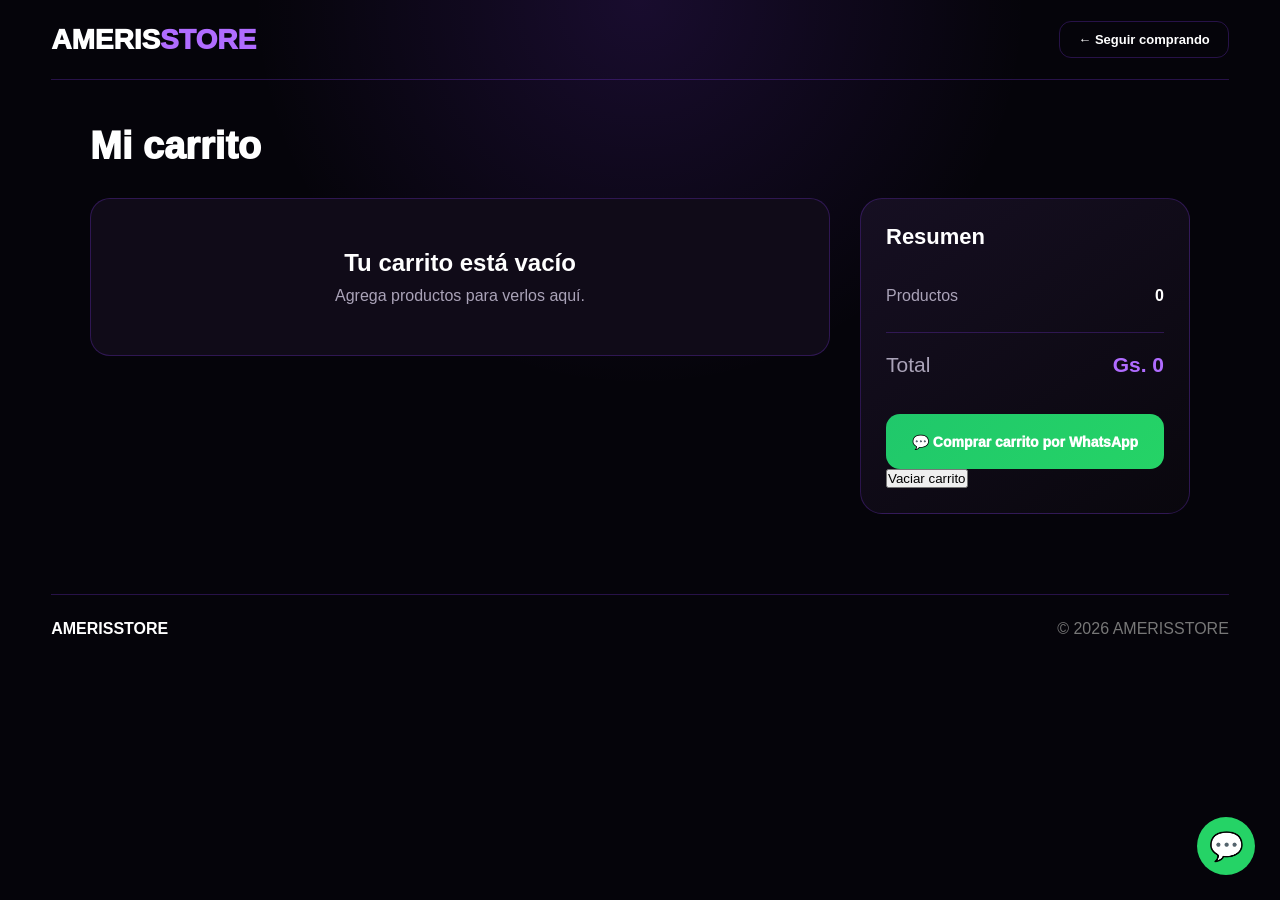
<file: carrito.html>
<!DOCTYPE html>

<html lang="es">


<head>

<meta charset="UTF-8">

<meta name="viewport" content="width=device-width, initial-scale=1.0">


<title>
AMERISSTORE | Carrito
</title>


<link rel="stylesheet" href="carrito.css">
<link rel="stylesheet" href="animaciones.css">


</head>



<body>





<!-- =========================
HEADER
========================= -->


<header class="cart-header">


<a href="index.html" class="cart-logo">

AMERIS<span>STORE</span>

</a>




<a href="index.html" class="back-button">

← Seguir comprando

</a>



</header>









<!-- =========================
CARRITO
========================= -->


<main class="cart-container">



<h1>

Mi carrito

</h1>







<section class="cart-content">





<!-- LISTA PRODUCTOS -->


<div

id="cartItems"

class="cart-items">


</div>









<!-- RESUMEN -->


<aside class="cart-summary">



<h2>

Resumen

</h2>





<div class="summary-line">


<span>

Productos

</span>


<strong id="cartCount">

0

</strong>


</div>







<div class="summary-line total">


<span>

Total

</span>


<strong id="cartTotal">

Gs. 0

</strong>


</div>







<button

id="checkoutWhatsapp"

class="checkout-button">


💬 Comprar carrito por WhatsApp


</button>







<button

id="clearCart"

class="clear-button">


Vaciar carrito


</button>





</aside>







</section>







</main>









<!-- WHATSAPP FLOTANTE -->


<a

href="https://wa.me/595981841136"

target="_blank"

class="floating-whatsapp">


💬


</a>









<!-- FOOTER -->


<footer class="cart-footer">


<strong>

AMERISSTORE

</strong>



<span>

© 2026 AMERISSTORE

</span>



</footer>








<script src="carrito.js"></script>


</body>


</html>
</file>
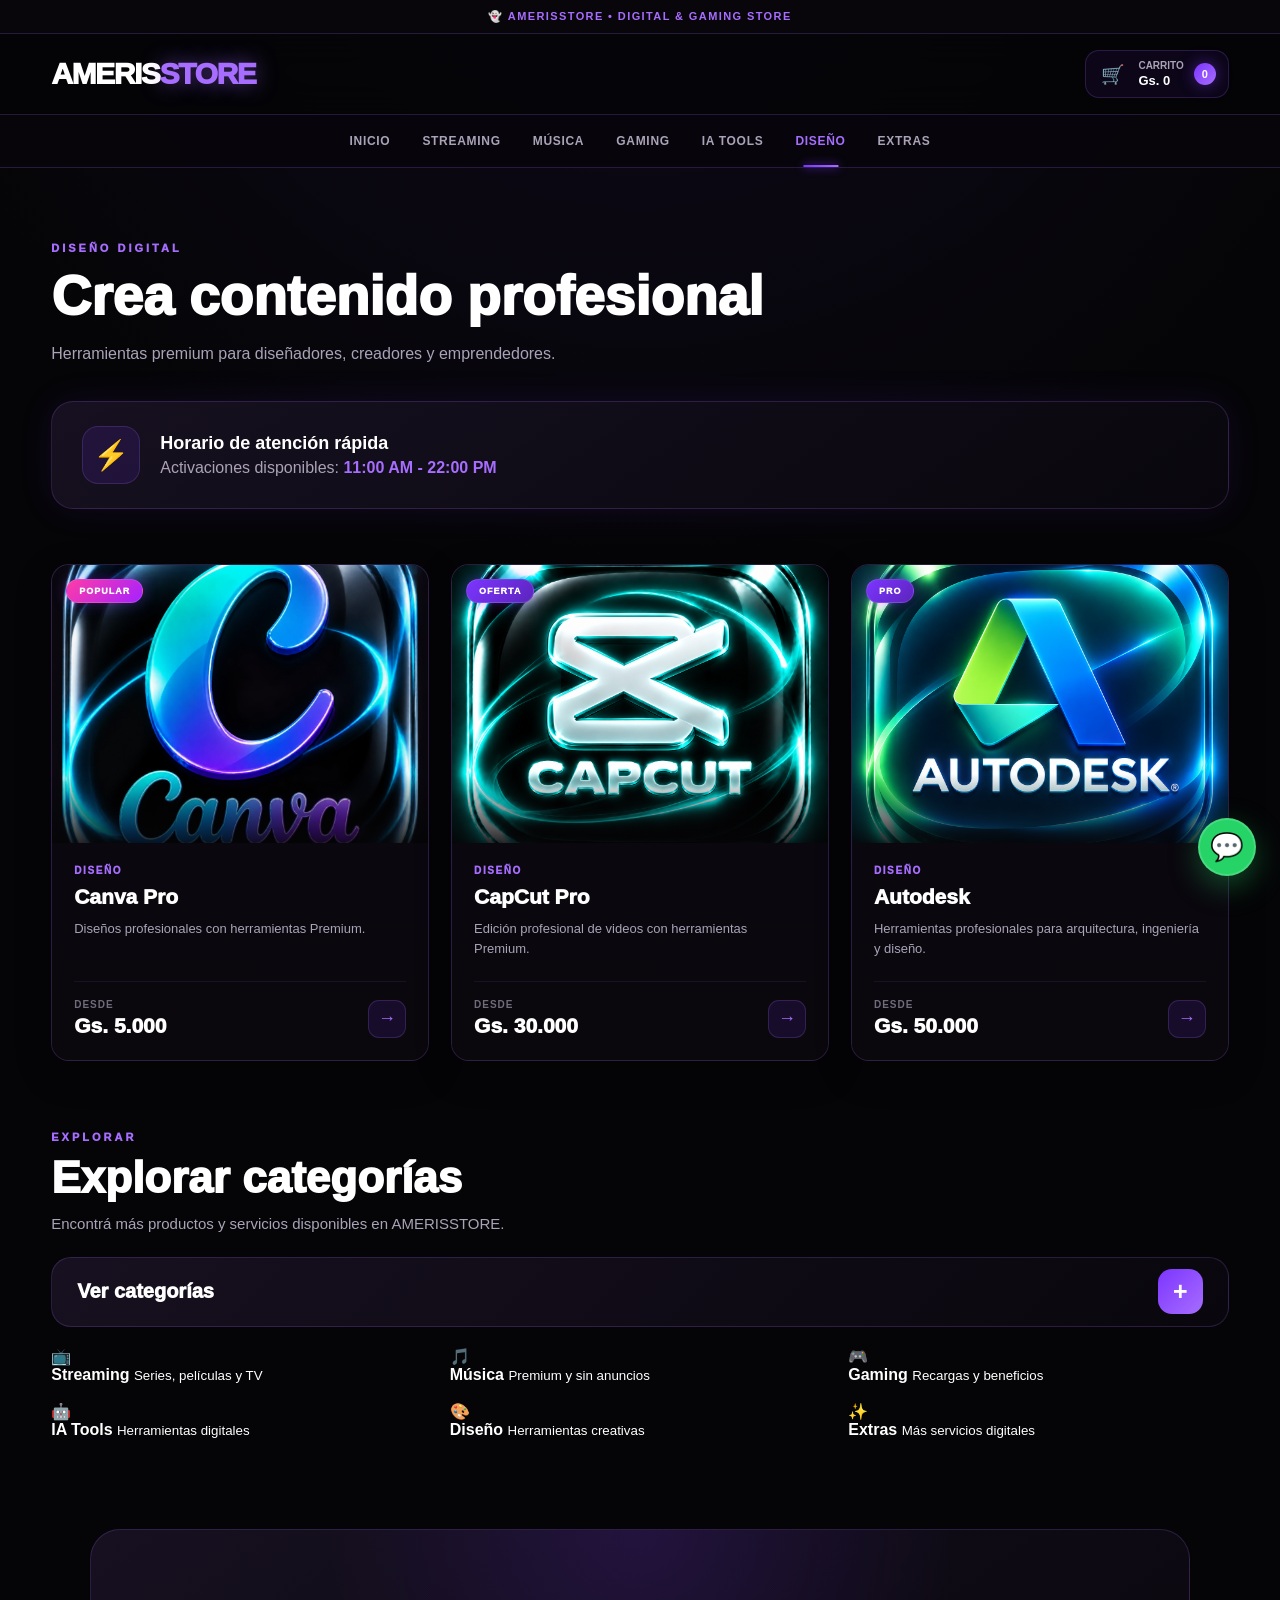
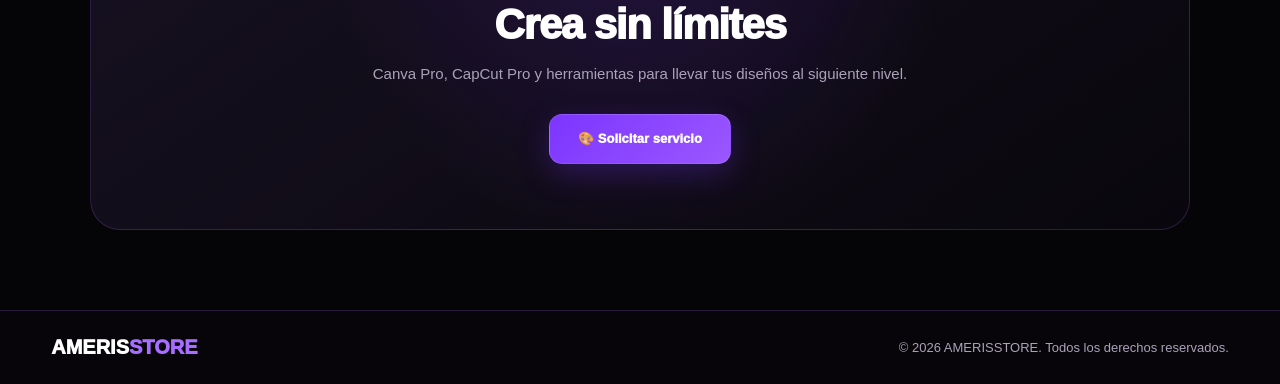
<file: diseno.html>
<!DOCTYPE html>

<html lang="es">


<head>

<meta charset="UTF-8">

<meta
name="viewport"
content="width=device-width, initial-scale=1.0"
>

<meta
name="description"
content="AMERISSTORE Diseño - Canva Pro, CapCut Pro, Autodesk y herramientas premium para creadores."
>

<title>
AMERISSTORE | Diseño
</title>


<link rel="stylesheet" href="style.css">

<link rel="stylesheet" href="animaciones.css">

<link rel="stylesheet" href="diseno.css">


</head>


<body>



<!-- =====================================================
TOP BAR
===================================================== -->


<div class="top-bar">

<span>

👻 AMERISSTORE • DIGITAL & GAMING STORE

</span>

</div>





<!-- =====================================================
HEADER
===================================================== -->


<header class="header">


<div class="header-container">



<!-- LOGO -->


<a
href="index.html"
class="logo"
>

AMERIS<span>STORE</span>

</a>





<!-- CARRITO -->


<a
href="carrito.html"
class="cart-button"
id="cart-button"
aria-label="Ver carrito"
>


<span class="cart-icon">

🛒

</span>



<div class="cart-info">


<span>

Carrito

</span>


<strong id="cart-total">

Gs. 0

</strong>


</div>



<span
class="cart-count"
id="cart-count"
>

0

</span>


</a>





<!-- MENU MOVIL -->


<button
class="menu-toggle"
id="menu-toggle"
type="button"
aria-label="Abrir menú"
aria-controls="main-menu"
aria-expanded="false"
>

☰

</button>


</div>


</header>





<!-- =====================================================
MENU PRINCIPAL
===================================================== -->


<nav
class="menu"
id="main-menu"
>


<a href="index.html">

INICIO

</a>


<a href="streaming.html">

STREAMING

</a>


<a href="musica.html">

MÚSICA

</a>


<a href="gaming.html">

GAMING

</a>


<a href="ia.html">

IA TOOLS

</a>


<a
href="diseno.html"
class="active"
>

DISEÑO

</a>


<a href="extras.html">

EXTRAS

</a>


</nav>





<!-- =====================================================
CONTENIDO
===================================================== -->


<main>



<!-- =====================================================
TITULO DISEÑO
===================================================== -->


<section class="category-header">


<span>

DISEÑO DIGITAL

</span>


<h1>

Crea contenido profesional

</h1>


<p>

Herramientas premium para diseñadores, creadores y emprendedores.

</p>


</section>





<!-- =====================================================
HORARIO
===================================================== -->


<div class="attention-card">


<div class="attention-icon">

⚡

</div>



<div>


<h3>

Horario de atención rápida

</h3>


<p>

Activaciones disponibles:

<strong>

11:00 AM - 22:00 PM

</strong>

</p>


</div>


</div>





<!-- =====================================================
PRODUCTOS
===================================================== -->


<section class="products-section">


<div class="products-grid">


<!-- =====================================================
CANVA PRO
===================================================== -->


<a

href="producto.html?id=canva"

class="product-card fade-up hover-lift"

>


<div class="product-image image-zoom">


<img

src="assets/productos/canva.png"

alt="Canva Pro"

loading="lazy"

>


<span class="product-badge popular">

POPULAR

</span>


</div>





<div class="product-info">


<span class="product-category">

DISEÑO

</span>




<h2>

Canva Pro

</h2>




<p>

Diseños profesionales con herramientas Premium.

</p>





<div class="product-bottom">


<div class="price">


<small>

Desde

</small>


<strong>

Gs. 5.000

</strong>


</div>




<span class="product-arrow">

→

</span>



</div>



</div>



</a>









<!-- =====================================================
CAPCUT PRO
===================================================== -->


<a

href="producto.html?id=capcut"

class="product-card fade-up hover-lift"

>


<div class="product-image image-zoom">


<img

src="assets/productos/capcut.png"

alt="CapCut Pro"

loading="lazy"

>


<span class="product-badge">

OFERTA

</span>


</div>





<div class="product-info">


<span class="product-category">

DISEÑO

</span>




<h2>

CapCut Pro

</h2>




<p>

Edición profesional de videos con herramientas Premium.

</p>





<div class="product-bottom">


<div class="price">


<small>

Desde

</small>


<strong>

Gs. 30.000

</strong>


</div>




<span class="product-arrow">

→

</span>



</div>



</div>



</a>









<!-- =====================================================
AUTODESK
===================================================== -->


<a

href="producto.html?id=autodesk"

class="product-card fade-up hover-lift"

>


<div class="product-image image-zoom">


<img

src="assets/productos/autodesk.png"

alt="Autodesk"

loading="lazy"

>


<span class="product-badge">

PRO

</span>


</div>





<div class="product-info">


<span class="product-category">

DISEÑO

</span>




<h2>

Autodesk

</h2>




<p>

Herramientas profesionales para arquitectura, ingeniería y diseño.

</p>





<div class="product-bottom">


<div class="price">


<small>

Desde

</small>


<strong>

Gs. 50.000

</strong>


</div>




<span class="product-arrow">

→

</span>



</div>



</div>



</a>


</div>

</section>









<!-- =====================================================
EXPLORAR CATEGORÍAS
===================================================== -->


<section class="mobile-more-products fade-up">


<div class="more-products-head">


<span class="more-eyebrow">

EXPLORAR

</span>




<h2>

Explorar categorías

</h2>




<p>

Encontrá más productos y servicios disponibles en AMERISSTORE.

</p>




</div>







<button

class="more-products-toggle"

id="moreProductsToggle"

type="button"

aria-expanded="false"

aria-controls="moreProductsMenu"

>


<span>

Ver categorías

</span>




<strong id="moreProductsIcon">

+

</strong>



</button>









<div

class="more-products-menu"

id="moreProductsMenu"

>





<a href="streaming.html">


<span class="category-menu-icon">

📺

</span>



<div>

<strong>

Streaming

</strong>


<small>

Series, películas y TV

</small>


</div>



</a>







<a href="musica.html">


<span class="category-menu-icon">

🎵

</span>



<div>

<strong>

Música

</strong>


<small>

Premium y sin anuncios

</small>


</div>



</a>







<a href="gaming.html">


<span class="category-menu-icon">

🎮

</span>



<div>

<strong>

Gaming

</strong>


<small>

Recargas y beneficios

</small>


</div>



</a>







<a href="ia.html">


<span class="category-menu-icon">

🤖

</span>



<div>

<strong>

IA Tools

</strong>


<small>

Herramientas digitales

</small>


</div>



</a>







<a href="diseno.html">


<span class="category-menu-icon">

🎨

</span>



<div>

<strong>

Diseño

</strong>


<small>

Herramientas creativas

</small>


</div>



</a>







<a href="extras.html">


<span class="category-menu-icon">

✨

</span>



<div>

<strong>

Extras

</strong>


<small>

Más servicios digitales

</small>


</div>



</a>





</div>


</section>









<!-- =====================================================
CTA FINAL
===================================================== -->


<section class="final-contact">


<h2>

Crea sin límites

</h2>




<p>

Canva Pro, CapCut Pro y herramientas para llevar tus diseños al siguiente nivel.

</p>





<a

href="https://wa.me/595981841136"

target="_blank"

rel="noopener noreferrer"

class="btn-primary"

>

🎨 Solicitar servicio

</a>




</section>









<!-- =====================================================
WHATSAPP
===================================================== -->


<a

href="https://wa.me/595981841136"

target="_blank"

rel="noopener noreferrer"

class="floating-whatsapp"

aria-label="WhatsApp"

>

💬

</a>









<!-- =====================================================
FOOTER
===================================================== -->


<footer class="footer">


<div class="footer-simple">


<strong>

AMERIS<span>STORE</span>

</strong>




<p>

© 2026 AMERISSTORE. Todos los derechos reservados.

</p>



</div>


</footer>








<script src="script.js"></script>



</body>

</html>
</file>
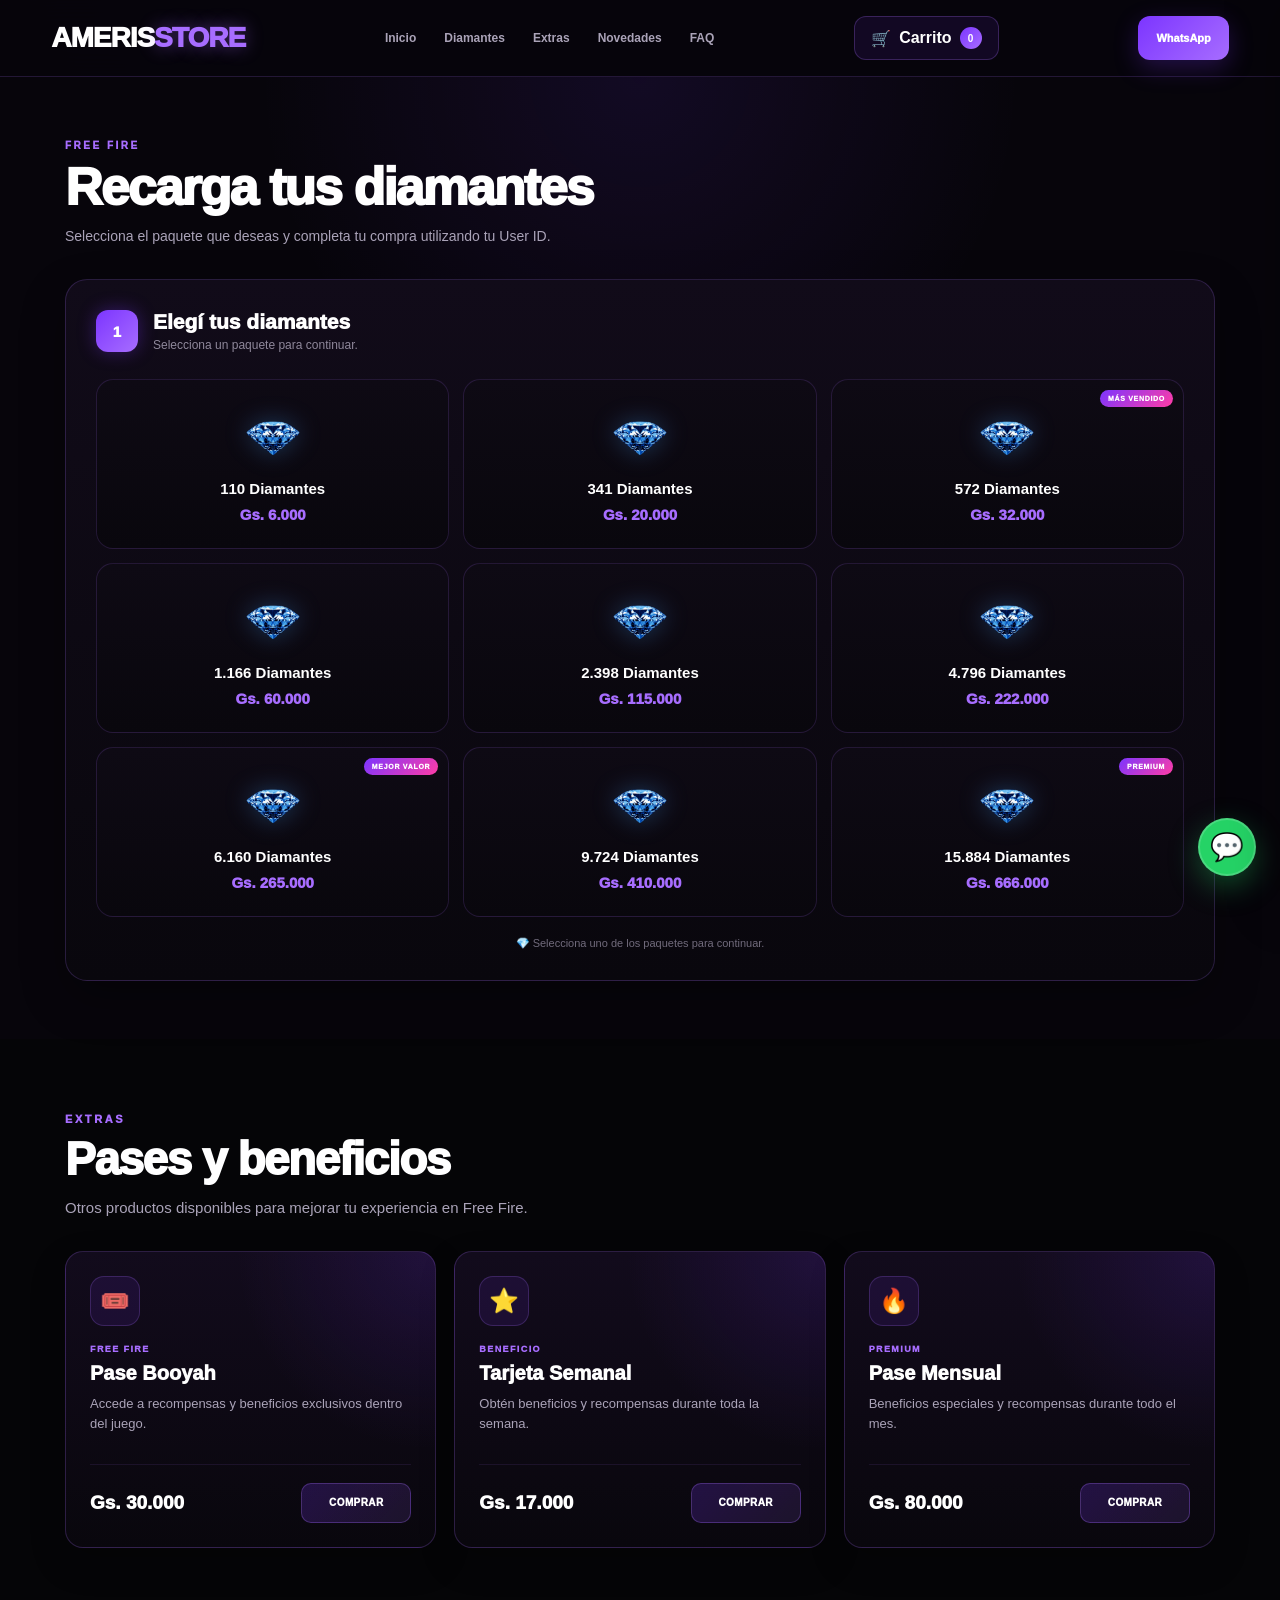
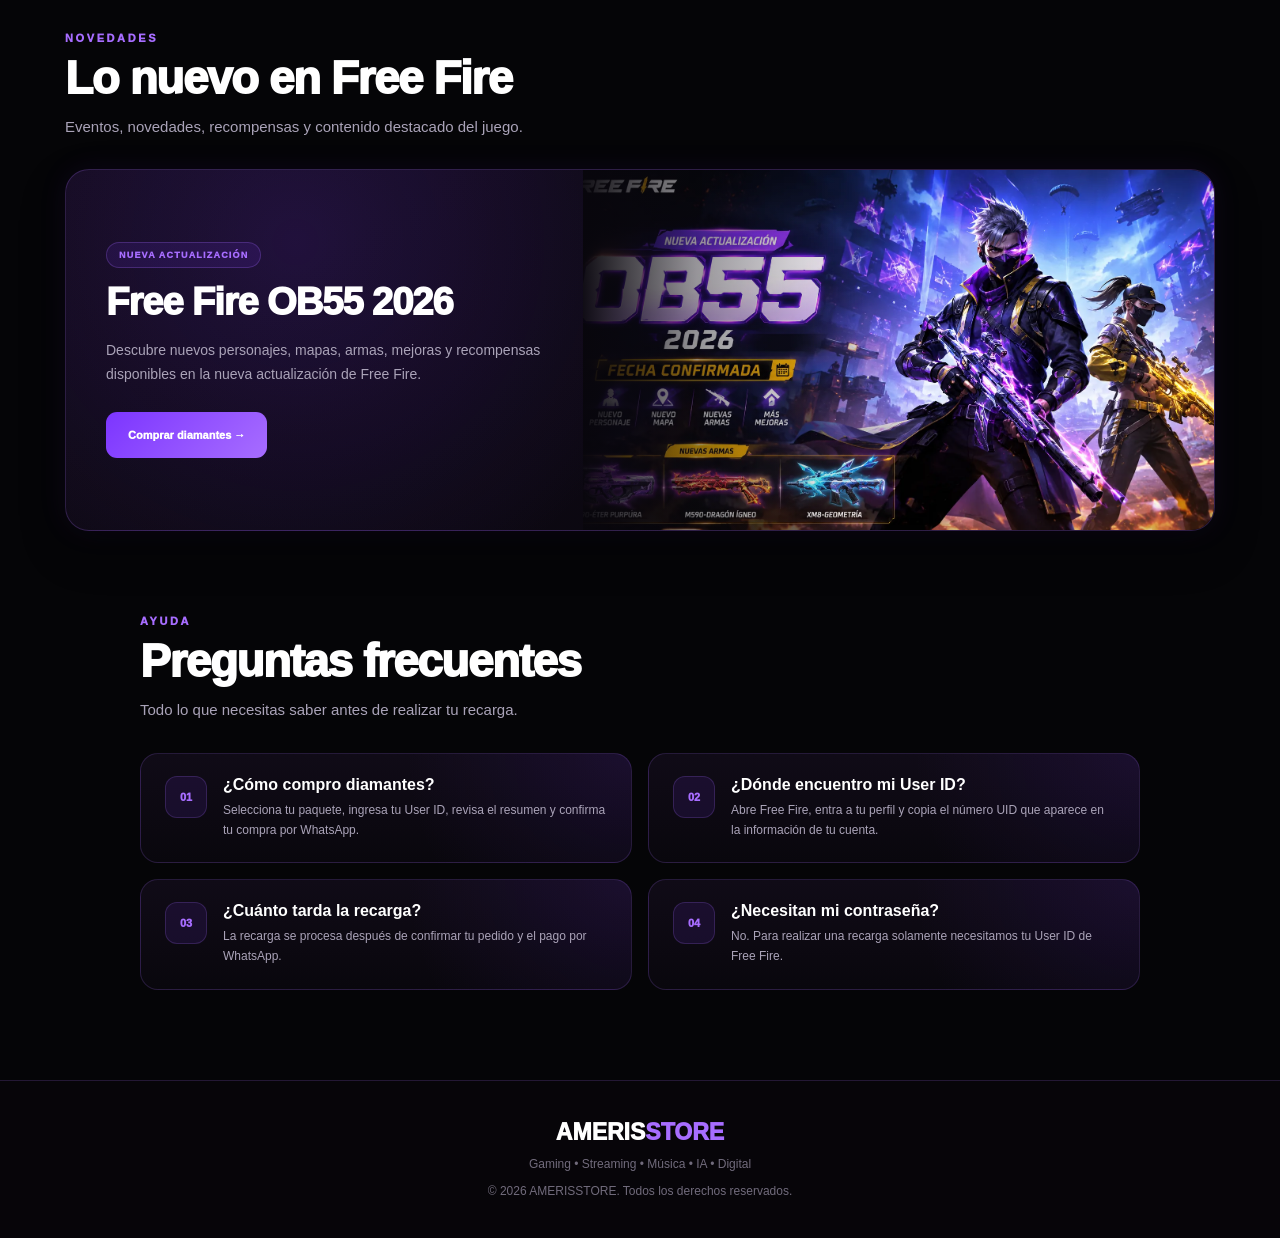
<file: freefire.html>
<!DOCTYPE html>
<html lang="es">

<head>
    <meta charset="UTF-8">
    <meta name="viewport" content="width=device-width, initial-scale=1.0">
    <meta
        name="description"
        content="Compra diamantes Free Fire por ID en AMERISSTORE."
    >

    <title>AMERISSTORE | Diamantes Free Fire</title>

    <link rel="stylesheet" href="style.css">
    <link rel="stylesheet" href="animaciones.css">
    <link rel="stylesheet" href="freefire.css">
    <script src="freefire.js"></script>
</head>

<body>

<!-- =========================================================
     HEADER
========================================================= -->

<header>

    <nav class="navbar">

        <a href="index.html" class="logo">
            AMERIS<span>STORE</span>
        </a>

        <ul>
            <li><a href="index.html">Inicio</a></li>
            <li><a href="#diamantes">Diamantes</a></li>
            <li><a href="#extras">Extras</a></li>
            <li><a href="#noticias">Novedades</a></li>
            <li><a href="#faq">FAQ</a></li>
        </ul>

        <a
            href="https://wa.me/595981841136?text=Hola%20AMERISSTORE,%20quiero%20consultar%20por%20diamantes%20de%20Free%20Fire."
            class="btn-whatsapp"
            target="_blank"
            rel="noopener noreferrer"
        >
            WhatsApp
        </a>

    </nav>

</header>


<main>

<!-- =========================================================
     DIAMANTES
========================================================= -->

<section class="ff-shop" id="diamantes">

    <div class="section-title">
        <span>FREE FIRE</span>

        <h1>Recarga tus diamantes</h1>

        <p>
            Selecciona el paquete que deseas y completa tu compra
            utilizando tu User ID.
        </p>
    </div>


    <!-- =====================================================
         PASO 1
    ====================================================== -->

    <div class="checkout-box" id="step1">

        <div class="checkout-header">

            <div class="step-number">1</div>

            <div>
                <h2>Elegí tus diamantes</h2>
                <p>Selecciona un paquete para continuar.</p>
            </div>

        </div>


        <div class="diamond-grid">

            <div
                class="diamond-card"
                data-producto="110 Diamantes 💎"
                data-precio="Gs. 6.000"
            >
                <img
                    src="assets/productos/diamond.png"
                    alt="110 Diamantes Free Fire"
                >
                <h3>110 Diamantes</h3>
                <strong>Gs. 6.000</strong>
            </div>


            <div
                class="diamond-card"
                data-producto="341 Diamantes 💎"
                data-precio="Gs. 20.000"
            >
                <img
                    src="assets/productos/diamond.png"
                    alt="341 Diamantes Free Fire"
                >
                <h3>341 Diamantes</h3>
                <strong>Gs. 20.000</strong>
            </div>


            <div
                class="diamond-card"
                data-producto="572 Diamantes 💎"
                data-precio="Gs. 32.000"
            >
                <span class="badge">MÁS VENDIDO</span>

                <img
                    src="assets/productos/diamond.png"
                    alt="572 Diamantes Free Fire"
                >

                <h3>572 Diamantes</h3>
                <strong>Gs. 32.000</strong>
            </div>


            <div
                class="diamond-card"
                data-producto="1.166 Diamantes 💎"
                data-precio="Gs. 60.000"
            >
                <img
                    src="assets/productos/diamond.png"
                    alt="1166 Diamantes Free Fire"
                >
                <h3>1.166 Diamantes</h3>
                <strong>Gs. 60.000</strong>
            </div>


            <div
                class="diamond-card"
                data-producto="2.398 Diamantes 💎"
                data-precio="Gs. 115.000"
            >
                <img
                    src="assets/productos/diamond.png"
                    alt="2398 Diamantes Free Fire"
                >
                <h3>2.398 Diamantes</h3>
                <strong>Gs. 115.000</strong>
            </div>


            <div
                class="diamond-card"
                data-producto="4.796 Diamantes 💎"
                data-precio="Gs. 222.000"
            >
                <img
                    src="assets/productos/diamond.png"
                    alt="4796 Diamantes Free Fire"
                >
                <h3>4.796 Diamantes</h3>
                <strong>Gs. 222.000</strong>
            </div>


            <div
                class="diamond-card"
                data-producto="6.160 Diamantes 💎"
                data-precio="Gs. 265.000"
            >
                <span class="badge">MEJOR VALOR</span>

                <img
                    src="assets/productos/diamond.png"
                    alt="6160 Diamantes Free Fire"
                >

                <h3>6.160 Diamantes</h3>
                <strong>Gs. 265.000</strong>
            </div>


            <div
                class="diamond-card"
                data-producto="9.724 Diamantes 💎"
                data-precio="Gs. 410.000"
            >
                <img
                    src="assets/productos/diamond.png"
                    alt="9724 Diamantes Free Fire"
                >
                <h3>9.724 Diamantes</h3>
                <strong>Gs. 410.000</strong>
            </div>


            <div
                class="diamond-card"
                data-producto="15.884 Diamantes 💎"
                data-precio="Gs. 666.000"
            >
                <span class="badge premium">PREMIUM</span>

                <img
                    src="assets/productos/diamond.png"
                    alt="15884 Diamantes Free Fire"
                >

                <h3>15.884 Diamantes</h3>
                <strong>Gs. 666.000</strong>
            </div>

        </div>


        <p class="selection-help">
            💎 Selecciona uno de los paquetes para continuar.
        </p>

    </div>


    <!-- =====================================================
         PASO 2
    ====================================================== -->

    <div class="checkout-box hidden" id="step2">

        <div class="checkout-header">

            <div class="step-number">2</div>

            <div>
                <h2>Ingresá tu User ID</h2>
                <p>
                    Necesitamos tu ID para enviar los diamantes a tu cuenta.
                </p>
            </div>

        </div>


        <div class="player-id-area">

            <label class="input-title" for="playerID">
                🎮 FREE FIRE USER ID
            </label>

            <input
                type="number"
                id="playerID"
                placeholder="Ejemplo: 123456789"
                inputmode="numeric"
                autocomplete="off"
            >

            <small>
                Ingresa únicamente números. Tu ID debe tener entre
                6 y 15 dígitos.
            </small>

        </div>


        <div class="id-guide">

            <button
                class="guide-button"
                id="openGuide"
                type="button"
            >
                <span>¿No sabés dónde encontrar tu User ID?</span>
                <span>⌄</span>
            </button>


            <div class="guide-content" id="guideContent">

                <div class="guide-image">
                    <img
                        src="assets/productos/freefire-id.png"
                        alt="Cómo encontrar el User ID de Free Fire"
                    >
                </div>


                <div class="guide-steps">

                    <div class="guide-step">
                        <div class="circle">1</div>
                        <p>Abrí Free Fire</p>
                    </div>

                    <div class="guide-step">
                        <div class="circle">2</div>
                        <p>Tocá tu avatar o perfil</p>
                    </div>

                    <div class="guide-step">
                        <div class="circle">3</div>
                        <p>Copiá el número UID</p>
                    </div>

                </div>

            </div>

        </div>


        <button
            class="continue-btn"
            id="continueStep2"
            type="button"
        >
            CONTINUAR →
        </button>

    </div>


    <!-- =====================================================
         PASO 3
    ====================================================== -->

    <div class="checkout-box hidden" id="step3">

        <div class="checkout-header">

            <div class="step-number">3</div>

            <div>
                <h2>Resumen de compra</h2>
                <p>Verifica los datos antes de enviar tu pedido.</p>
            </div>

        </div>


        <div class="summary">

            <div class="summary-row">
                <span>Paquete seleccionado</span>
                <strong id="summaryProduct">-</strong>
            </div>


            <div class="summary-row">
                <span>Precio por paquete</span>
                <strong id="summaryPrice">-</strong>
            </div>


            <div class="summary-row">
                <span>User ID</span>
                <strong id="summaryID">-</strong>
            </div>


            <div class="quantity-box">

                <span>Cantidad de paquetes</span>

                <div class="quantity-control">

                    <button
                        id="minus"
                        type="button"
                        aria-label="Reducir cantidad"
                    >
                        −
                    </button>

                    <input
                        id="quantity"
                        type="text"
                        value="1"
                        readonly
                        aria-label="Cantidad de paquetes"
                    >

                    <button
                        id="plus"
                        type="button"
                        aria-label="Aumentar cantidad"
                    >
                        +
                    </button>

                </div>

            </div>


            <div class="total-box">

                <div>
                    <p>TOTAL</p>
                    <small>Precio final del pedido</small>
                </div>

                <h2 id="totalPrice">-</h2>

            </div>


            <button
                class="buy-final"
                id="buyWhatsapp"
                type="button"
            >
                💬 COMPRAR POR WHATSAPP
            </button>


            <p class="whatsapp-note">
                Al continuar se abrirá WhatsApp con los datos
                de tu pedido preparados automáticamente.
            </p>

        </div>

    </div>

</section>


<!-- =========================================================
     EXTRAS
========================================================= -->

<section id="extras" class="ff-extra-section">

    <div class="section-title">
        <span>EXTRAS</span>
        <h2>Pases y beneficios</h2>
        <p>
            Otros productos disponibles para mejorar tu experiencia
            en Free Fire.
        </p>
    </div>


    <div class="ff-extra-grid">

        <article class="ff-extra-card">

            <div class="ff-extra-icon">🎟️</div>

            <span class="ff-extra-label">FREE FIRE</span>

            <h3>Pase Booyah</h3>

            <p>
                Accede a recompensas y beneficios exclusivos
                dentro del juego.
            </p>

            <div class="ff-extra-bottom">

                <strong>Gs. 30.000</strong>

                <button
                    class="buy-button"
                    data-producto="Pase Booyah 🎟️"
                    data-precio="Gs. 30.000"
                    type="button"
                >
                    COMPRAR
                </button>

            </div>

        </article>


        <article class="ff-extra-card">

            <div class="ff-extra-icon">⭐</div>

            <span class="ff-extra-label">BENEFICIO</span>

            <h3>Tarjeta Semanal</h3>

            <p>
                Obtén beneficios y recompensas durante toda la semana.
            </p>

            <div class="ff-extra-bottom">

                <strong>Gs. 17.000</strong>

                <button
                    class="buy-button"
                    data-producto="Tarjeta Semanal ⭐"
                    data-precio="Gs. 17.000"
                    type="button"
                >
                    COMPRAR
                </button>

            </div>

        </article>


        <article class="ff-extra-card">

            <div class="ff-extra-icon">🔥</div>

            <span class="ff-extra-label">PREMIUM</span>

            <h3>Pase Mensual</h3>

            <p>
                Beneficios especiales y recompensas durante todo el mes.
            </p>

            <div class="ff-extra-bottom">

                <strong>Gs. 80.000</strong>

                <button
                    class="buy-button"
                    data-producto="Pase Mensual 🔥"
                    data-precio="Gs. 80.000"
                    type="button"
                >
                    COMPRAR
                </button>

            </div>

        </article>

    </div>

</section>


<!-- =========================================================
     NOVEDADES
========================================================= -->

<section id="noticias" class="ff-news-section">

    <div class="section-title">
        <span>NOVEDADES</span>
        <h2>Lo nuevo en Free Fire</h2>
        <p>
            Eventos, novedades, recompensas y contenido destacado del juego.
        </p>
    </div>


    <article class="ff-news-card">

        <div class="ff-news-content">

            <span class="ff-news-tag">
                NUEVA ACTUALIZACIÓN
            </span>

            <h3>
                Free Fire OB55 2026
            </h3>

            <p>
                Descubre nuevos personajes, mapas, armas, mejoras
                y recompensas disponibles en la nueva actualización
                de Free Fire.
            </p>

            <a
                href="#diamantes"
                class="ff-news-button"
            >
                Comprar diamantes →
            </a>

        </div>


        <div class="ff-news-image">

            <img
                src="assets/productos/freefire-news.png"
                alt="Novedades Free Fire"
                loading="lazy"
            >

        </div>

    </article>

</section>


<!-- =========================================================
     FAQ
========================================================= -->

<section id="faq" class="ff-faq-section">

    <div class="section-title">
        <span>AYUDA</span>
        <h2>Preguntas frecuentes</h2>
        <p>
            Todo lo que necesitas saber antes de realizar tu recarga.
        </p>
    </div>


    <div class="ff-faq-grid">

        <article class="ff-faq-card">

            <div class="ff-faq-icon">01</div>

            <div>
                <h3>¿Cómo compro diamantes?</h3>
                <p>
                    Selecciona tu paquete, ingresa tu User ID,
                    revisa el resumen y confirma tu compra por WhatsApp.
                </p>
            </div>

        </article>


        <article class="ff-faq-card">

            <div class="ff-faq-icon">02</div>

            <div>
                <h3>¿Dónde encuentro mi User ID?</h3>
                <p>
                    Abre Free Fire, entra a tu perfil y copia el número UID
                    que aparece en la información de tu cuenta.
                </p>
            </div>

        </article>


        <article class="ff-faq-card">

            <div class="ff-faq-icon">03</div>

            <div>
                <h3>¿Cuánto tarda la recarga?</h3>
                <p>
                    La recarga se procesa después de confirmar tu pedido
                    y el pago por WhatsApp.
                </p>
            </div>

        </article>


        <article class="ff-faq-card">

            <div class="ff-faq-icon">04</div>

            <div>
                <h3>¿Necesitan mi contraseña?</h3>
                <p>
                    No. Para realizar una recarga solamente necesitamos
                    tu User ID de Free Fire.
                </p>
            </div>

        </article>

    </div>

</section>

</main>


<!-- =========================================================
     WHATSAPP FLOTANTE
========================================================= -->

<a
    href="https://wa.me/595981841136?text=Hola%20AMERISSTORE,%20quiero%20consultar%20por%20diamantes%20de%20Free%20Fire."
    target="_blank"
    rel="noopener noreferrer"
    class="floating-whatsapp"
    aria-label="Contactar con AMERISSTORE por WhatsApp"
>
    💬
</a>


<!-- =========================================================
     FOOTER
========================================================= -->

<footer>

    <h3>
        AMERIS<span>STORE</span>
    </h3>

    <p>
        Gaming • Streaming • Música • IA • Digital
    </p>

    <p>
        © 2026 AMERISSTORE. Todos los derechos reservados.
    </p>

</footer>


<script src="freefire.js"></script>

</body>
</html>
</file>
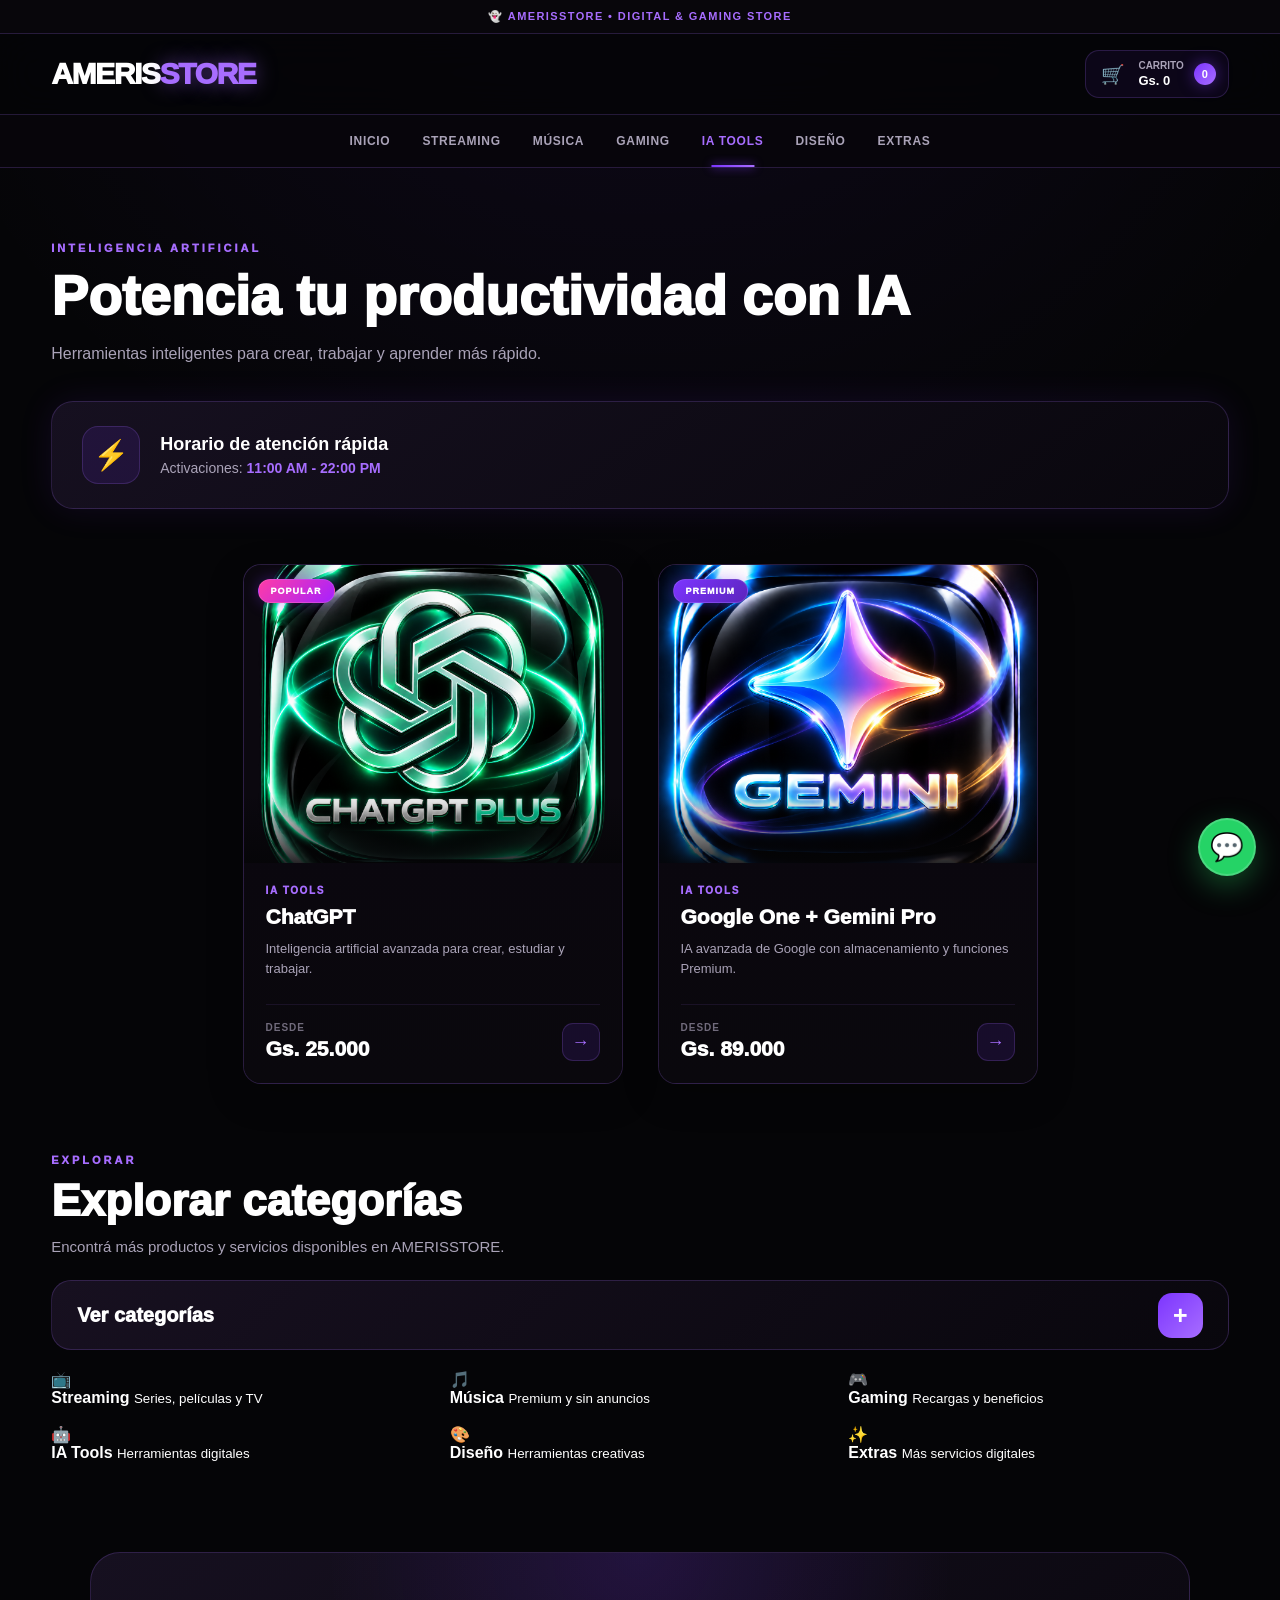
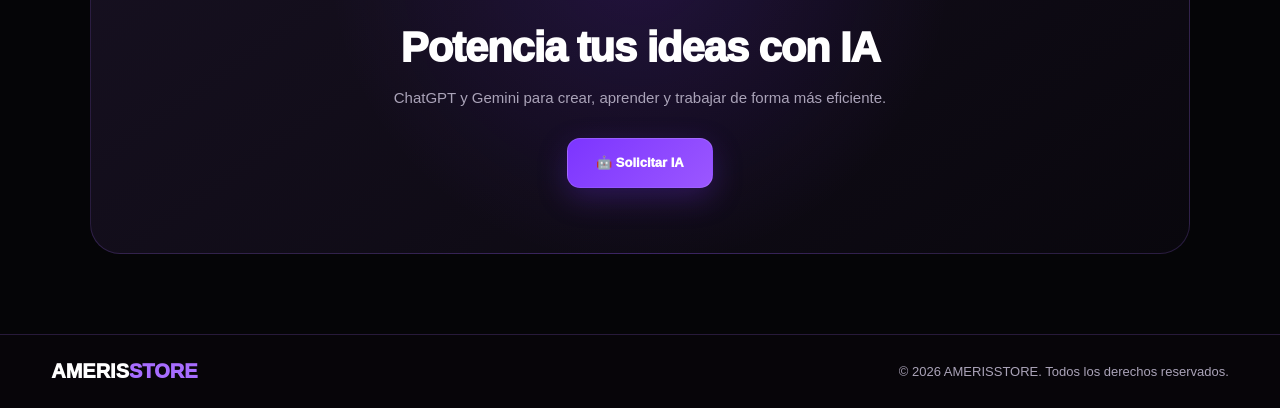
<file: ia.html>
<!DOCTYPE html>

<html lang="es">


<head>


<meta charset="UTF-8">


<meta
name="viewport"
content="width=device-width, initial-scale=1.0"
>


<meta
name="description"
content="AMERISSTORE IA Tools - ChatGPT, Gemini Pro y herramientas de inteligencia artificial."
>


<title>
AMERISSTORE | IA Tools
</title>



<link rel="stylesheet" href="style.css">

<link rel="stylesheet" href="animaciones.css">

<link rel="stylesheet" href="ia.css">


</head>



<body>





<!-- =====================================================
TOP BAR
===================================================== -->


<div class="top-bar">


<span>

👻 AMERISSTORE • DIGITAL & GAMING STORE

</span>


</div>









<!-- =====================================================
HEADER
===================================================== -->


<header class="header">


<div class="header-container">





<!-- LOGO -->


<a

href="index.html"

class="logo"

>

AMERIS<span>STORE</span>


</a>









<!-- CARRITO -->


<a

href="carrito.html"

class="cart-button"

id="cart-button"

aria-label="Ver carrito"

>


<span class="cart-icon">

🛒

</span>





<div class="cart-info">


<span>

Carrito

</span>



<strong id="cart-total">

Gs. 0

</strong>



</div>






<span

class="cart-count"

id="cart-count"

>

0

</span>




</a>









<!-- MENU MOVIL -->


<button

class="menu-toggle"

id="menu-toggle"

type="button"

aria-label="Abrir menú"

aria-controls="main-menu"

aria-expanded="false"

>

☰

</button>







</div>


</header>









<!-- =====================================================
MENU PRINCIPAL
===================================================== -->


<nav

class="menu"

id="main-menu"

>


<a href="index.html">

INICIO

</a>




<a href="streaming.html">

STREAMING

</a>




<a href="musica.html">

MÚSICA

</a>




<a href="gaming.html">

GAMING

</a>




<a href="ia.html" class="active">

IA TOOLS

</a>




<a href="diseno.html">

DISEÑO

</a>




<a href="extras.html">

EXTRAS

</a>



</nav>









<!-- =====================================================
CONTENIDO
===================================================== -->


<main>







<!-- =====================================================
TITULO IA
===================================================== -->


<section class="category-header">


<span>

INTELIGENCIA ARTIFICIAL

</span>






<h1>

Potencia tu productividad con IA

</h1>






<p>

Herramientas inteligentes para crear, trabajar y aprender más rápido.

</p>




</section>









<!-- =====================================================
HORARIO
===================================================== -->


<div class="attention-card">



<div class="attention-icon">

⚡

</div>






<div>


<h3>

Horario de atención rápida

</h3>




<p>

Activaciones:

<strong>

11:00 AM - 22:00 PM

</strong>


</p>




</div>




</div>









<!-- PRODUCTOS CONTINÚA -->


<section class="products-section">


<div class="products-grid">




<!-- =====================================================
CHATGPT
===================================================== -->


<a

href="producto.html?id=chatgpt"

class="product-card fade-up hover-lift"

>



<div class="product-image image-zoom">


<img

src="assets/productos/chatgpt.png"

alt="ChatGPT"

loading="lazy"

>




<span class="product-badge popular">

POPULAR

</span>



</div>







<div class="product-info">


<span class="product-category">

IA TOOLS

</span>







<h2>

ChatGPT

</h2>







<p>

Inteligencia artificial avanzada para crear, estudiar y trabajar.

</p>







<div class="product-bottom">



<div class="price">


<small>

Desde

</small>




<strong>

Gs. 25.000

</strong>



</div>





<span class="product-arrow">

→

</span>





</div>





</div>





</a>









<!-- =====================================================
GOOGLE ONE + GEMINI PRO
===================================================== -->


<a

href="producto.html?id=gemini"

class="product-card fade-up hover-lift"

>



<div class="product-image image-zoom">


<img

src="assets/productos/gemini.png"

alt="Google One + Gemini Pro"

loading="lazy"

>




<span class="product-badge">

PREMIUM

</span>



</div>







<div class="product-info">


<span class="product-category">

IA TOOLS

</span>







<h2>

Google One + Gemini Pro

</h2>







<p>

IA avanzada de Google con almacenamiento y funciones Premium.

</p>







<div class="product-bottom">



<div class="price">


<small>

Desde

</small>




<strong>

Gs. 89.000

</strong>



</div>





<span class="product-arrow">

→

</span>





</div>





</div>





</a>


</div>

</section>









<!-- =====================================================
EXPLORAR CATEGORÍAS
===================================================== -->


<section class="mobile-more-products fade-up">


<div class="more-products-head">


<span class="more-eyebrow">

EXPLORAR

</span>





<h2>

Explorar categorías

</h2>





<p>

Encontrá más productos y servicios disponibles en AMERISSTORE.

</p>




</div>









<button

class="more-products-toggle"

id="moreProductsToggle"

type="button"

aria-expanded="false"

aria-controls="moreProductsMenu"

>


<span>

Ver categorías

</span>





<strong id="moreProductsIcon">

+

</strong>




</button>









<div

class="more-products-menu"

id="moreProductsMenu"

>







<a href="streaming.html">


<span class="category-menu-icon">

📺

</span>




<div>


<strong>

Streaming

</strong>



<small>

Series, películas y TV

</small>


</div>



</a>









<a href="musica.html">


<span class="category-menu-icon">

🎵

</span>




<div>


<strong>

Música

</strong>



<small>

Premium y sin anuncios

</small>


</div>



</a>









<a href="gaming.html">


<span class="category-menu-icon">

🎮

</span>




<div>


<strong>

Gaming

</strong>



<small>

Recargas y beneficios

</small>


</div>



</a>









<a href="ia.html">


<span class="category-menu-icon">

🤖

</span>




<div>


<strong>

IA Tools

</strong>



<small>

Herramientas digitales

</small>


</div>



</a>









<a href="diseno.html">


<span class="category-menu-icon">

🎨

</span>




<div>


<strong>

Diseño

</strong>



<small>

Herramientas creativas

</small>


</div>



</a>









<a href="extras.html">


<span class="category-menu-icon">

✨

</span>




<div>


<strong>

Extras

</strong>



<small>

Más servicios digitales

</small>


</div>



</a>







</div>


</section>









<!-- =====================================================
CTA FINAL
===================================================== -->


<section class="final-contact">


<h2>

Potencia tus ideas con IA

</h2>




<p>

ChatGPT y Gemini para crear, aprender y trabajar de forma más eficiente.

</p>






<a

href="https://wa.me/595981841136"

target="_blank"

rel="noopener noreferrer"

class="btn-primary"

>

🤖 Solicitar IA

</a>



</section>









<!-- =====================================================
WHATSAPP
===================================================== -->


<a

href="https://wa.me/595981841136"

target="_blank"

rel="noopener noreferrer"

class="floating-whatsapp"

aria-label="WhatsApp"

>

💬

</a>









<!-- =====================================================
FOOTER
===================================================== -->


<footer class="footer">


<div class="footer-simple">


<strong>

AMERIS<span>STORE</span>

</strong>





<p>

© 2026 AMERISSTORE. Todos los derechos reservados.

</p>




</div>


</footer>








<script src="script.js"></script>


</body>


</html>
</file>
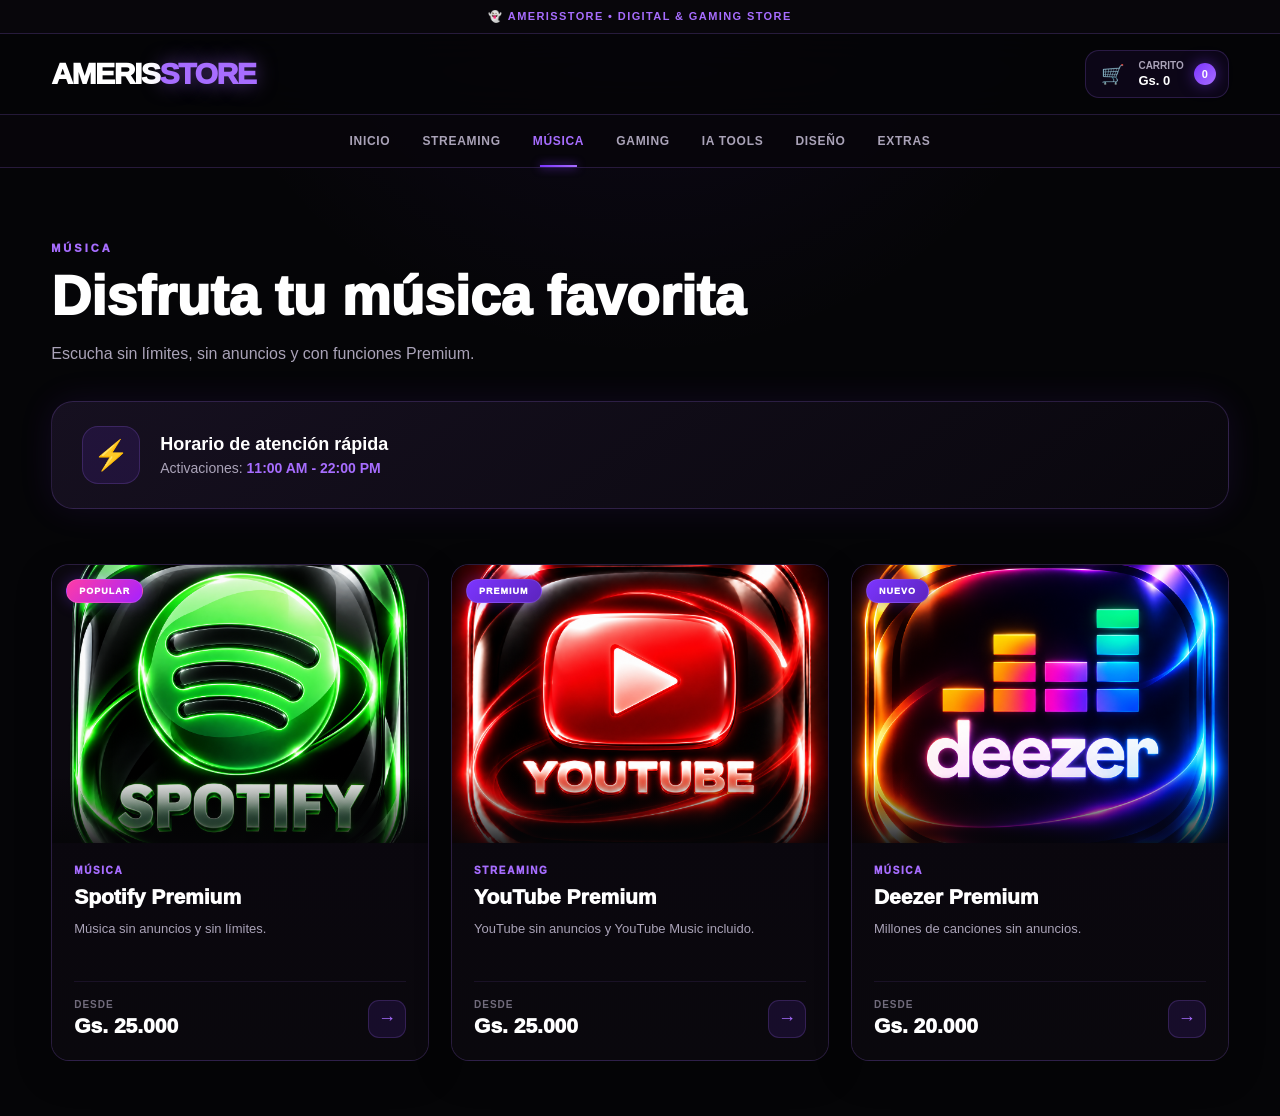
<file: musica.html>
<!DOCTYPE html>

<html lang="es">


<head>


<meta charset="UTF-8">


<meta
name="viewport"
content="width=device-width, initial-scale=1.0"
>


<meta
name="description"
content="AMERISSTORE Música - Spotify Premium, YouTube Premium y Deezer."
>


<title>
AMERISSTORE | Música
</title>



<link rel="stylesheet" href="style.css">

<link rel="stylesheet" href="animaciones.css">

<link rel="stylesheet" href="musica.css">


</head>



<body>



<!-- =====================================================
TOP BAR
===================================================== -->


<div class="top-bar">


<span>

👻 AMERISSTORE • DIGITAL & GAMING STORE

</span>


</div>









<!-- =====================================================
HEADER
===================================================== -->


<header class="header">


<div class="header-container">





<a
href="index.html"
class="logo"
>

AMERIS<span>STORE</span>


</a>









<!-- CARRITO -->


<a
href="carrito.html"
class="cart-button"
id="cart-button"
aria-label="Ver carrito"
>


<span class="cart-icon">

🛒

</span>




<div class="cart-info">


<span>

Carrito

</span>




<strong id="cart-total">

Gs. 0

</strong>



</div>






<span

class="cart-count"

id="cart-count"

>

0

</span>



</a>









<button

class="menu-toggle"

id="menu-toggle"

type="button"

aria-label="Abrir menú"

aria-controls="main-menu"

aria-expanded="false"

>


☰


</button>






</div>


</header>









<!-- =====================================================
MENU
===================================================== -->


<nav

class="menu"

id="main-menu"

>


<a href="index.html">

INICIO

</a>


<a href="streaming.html">

STREAMING

</a>



<a href="musica.html" class="active">

MÚSICA

</a>



<a href="gaming.html">

GAMING

</a>



<a href="ia.html">

IA TOOLS

</a>



<a href="diseno.html">

DISEÑO

</a>



<a href="extras.html">

EXTRAS

</a>


</nav>









<!-- =====================================================
CONTENIDO
===================================================== -->


<main>




<section class="category-header">


<span>

MÚSICA

</span>



<h1>

Disfruta tu música favorita

</h1>



<p>

Escucha sin límites, sin anuncios y con funciones Premium.

</p>



</section>









<!-- HORARIO -->


<div class="attention-card">


<div class="attention-icon">

⚡

</div>




<div>


<h3>

Horario de atención rápida

</h3>



<p>

Activaciones:

<strong>

11:00 AM - 22:00 PM

</strong>

</p>


</div>



</div>






<!-- PRODUCTOS -->


<section class="products-section">


<div class="products-grid">



<!-- =====================================================
SPOTIFY PREMIUM
===================================================== -->


<a
href="producto.html?id=spotify"
class="product-card fade-up hover-lift"
>


<div class="product-image image-zoom">


<img
src="assets/productos/spotify.png"
alt="Spotify Premium"
loading="lazy"
>


<span class="product-badge popular">

POPULAR

</span>


</div>




<div class="product-info">


<span class="product-category">

MÚSICA

</span>




<h2>

Spotify Premium

</h2>




<p>

Música sin anuncios y sin límites.

</p>




<div class="product-bottom">


<div class="price">


<small>

Desde

</small>


<strong>

Gs. 25.000

</strong>


</div>



<span class="product-arrow">

→

</span>



</div>



</div>



</a>









<!-- =====================================================
YOUTUBE PREMIUM
===================================================== -->


<a
href="producto.html?id=youtube"
class="product-card fade-up hover-lift"
>


<div class="product-image image-zoom">


<img
src="assets/productos/youtube.png"
alt="YouTube Premium"
loading="lazy"
>


<span class="product-badge">

PREMIUM

</span>


</div>




<div class="product-info">


<span class="product-category">

STREAMING

</span>




<h2>

YouTube Premium

</h2>




<p>

YouTube sin anuncios y YouTube Music incluido.

</p>




<div class="product-bottom">


<div class="price">


<small>

Desde

</small>


<strong>

Gs. 25.000

</strong>


</div>



<span class="product-arrow">

→

</span>



</div>



</div>



</a>









<!-- =====================================================
DEEZER
===================================================== -->


<a
href="producto.html?id=deezer"
class="product-card fade-up hover-lift"
>


<div class="product-image image-zoom">


<img
src="assets/productos/deezer.png"
alt="Deezer Premium"
loading="lazy"
>


<span class="product-badge">

NUEVO

</span>


</div>




<div class="product-info">


<span class="product-category">

MÚSICA

</span>




<h2>

Deezer Premium

</h2>




<p>

Millones de canciones sin anuncios.

</p>




<div class="product-bottom">


<div class="price">


<small>

Desde

</small>


<strong>

Gs. 20.000

</strong>


</div>



<span class="product-arrow">

→

</span>



</div>



</div>



</a>
</file>
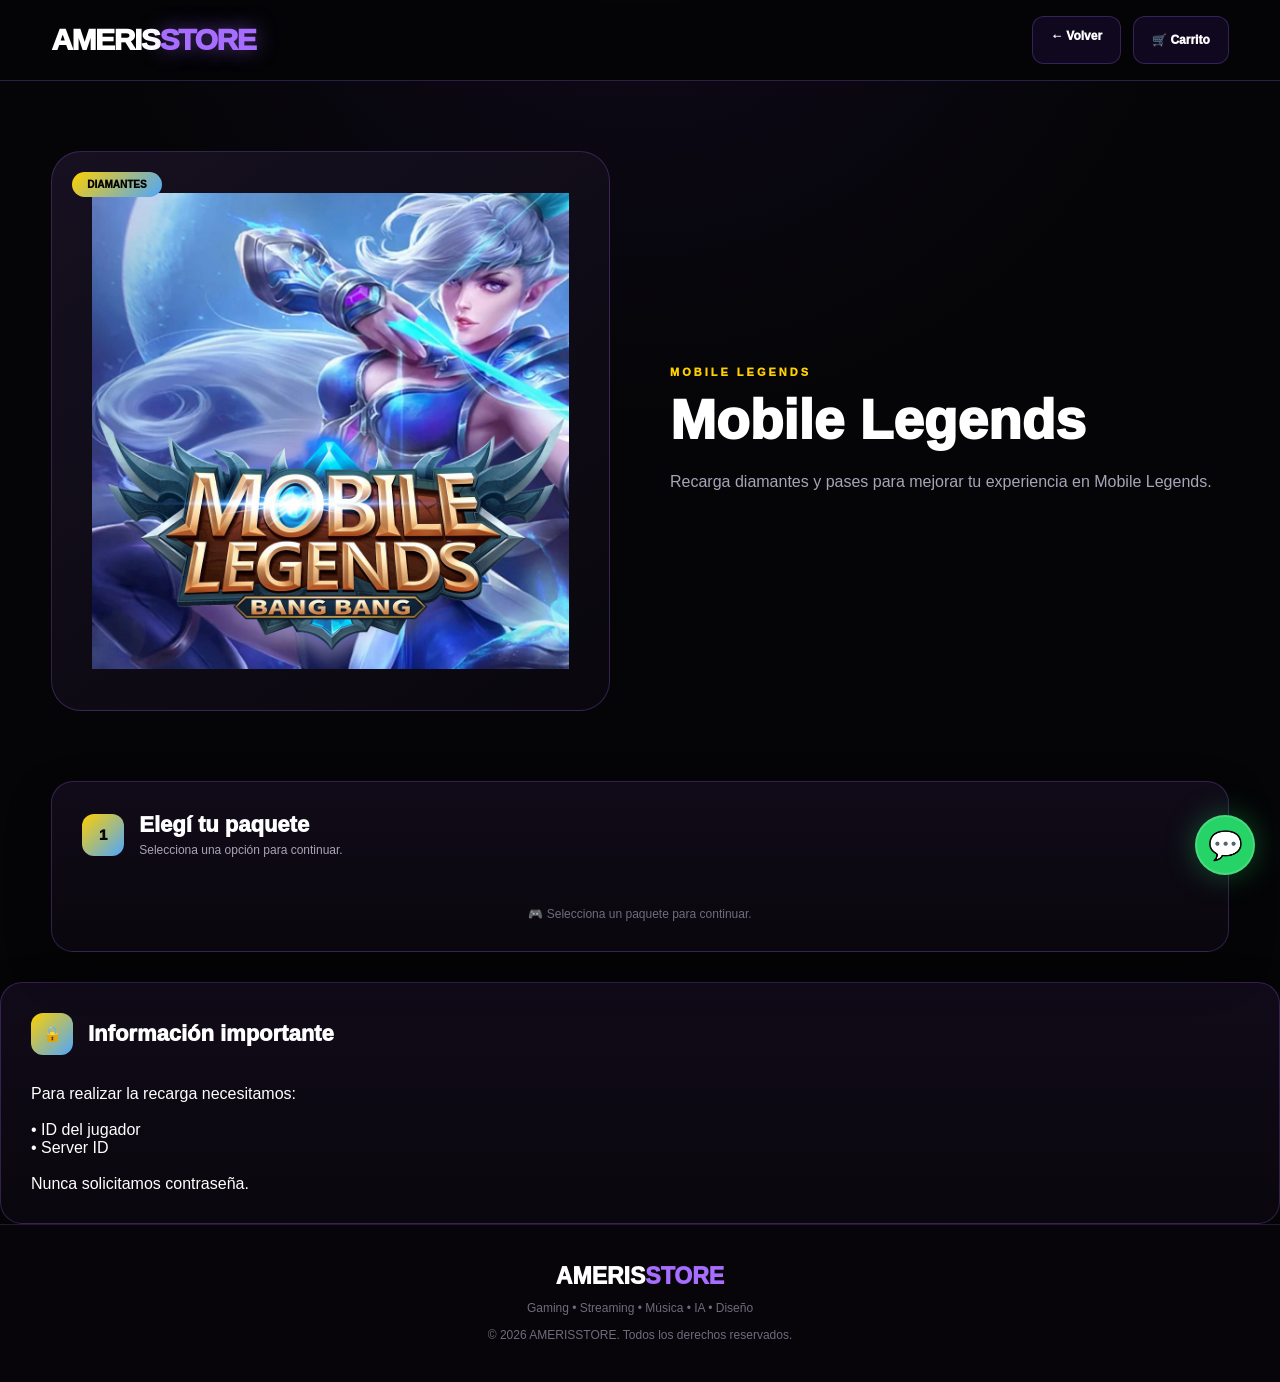
<file: producto-gaming.html>
<!DOCTYPE html>

<html lang="es">


<head>


<meta charset="UTF-8">


<meta name="viewport" content="width=device-width, initial-scale=1.0">



<meta
name="description"
content="Recargas gaming AMERISSTORE"
>



<title>

AMERISSTORE | Gaming

</title>




<link rel="stylesheet" href="style.css">

<link rel="stylesheet" href="animaciones.css">

<link rel="stylesheet" href="productogaming.css">



</head>





<body>







<!-- =========================
HEADER
========================= -->


<header class="gaming-header">



<div class="gaming-header-container">





<a

href="index.html"

class="logo">


AMERIS<span>STORE</span>


</a>







<div class="gaming-actions">


<a

href="gaming.html"

class="back-button">


← Volver


</a>




<a

href="carrito.html"

class="cart-button">


🛒 Carrito


</a>



</div>





</div>


</header>









<!-- =========================
PRODUCTO PRINCIPAL
========================= -->


<main>





<section class="gaming-product">





<!-- IMAGEN -->


<div class="gaming-image-box fade-up">



<span

class="gaming-badge"

id="gameBadge">


GAMING


</span>




<img

id="gameImage"

src="assets/productos/mobilelegends.png"

alt="Juego"

>





</div>









<!-- INFORMACIÓN -->


<div class="gaming-info fade-up">





<span

class="gaming-category"

id="gameCategory">


GAMING


</span>







<h1

id="gameTitle">


Juego


</h1>







<p

id="gameDescription">


Descripción del juego.


</p>






</div>







</section>
<!-- =========================
PASO 1
PAQUETES
========================= -->


<section class="gaming-checkout">



<div class="checkout-box fade-up">



<div class="checkout-header">


<div class="step-number">

1

</div>




<div>


<h2>

Elegí tu paquete

</h2>



<p>

Selecciona una opción para continuar.

</p>



</div>


</div>








<div

class="diamond-grid"

id="packagesContainer">


<!-- PRODUCTOS GENERADOS POR JS -->


</div>






<p class="selection-help">

🎮 Selecciona un paquete para continuar.

</p>





</div>





</section>









<!-- =========================
PASO 2
DATOS DEL JUGADOR
========================= -->


<section

class="gaming-checkout hidden"

id="step2">





<div class="checkout-box">



<div class="checkout-header">


<div class="step-number">

2

</div>




<div>


<h2>

Datos del jugador

</h2>




<p>

Necesitamos estos datos para realizar la recarga.

</p>



</div>



</div>









<div class="player-id-area">



<label

class="input-title"

id="playerLabel">


🎮 ID DEL JUGADOR


</label>





<input

type="text"

id="playerID"

placeholder="Ingresá tu ID"

autocomplete="off"

>



</div>









<!-- SERVER MOBILE LEGENDS -->


<div

class="player-id-area"

id="serverContainer"

style="display:none;">



<label

class="input-title">


🌐 SERVER ID


</label>





<input

type="text"

id="serverID"

placeholder="Ingresá tu servidor"

>


</div>









<button

class="continue-btn"

id="continueButton">


CONTINUAR →

</button>





</div>





</section>
<!-- =========================
PASO 3
RESUMEN
========================= -->


<section

class="gaming-checkout hidden"

id="step3">





<div class="checkout-box">



<div class="checkout-header">


<div class="step-number">

3

</div>




<div>


<h2>

Resumen de compra

</h2>



<p>

Verifica tus datos antes de enviar el pedido.

</p>



</div>



</div>









<div class="summary">






<div class="summary-row">


<span>

Producto

</span>



<strong

id="summaryProduct">

-

</strong>



</div>









<div class="summary-row">


<span>

ID Jugador

</span>



<strong

id="summaryID">

-

</strong>



</div>









<div

class="summary-row"

id="summaryServerRow"

style="display:none;">


<span>

Servidor

</span>



<strong

id="summaryServer">

-

</strong>



</div>









<div class="summary-row">


<span>

Precio

</span>



<strong

id="summaryPrice">

-

</strong>



</div>







</div>









<button

class="buy-final"

id="buyWhatsapp">


💬 COMPRAR POR WHATSAPP


</button>





<p class="whatsapp-note">


Al continuar se abrirá WhatsApp con los datos de tu pedido preparados automáticamente.


</p>







</div>





</section>









<!-- =========================
INFORMACIÓN IMPORTANTE
========================= -->


<section class="checkout-box info-game">





<div class="checkout-header">


<div class="step-number">

🔒

</div>




<div>


<h2>

Información importante

</h2>



</div>



</div>








<p id="gameInfo">


Para realizar la recarga solamente necesitamos tu ID de jugador.


<br><br>


Nunca solicitamos la contraseña de tu cuenta.


</p>






</section>









</main>









<!-- =========================
WHATSAPP FLOTANTE
========================= -->


<a

href="https://wa.me/595981841136"

target="_blank"

class="floating-whatsapp">


💬


</a>









<!-- =========================
FOOTER
========================= -->


<footer>


<h3>

AMERIS<span>STORE</span>


</h3>




<p>

Gaming • Streaming • Música • IA • Diseño

</p>




<p>

© 2026 AMERISSTORE. Todos los derechos reservados.

</p>



</footer>








<script src="productogaming.js"></script>



</body>


</html>
</file>
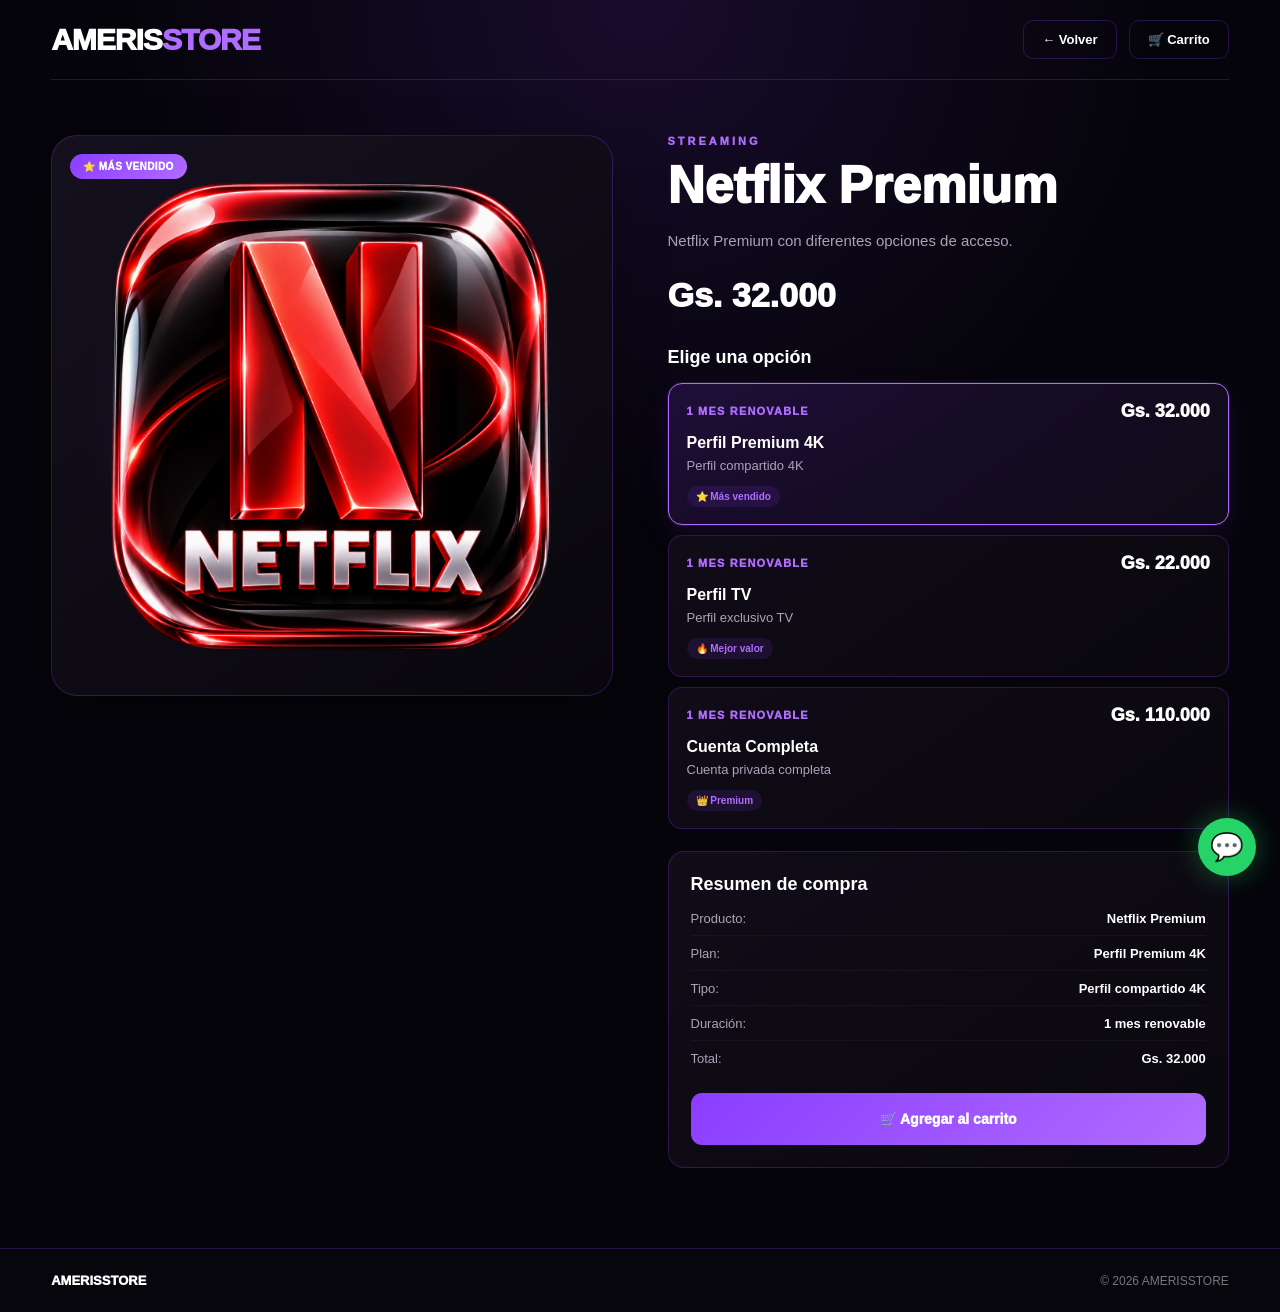
<file: producto.html>
<!DOCTYPE html>

<html lang="es">


<head>

<meta charset="UTF-8">

<meta name="viewport" content="width=device-width, initial-scale=1.0">


<title>
AMERISSTORE | Producto
</title>


<link rel="stylesheet" href="producto.css">
<link rel="stylesheet" href="animaciones.css">

</head>



<body>




<!-- =========================
HEADER
========================= -->


<header class="product-header">


<div class="product-logo">

AMERIS<span>STORE</span>

</div>



<div class="product-actions">


<a href="index.html">

← Volver

</a>



<a
href="index.html#cart-button">

🛒 Carrito

</a>



</div>


</header>









<!-- =========================
PRODUCTO
========================= -->


<section class="product-detail">





<!-- IMAGEN -->

<div class="product-gallery">


<div class="main-product-image">


<div
class="product-badge"
id="productBadge">

OFERTA

</div>



<img

id="productImage"

src="assets/productos/netflix.png"

alt="Producto"

>


</div>


</div>









<!-- INFORMACIÓN -->

<div class="product-information">



<span

id="productCategory"

class="product-category">

STREAMING

</span>







<h1 id="productName">

Producto

</h1>







<p id="productDescription">

Descripción del producto.

</p>









<!-- PRECIO -->

<div class="product-price-box">


<strong id="productPrice">

Gs.0

</strong>


</div>









<!-- PLANES -->

<div class="product-plans">


<h2>

Elige una opción

</h2>



<div

id="plansContainer"

class="plans-list">


</div>



</div>









<!-- RESUMEN -->

<div class="purchase-box">


<h3>

Resumen de compra

</h3>





<div class="purchase-summary">



<div>

Producto:

<strong id="summaryProduct">

-

</strong>

</div>





<div>

Plan:

<strong id="summaryPlan">

-

</strong>

</div>





<div>

Tipo:

<strong id="summaryType">

-

</strong>

</div>





<div>

Duración:

<strong id="summaryDuration">

-

</strong>

</div>





<div>

Total:

<strong id="summaryPrice">

-

</strong>

</div>



</div>








<button

id="buyWhatsapp"

class="buy-button">

🛒 Agregar al carrito

</button>







</div>





</div>



</section>









<!-- =========================
WHATSAPP
========================= -->


<a

href="https://wa.me/595981841136"

target="_blank"

class="floating-whatsapp">


💬


</a>









<!-- =========================
FOOTER
========================= -->


<footer class="product-footer">


<div class="footer-simple">


<strong>

AMERISSTORE

</strong>



<span>

© 2026 AMERISSTORE

</span>



</div>


</footer>









<script src="producto.js"></script>


</body>

</html>
</file>
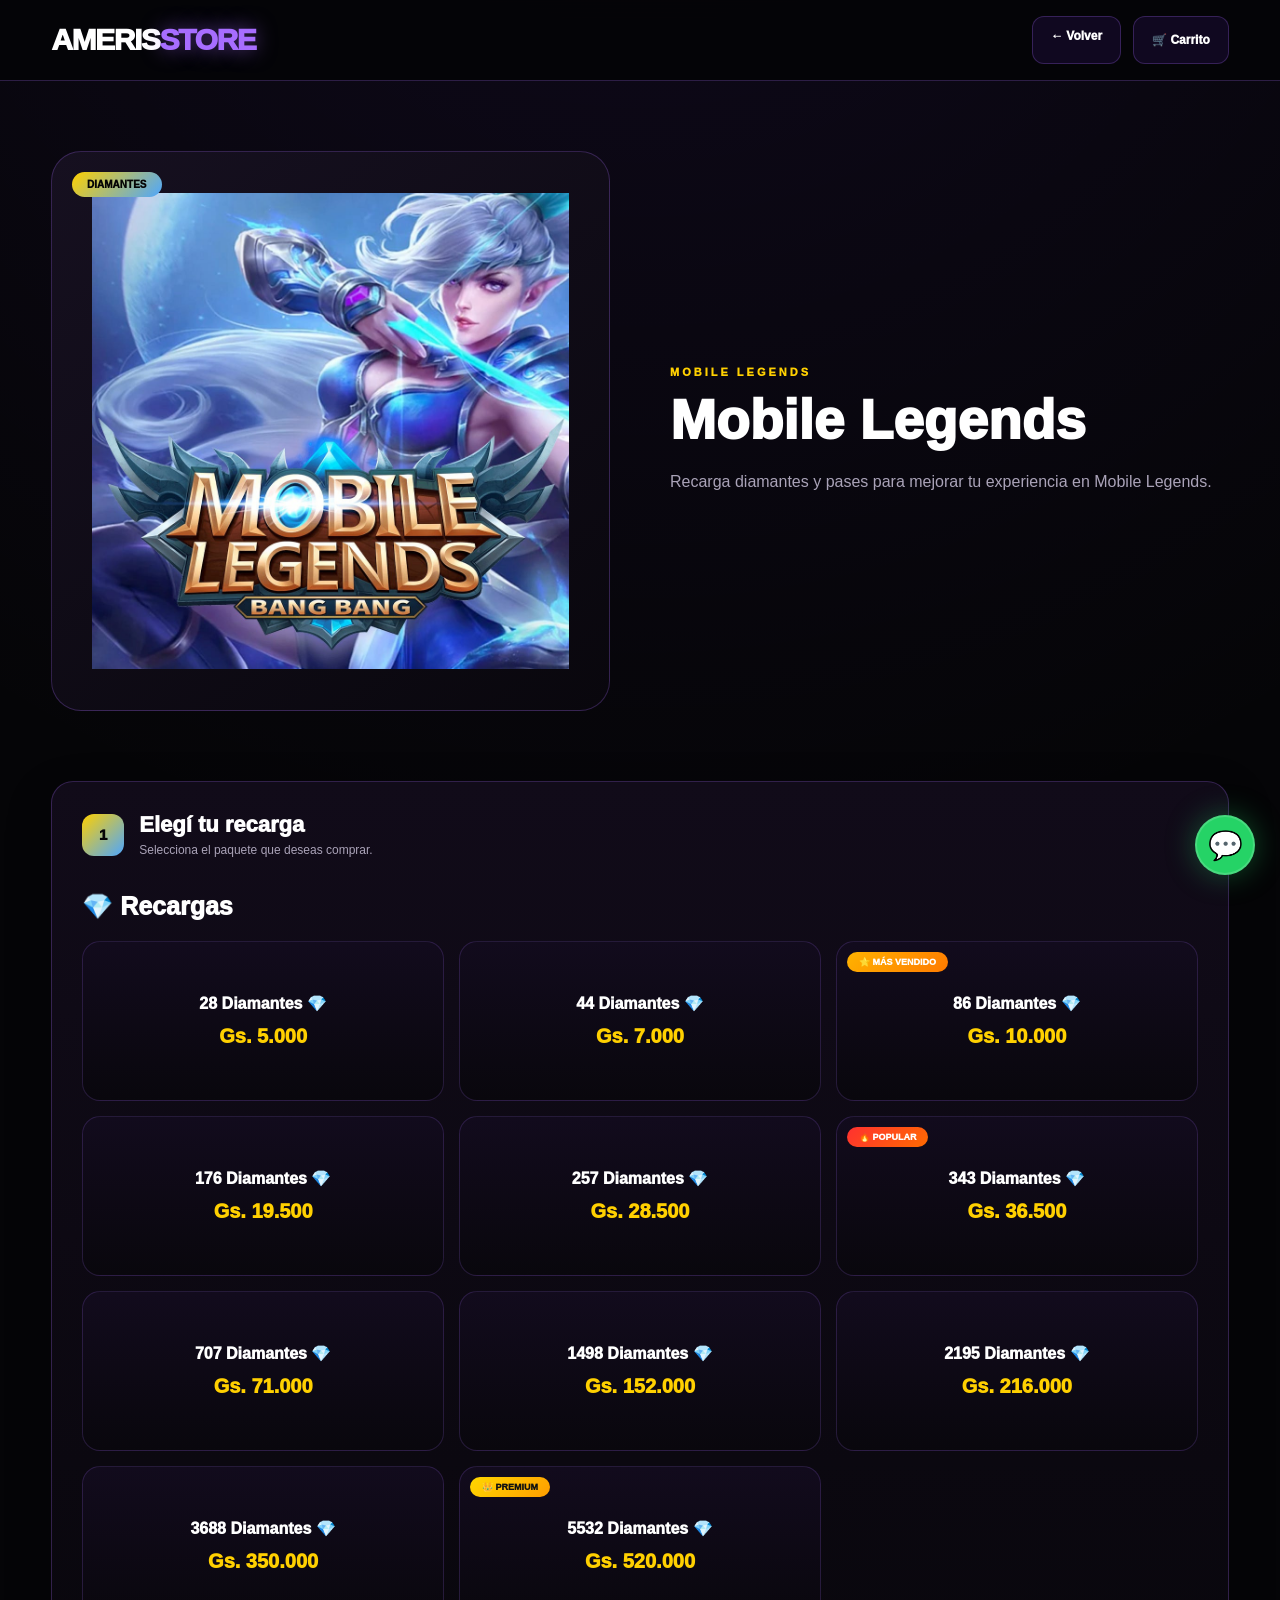
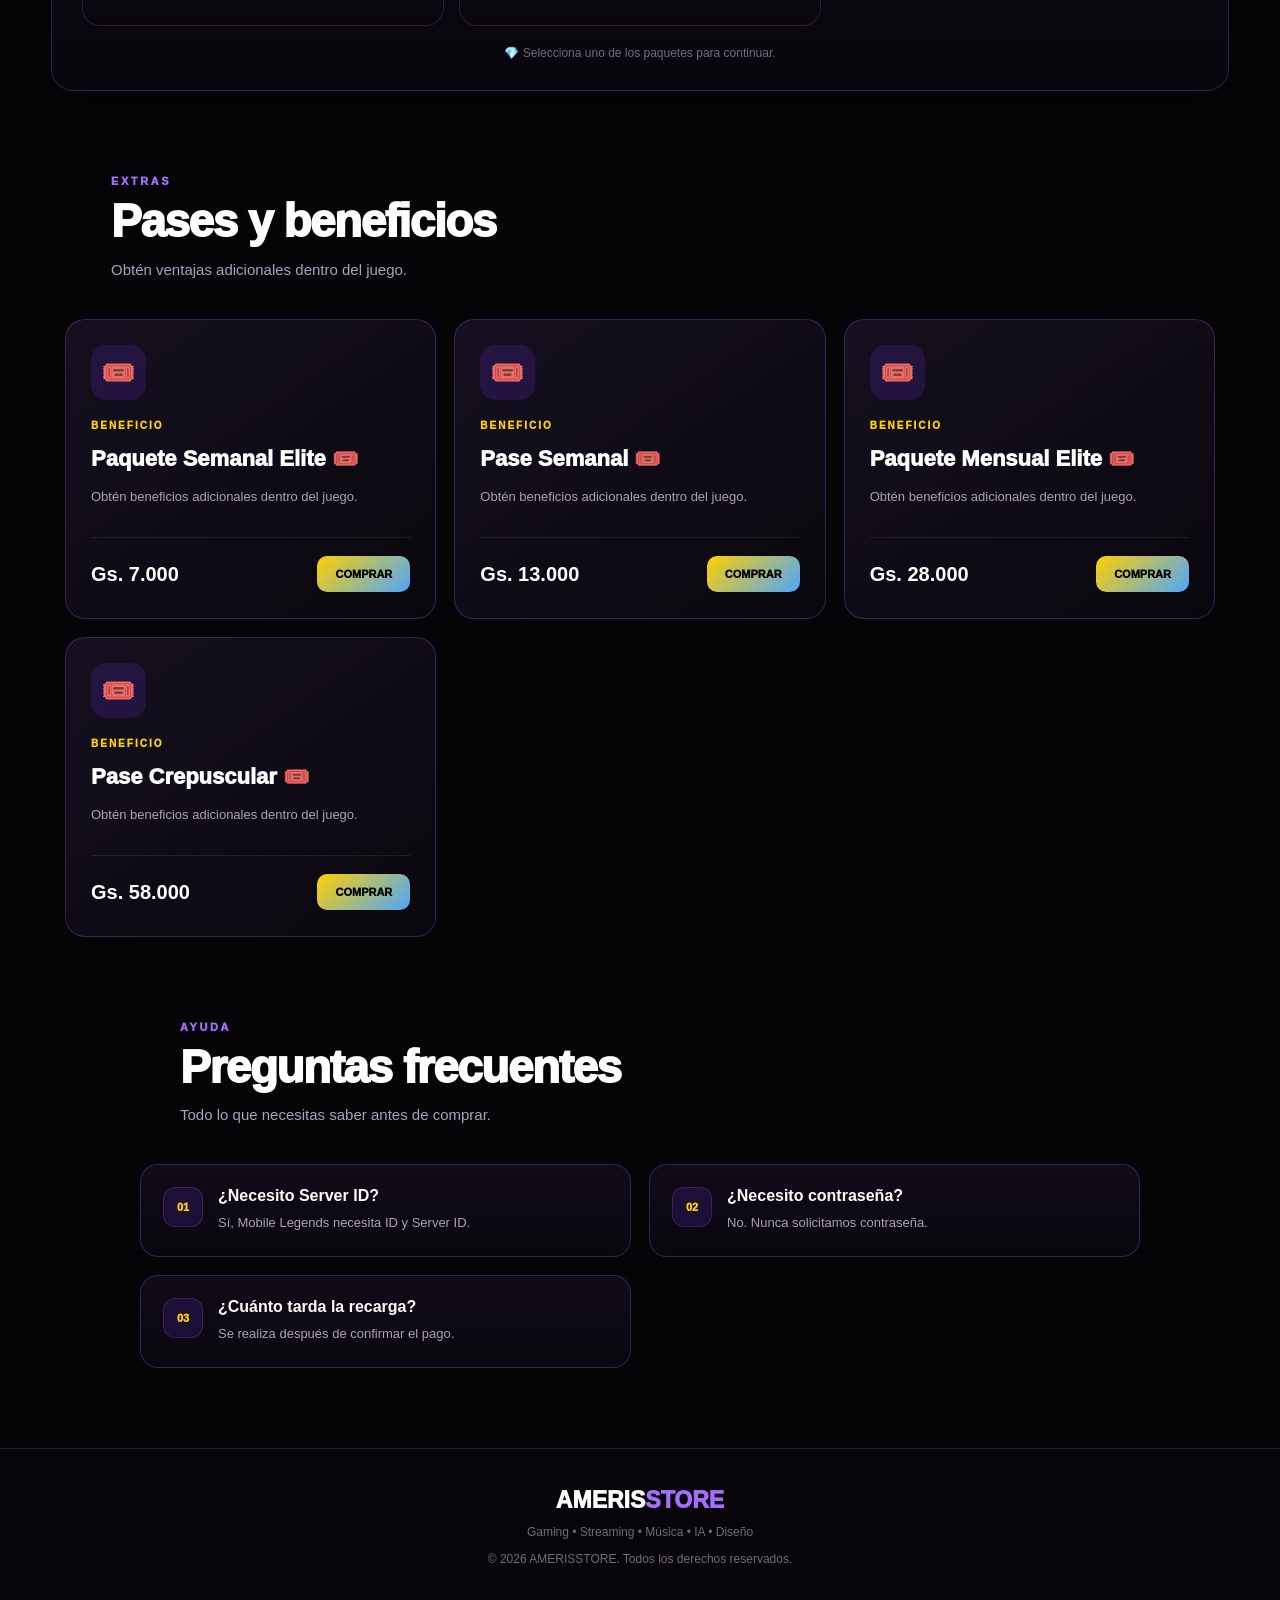
<file: productogaming.html>
<!DOCTYPE html>

<html lang="es">


<head>


<meta charset="UTF-8">


<meta name="viewport" content="width=device-width, initial-scale=1.0">



<meta
name="description"
content="Recargas gaming AMERISSTORE"
>



<title>

AMERISSTORE | Gaming

</title>




<link rel="stylesheet" href="style.css">

<link rel="stylesheet" href="animaciones.css">

<link rel="stylesheet" href="productogaming.css">



</head>





<body>







<!-- HEADER -->


<header class="gaming-header">


<div class="gaming-header-container">



<a

href="index.html"

class="logo">


AMERIS<span>STORE</span>


</a>







<div class="gaming-actions">



<a

href="gaming.html"

class="back-button">


← Volver


</a>





<a

href="carrito.html"

class="cart-button">


🛒 Carrito


</a>



</div>






</div>


</header>









<main>









<!-- PRODUCTO PRINCIPAL -->


<section class="gaming-product">





<div class="gaming-image-box fade-up">



<span

class="gaming-badge"

id="gameBadge">


GAMING


</span>






<img

id="gameImage"

src="assets/productos/mobilelegends.png"

alt="Juego"

>



</div>









<div class="gaming-info fade-up">



<span

class="gaming-category"

id="gameCategory">


GAMING


</span>






<h1

id="gameTitle">


Juego


</h1>






<p

id="gameDescription">


Descripción del juego.


</p>






</div>






</section>









<!-- =========================
PASO 1
RECARGAS
========================= -->


<section class="gaming-checkout">


<div class="checkout-box">



<div class="checkout-header">



<div class="step-number">

1

</div>





<div>


<h2>

Elegí tu recarga

</h2>



<p>

Selecciona el paquete que deseas comprar.

</p>



</div>



</div>








<h2 class="gaming-section-title">


💎 Recargas


</h2>







<div

class="diamond-grid"

id="mainContainer">


<!-- GENERADO POR JS -->


</div>







<p class="selection-help">


💎 Selecciona uno de los paquetes para continuar.


</p>







</div>


</section>
<!-- =========================
PASO 2
DATOS DEL JUGADOR
========================= -->


<section

class="gaming-checkout hidden"

id="step2">





<div class="checkout-box">





<div class="checkout-header">



<div class="step-number">

2

</div>






<div>


<h2>

Ingresá tus datos

</h2>




<p>

Necesitamos tu información para realizar la recarga.

</p>



</div>



</div>









<!-- ID JUGADOR -->


<div class="player-id-area">



<label

class="input-title"

id="playerLabel">


🎮 ID DEL JUGADOR


</label>





<input

type="text"

id="playerID"

placeholder="Ingresá tu ID"

autocomplete="off"

>





<small>

Ingresá únicamente números correspondientes a tu cuenta.

</small>



</div>









<!-- SERVER ID -->



<div

class="player-id-area"

id="serverContainer"

style="display:none;">





<label

class="input-title">


🌐 SERVER ID


</label>






<input

type="text"

id="serverID"

placeholder="Ingresá tu servidor"

>





</div>









<!-- GUIA ID -->


<div class="id-guide">





<button

class="guide-button"

id="guideButton">


<span>

❓ ¿No sabés dónde encontrar tu ID?

</span>



<span>

⌄

</span>



</button>








<div

class="guide-content"

id="guideContent">





<h3>

¿Cómo encontrar tu ID?

</h3>






<p id="guideText">


1. Abrí el juego.

<br><br>

2. Entrá a tu perfil de jugador.

<br><br>

3. Copiá tu ID.

<br><br>

4. Envíanos el ID junto al paquete elegido.


</p>







</div>





</div>









<button

class="continue-btn"

id="continueButton">


CONTINUAR →

</button>







</div>





</section>
<!-- =========================
PASO 3
RESUMEN DE COMPRA
========================= -->


<section

class="gaming-checkout hidden"

id="step3">





<div class="checkout-box">





<div class="checkout-header">



<div class="step-number">

3

</div>






<div>


<h2>

Resumen de compra

</h2>




<p>

Verifica tus datos antes de finalizar.

</p>



</div>




</div>









<div class="summary">





<div class="summary-row">


<span>

Paquete seleccionado

</span>



<strong

id="summaryProduct">

-

</strong>



</div>









<div class="summary-row">


<span>

Precio por paquete

</span>



<strong

id="summaryPrice">

-

</strong>



</div>









<div class="summary-row">


<span>

ID Jugador

</span>



<strong

id="summaryID">

-

</strong>



</div>








<div

class="summary-row"

id="summaryServerRow"

style="display:none;">



<span>

Servidor

</span>



<strong

id="summaryServer">

-

</strong>



</div>






</div>









<!-- CANTIDAD -->


<div class="quantity-box">



<span>

Cantidad de paquetes

</span>





<div class="quantity-control">



<button

id="minusButton">

−

</button>





<input

type="text"

id="quantity"

value="1"

readonly

>





<button

id="plusButton">

+

</button>



</div>



</div>









<!-- TOTAL -->


<div class="total-box">



<div>


<p>

TOTAL

</p>


<small>

Precio final del pedido

</small>



</div>







<h2

id="totalPrice">


Gs. 0


</h2>






</div>









<!-- CARRITO -->


<button

class="continue-btn"

id="addCartButton">


🛒 AGREGAR AL CARRITO


</button>









<!-- WHATSAPP -->


<button

class="buy-final"

id="buyWhatsapp">


💬 COMPRAR POR WHATSAPP


</button>







<p class="whatsapp-note">


Al continuar se abrirá WhatsApp con los datos de tu pedido preparados automáticamente.


</p>







</div>





</section>
<!-- =========================
EXTRAS
========================= -->


<section class="ff-extra-section">



<div class="section-title">


<span>

EXTRAS

</span>




<h2>

Pases y beneficios

</h2>




<p>

Obtén ventajas adicionales dentro del juego.

</p>



</div>








<div

class="ff-extra-grid"

id="extraContainer">


<!-- GENERADO POR JS -->



</div>







</section>









<!-- =========================
FAQ
========================= -->


<section class="ff-faq-section">





<div class="section-title">


<span>

AYUDA

</span>





<h2>

Preguntas frecuentes

</h2>




<p>

Todo lo que necesitas saber antes de comprar.

</p>





</div>









<div class="ff-faq-grid">








<div class="ff-faq-card">



<div class="ff-faq-icon">

01

</div>






<div>


<h3>

¿Cómo compro?

</h3>



<p>

Selecciona tu paquete, completa tus datos y confirma tu compra por WhatsApp.

</p>



</div>






</div>









<div class="ff-faq-card">



<div class="ff-faq-icon">

02

</div>






<div>


<h3>

¿Cuánto tarda la recarga?

</h3>



<p>

La entrega se realiza después de confirmar el pago y la disponibilidad.

</p>



</div>






</div>









<div class="ff-faq-card">



<div class="ff-faq-icon">

03

</div>






<div>


<h3>

¿Necesitan mi contraseña?

</h3>



<p>

No. Nunca solicitamos contraseñas, solamente los datos necesarios del juego.

</p>



</div>






</div>








<div class="ff-faq-card">



<div class="ff-faq-icon">

04

</div>






<div>


<h3>

¿Puedo comprar varios paquetes?

</h3>



<p>

Sí, puedes agregar más productos al carrito antes de finalizar tu compra.

</p>



</div>






</div>








</div>






</section>









</main>









<!-- WHATSAPP -->


<a

href="https://wa.me/595981841136"

target="_blank"

class="floating-whatsapp">


💬


</a>









<!-- FOOTER -->


<footer>



<h3>

AMERIS<span>STORE</span>

</h3>





<p>

Gaming • Streaming • Música • IA • Diseño

</p>





<p>

© 2026 AMERISSTORE. Todos los derechos reservados.

</p>




</footer>









<script src="productogaming.js"></script>





</body>


</html>
</file>
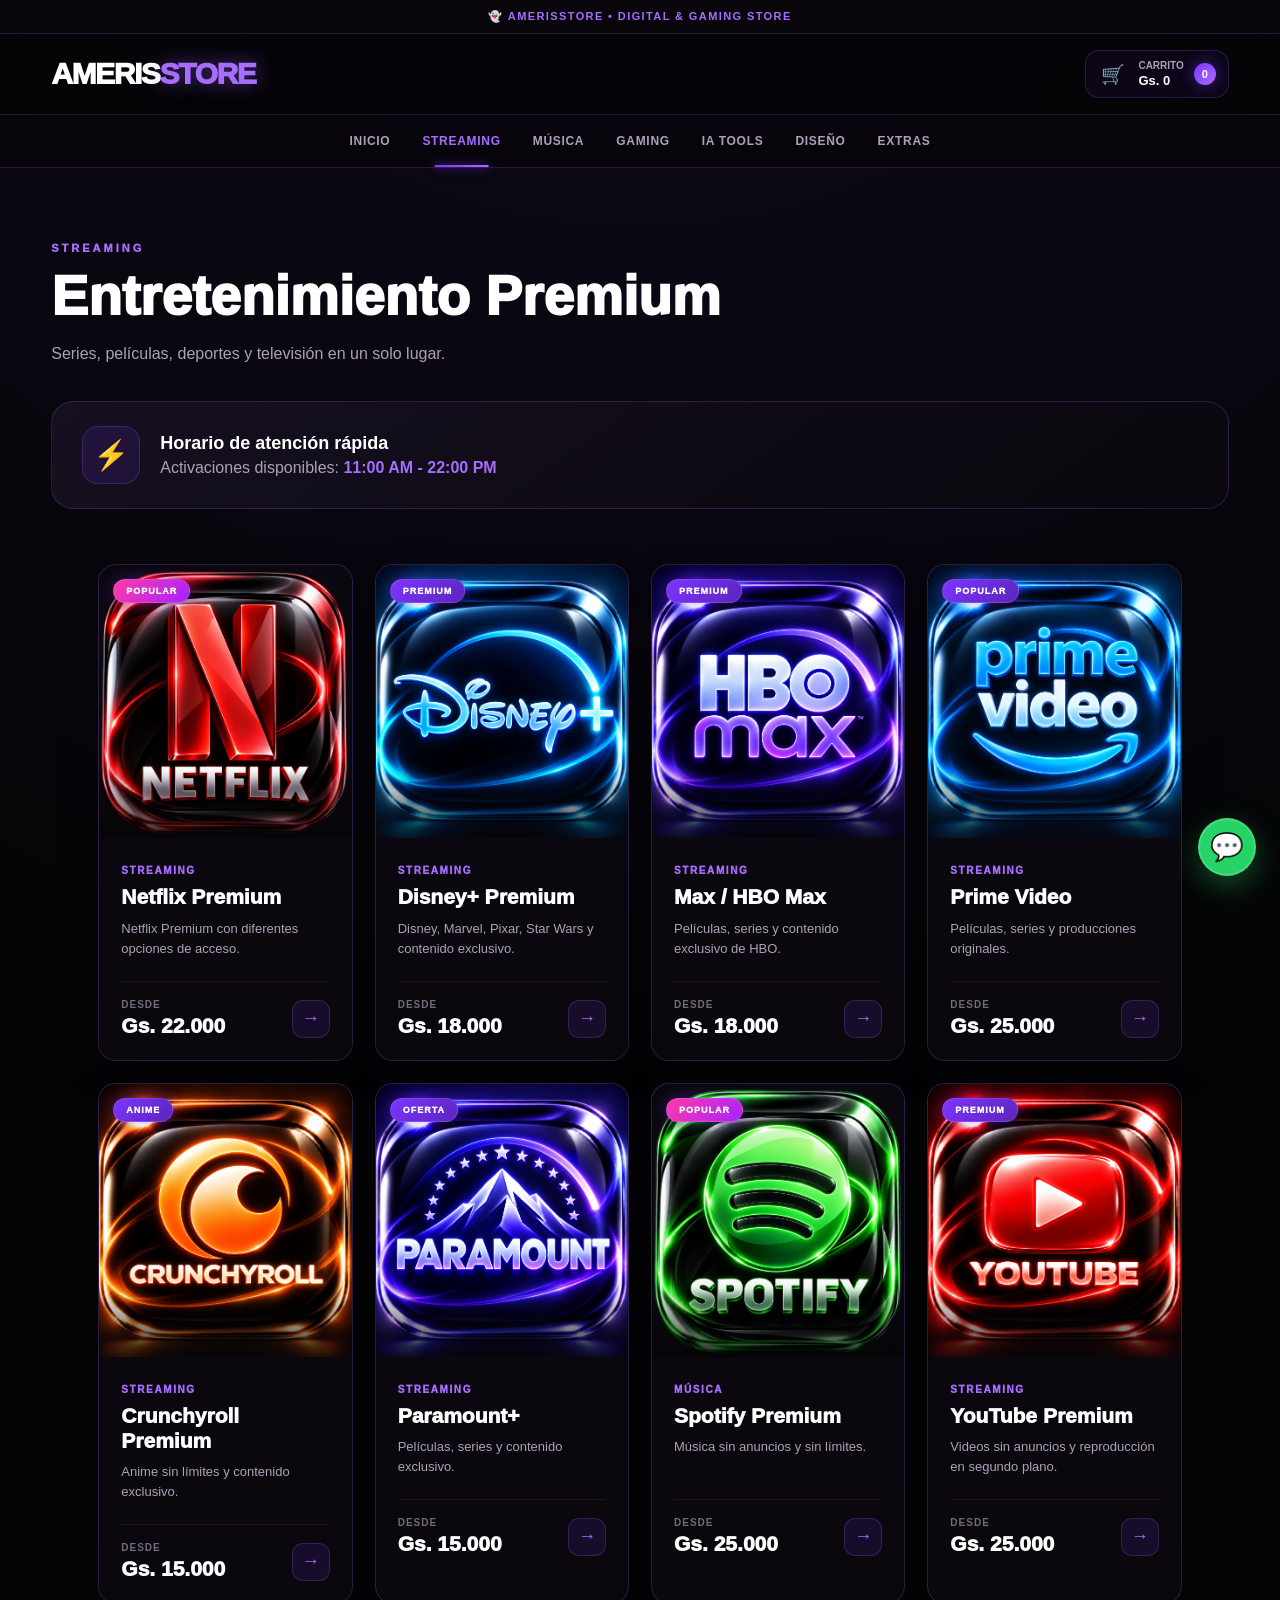
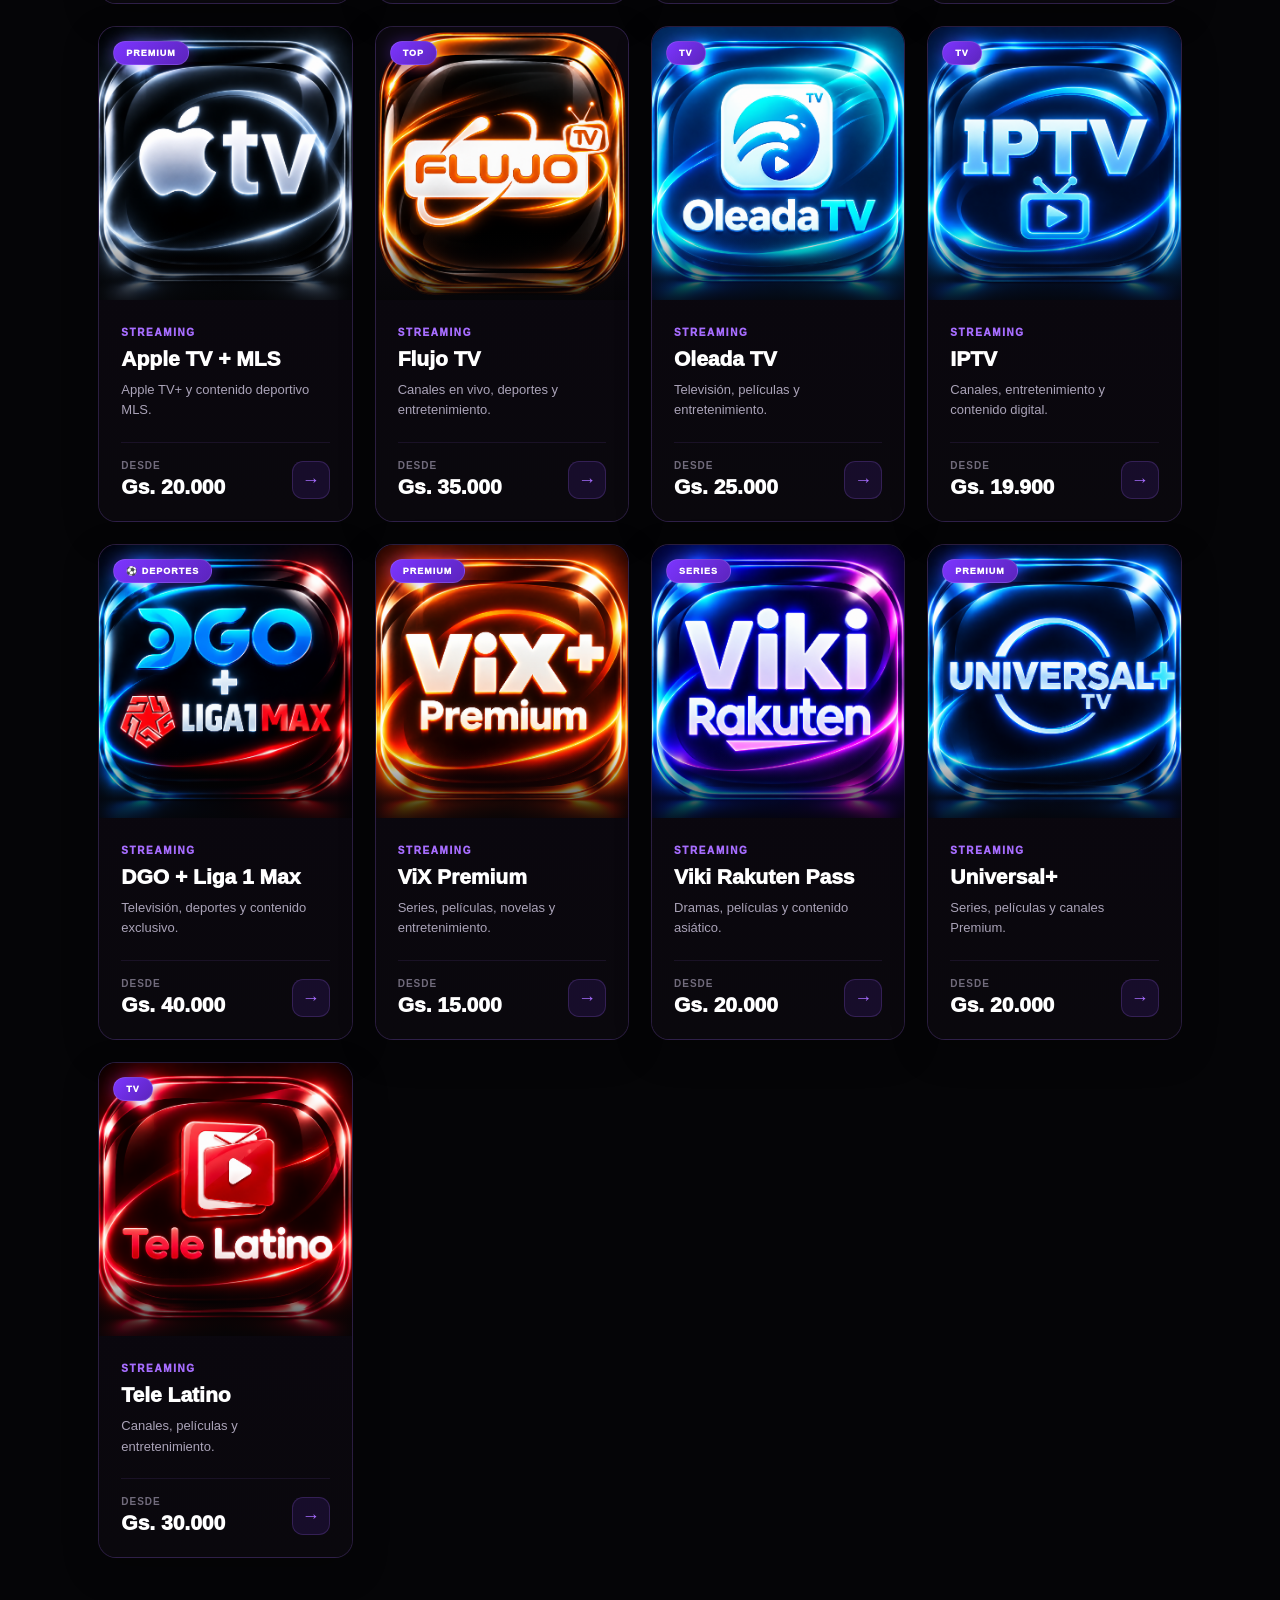
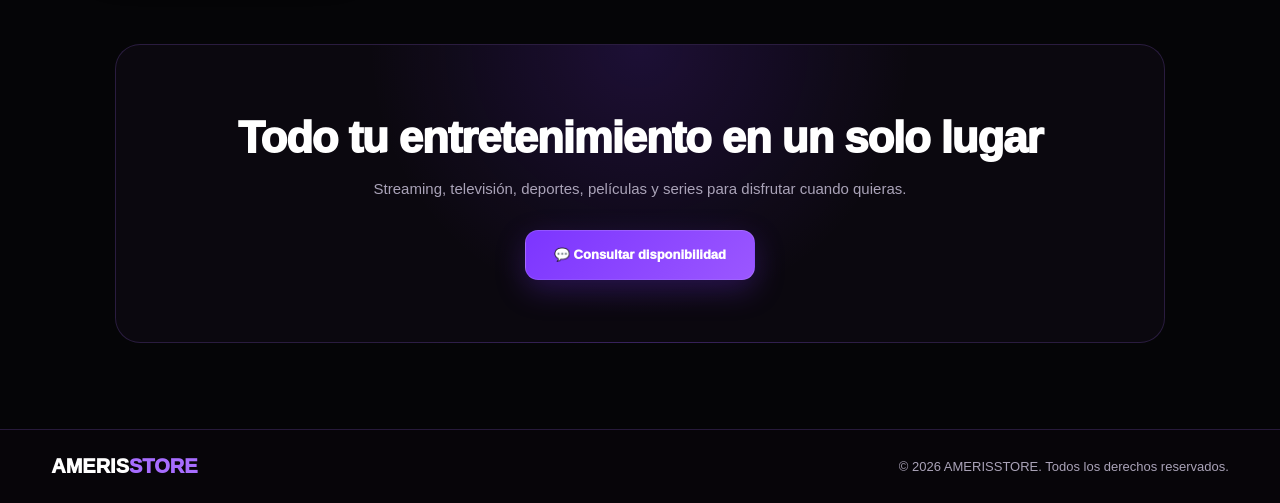
<file: streaming.html>
<!DOCTYPE html>

<html lang="es">


<head>


<meta charset="UTF-8">


<meta
name="viewport"
content="width=device-width, initial-scale=1.0"
>


<meta
name="description"
content="AMERISSTORE Streaming - Netflix, Disney+, Max, Prime Video, IPTV y más servicios digitales."
>


<title>
AMERISSTORE | Streaming
</title>



<!-- CSS -->

<link rel="stylesheet" href="style.css">

<link rel="stylesheet" href="animaciones.css">

<link rel="stylesheet" href="streaming.css">



</head>



<body>



<!-- =====================================================
TOP BAR
===================================================== -->


<div class="top-bar">


<span>

👻 AMERISSTORE • DIGITAL & GAMING STORE

</span>


</div>









<!-- =====================================================
HEADER
===================================================== -->


<header class="header">


<div class="header-container">





<!-- LOGO -->


<a

href="index.html"

class="logo"


>

AMERIS<span>STORE</span>


</a>









<!-- CARRITO -->


<a

href="carrito.html"

class="cart-button"

id="cart-button"

aria-label="Ver carrito"

>


<span class="cart-icon">

🛒

</span>





<div class="cart-info">


<span>

Carrito

</span>



<strong id="cart-total">

Gs. 0

</strong>



</div>







<span

class="cart-count"

id="cart-count"

>


0


</span>



</a>









<!-- MENU MOVIL -->


<button

class="menu-toggle"

id="menu-toggle"

type="button"

aria-label="Abrir menú"

aria-controls="main-menu"

aria-expanded="false"

>


☰


</button>







</div>


</header>











<!-- =====================================================
MENU PRINCIPAL
===================================================== -->


<nav

class="menu"

id="main-menu"


>



<a

href="index.html"

>

INICIO

</a>





<a

href="streaming.html"

class="active"

>

STREAMING

</a>





<a

href="musica.html"

>

MÚSICA

</a>





<a

href="gaming.html"

>

GAMING

</a>





<a

href="ia.html"

>

IA TOOLS

</a>





<a

href="diseno.html"

>

DISEÑO

</a>





<a

href="extras.html"

>

EXTRAS

</a>




</nav>












<!-- =====================================================
CONTENIDO
===================================================== -->


<main>









<!-- =====================================================
TITULO CATEGORIA
===================================================== -->


<section class="category-header">


<span>

STREAMING

</span>





<h1>

Entretenimiento Premium

</h1>





<p>

Series, películas, deportes y televisión en un solo lugar.

</p>





</section>













<!-- =====================================================
HORARIO
===================================================== -->


<div class="attention-card">



<div class="attention-icon">

⚡

</div>







<div>


<h3>

Horario de atención rápida

</h3>





<p>

Activaciones disponibles:

<strong>

11:00 AM - 22:00 PM

</strong>

</p>



</div>





</div>







<!-- PRODUCTOS CONTINÚA -->



<section class="products-section">


<div class="products-grid">




<!-- =====================================================
NETFLIX
===================================================== -->


<a href="producto.html?id=netflix" class="product-card fade-up hover-lift">


<div class="product-image image-zoom">


<img
src="assets/productos/netflix.png"
alt="Netflix Premium"
loading="lazy"
>


<span class="product-badge popular">

POPULAR

</span>


</div>




<div class="product-info">


<span class="product-category">

STREAMING

</span>




<h2>

Netflix Premium

</h2>




<p>

Netflix Premium con diferentes opciones de acceso.

</p>





<div class="product-bottom">


<div class="price">


<small>

Desde

</small>


<strong>

Gs. 22.000

</strong>


</div>



<span class="product-arrow">

→

</span>



</div>



</div>



</a>









<!-- =====================================================
DISNEY+
===================================================== -->


<a href="producto.html?id=disney" class="product-card fade-up hover-lift">


<div class="product-image image-zoom">


<img
src="assets/productos/disney.png"
alt="Disney Plus Premium"
loading="lazy"
>


<span class="product-badge">

PREMIUM

</span>


</div>




<div class="product-info">


<span class="product-category">

STREAMING

</span>




<h2>

Disney+ Premium

</h2>




<p>

Disney, Marvel, Pixar, Star Wars y contenido exclusivo.

</p>




<div class="product-bottom">


<div class="price">


<small>

Desde

</small>


<strong>

Gs. 18.000

</strong>


</div>



<span class="product-arrow">

→

</span>



</div>




</div>



</a>









<!-- =====================================================
MAX HBO
===================================================== -->


<a href="producto.html?id=HBOMAX" class="product-card fade-up hover-lift">


<div class="product-image image-zoom">


<img
src="assets/productos/HBOMAX.png"
alt="Max HBO Max"
loading="lazy"
>


<span class="product-badge premium">

PREMIUM

</span>


</div>




<div class="product-info">


<span class="product-category">

STREAMING

</span>




<h2>

Max / HBO Max

</h2>




<p>

Películas, series y contenido exclusivo de HBO.

</p>





<div class="product-bottom">


<div class="price">


<small>

Desde

</small>


<strong>

Gs. 18.000

</strong>


</div>



<span class="product-arrow">

→

</span>



</div>



</div>


</a>









<!-- =====================================================
PRIME VIDEO
===================================================== -->


<a href="producto.html?id=prime" class="product-card fade-up hover-lift">


<div class="product-image image-zoom">


<img
src="assets/productos/prime.png"
alt="Prime Video"
loading="lazy"
>


<span class="product-badge">

POPULAR

</span>


</div>




<div class="product-info">


<span class="product-category">

STREAMING

</span>




<h2>

Prime Video

</h2>




<p>

Películas, series y producciones originales.

</p>




<div class="product-bottom">


<div class="price">


<small>

Desde

</small>


<strong>

Gs. 25.000

</strong>


</div>



<span class="product-arrow">

→

</span>



</div>



</div>



</a>









<!-- =====================================================
CRUNCHYROLL
===================================================== -->


<a href="producto.html?id=crunchyroll" class="product-card fade-up hover-lift">


<div class="product-image image-zoom">


<img
src="assets/productos/crunchyroll.png"
alt="Crunchyroll Premium"
loading="lazy"
>


<span class="product-badge">

ANIME

</span>


</div>




<div class="product-info">


<span class="product-category">

STREAMING

</span>




<h2>

Crunchyroll Premium

</h2>




<p>

Anime sin límites y contenido exclusivo.

</p>




<div class="product-bottom">


<div class="price">


<small>

Desde

</small>


<strong>

Gs. 15.000

</strong>


</div>



<span class="product-arrow">

→

</span>



</div>



</div>



</a>









<!-- =====================================================
PARAMOUNT+
===================================================== -->


<a href="producto.html?id=paramount" class="product-card fade-up hover-lift">


<div class="product-image image-zoom">


<img
src="assets/productos/paramount.png"
alt="Paramount Plus"
loading="lazy"
>


<span class="product-badge">

OFERTA

</span>


</div>




<div class="product-info">


<span class="product-category">

STREAMING

</span>




<h2>

Paramount+

</h2>




<p>

Películas, series y contenido exclusivo.

</p>




<div class="product-bottom">


<div class="price">


<small>

Desde

</small>


<strong>

Gs. 15.000

</strong>


</div>



<span class="product-arrow">

→

</span>



</div>



</div>



</a>

<!-- =====================================================
SPOTIFY PREMIUM
===================================================== -->


<a href="producto.html?id=spotify" class="product-card fade-up hover-lift">


<div class="product-image image-zoom">


<img
src="assets/productos/spotify.png"
alt="Spotify Premium"
loading="lazy"
>


<span class="product-badge popular">

POPULAR

</span>


</div>




<div class="product-info">


<span class="product-category">

MÚSICA

</span>




<h2>

Spotify Premium

</h2>




<p>

Música sin anuncios y sin límites.

</p>




<div class="product-bottom">


<div class="price">


<small>

Desde

</small>


<strong>

Gs. 25.000

</strong>


</div>



<span class="product-arrow">

→

</span>



</div>



</div>


</a>









<!-- =====================================================
YOUTUBE PREMIUM
===================================================== -->


<a href="producto.html?id=youtube" class="product-card fade-up hover-lift">


<div class="product-image image-zoom">


<img
src="assets/productos/youtube.png"
alt="YouTube Premium"
loading="lazy"
>


<span class="product-badge">

PREMIUM

</span>


</div>




<div class="product-info">


<span class="product-category">

STREAMING

</span>




<h2>

YouTube Premium

</h2>




<p>

Videos sin anuncios y reproducción en segundo plano.

</p>




<div class="product-bottom">


<div class="price">


<small>

Desde

</small>


<strong>

Gs. 25.000

</strong>


</div>



<span class="product-arrow">

→

</span>



</div>



</div>


</a>









<!-- =====================================================
APPLE TV + MLS
===================================================== -->


<a href="producto.html?id=appletv" class="product-card fade-up hover-lift">


<div class="product-image image-zoom">


<img
src="assets/productos/appletv.png"
alt="Apple TV + MLS"
loading="lazy"
>


<span class="product-badge">

PREMIUM

</span>


</div>




<div class="product-info">


<span class="product-category">

STREAMING

</span>




<h2>

Apple TV + MLS

</h2>




<p>

Apple TV+ y contenido deportivo MLS.

</p>




<div class="product-bottom">


<div class="price">


<small>

Desde

</small>


<strong>

Gs. 20.000

</strong>


</div>



<span class="product-arrow">

→

</span>



</div>



</div>


</a>









<!-- =====================================================
FLUJO TV
===================================================== -->


<a href="producto.html?id=flujotv" class="product-card fade-up hover-lift">


<div class="product-image image-zoom">


<img
src="assets/productos/flujotv.png"
alt="Flujo TV"
loading="lazy"
>


<span class="product-badge">

TOP

</span>


</div>




<div class="product-info">


<span class="product-category">

STREAMING

</span>




<h2>

Flujo TV

</h2>




<p>

Canales en vivo, deportes y entretenimiento.

</p>




<div class="product-bottom">


<div class="price">


<small>

Desde

</small>


<strong>

Gs. 35.000

</strong>


</div>



<span class="product-arrow">

→

</span>



</div>



</div>


</a>









<!-- =====================================================
OLEADA TV
===================================================== -->


<a href="producto.html?id=oleadatv" class="product-card fade-up hover-lift">


<div class="product-image image-zoom">


<img
src="assets/productos/oleadatv.png"
alt="Oleada TV"
loading="lazy"
>


<span class="product-badge">

TV

</span>


</div>




<div class="product-info">


<span class="product-category">

STREAMING

</span>




<h2>

Oleada TV

</h2>




<p>

Televisión, películas y entretenimiento.

</p>




<div class="product-bottom">


<div class="price">


<small>

Desde

</small>


<strong>

Gs. 25.000

</strong>


</div>



<span class="product-arrow">

→

</span>



</div>



</div>


</a>









<!-- =====================================================
IPTV
===================================================== -->


<a href="producto.html?id=iptv" class="product-card fade-up hover-lift">


<div class="product-image image-zoom">


<img
src="assets/productos/iptv.png"
alt="IPTV"
loading="lazy"
>


<span class="product-badge">

TV

</span>


</div>




<div class="product-info">


<span class="product-category">

STREAMING

</span>




<h2>

IPTV

</h2>




<p>

Canales, entretenimiento y contenido digital.

</p>




<div class="product-bottom">


<div class="price">


<small>

Desde

</small>


<strong>

Gs. 19.900

</strong>


</div>



<span class="product-arrow">

→

</span>



</div>



</div>


</a>



<!-- =====================================================
DGO + LIGA 1 MAX
===================================================== -->


<a href="producto.html?id=dgo" class="product-card fade-up hover-lift">


<div class="product-image image-zoom">


<img
src="assets/productos/dgo.png"
alt="DGO Liga 1 Max"
loading="lazy"
>


<span class="product-badge">

⚽ DEPORTES

</span>


</div>




<div class="product-info">


<span class="product-category">

STREAMING

</span>




<h2>

DGO + Liga 1 Max

</h2>




<p>

Televisión, deportes y contenido exclusivo.

</p>




<div class="product-bottom">


<div class="price">


<small>

Desde

</small>


<strong>

Gs. 40.000

</strong>


</div>



<span class="product-arrow">

→

</span>



</div>



</div>


</a>









<!-- =====================================================
VIX PREMIUM
===================================================== -->


<a href="producto.html?id=vix" class="product-card fade-up hover-lift">


<div class="product-image image-zoom">


<img
src="assets/productos/vix.png"
alt="Vix Premium"
loading="lazy"
>


<span class="product-badge">

PREMIUM

</span>


</div>




<div class="product-info">


<span class="product-category">

STREAMING

</span>




<h2>

ViX Premium

</h2>




<p>

Series, películas, novelas y entretenimiento.

</p>




<div class="product-bottom">


<div class="price">


<small>

Desde

</small>


<strong>

Gs. 15.000

</strong>


</div>



<span class="product-arrow">

→

</span>



</div>



</div>


</a>









<!-- =====================================================
VIKI RAKUTEN
===================================================== -->


<a href="producto.html?id=viki" class="product-card fade-up hover-lift">


<div class="product-image image-zoom">


<img
src="assets/productos/viki.png"
alt="Viki Rakuten Pass"
loading="lazy"
>


<span class="product-badge">

SERIES

</span>


</div>




<div class="product-info">


<span class="product-category">

STREAMING

</span>




<h2>

Viki Rakuten Pass

</h2>




<p>

Dramas, películas y contenido asiático.

</p>




<div class="product-bottom">


<div class="price">


<small>

Desde

</small>


<strong>

Gs. 20.000

</strong>


</div>



<span class="product-arrow">

→

</span>



</div>



</div>


</a>









<!-- =====================================================
UNIVERSAL+
===================================================== -->


<a href="producto.html?id=universal" class="product-card fade-up hover-lift">


<div class="product-image image-zoom">


<img
src="assets/productos/universal.png"
alt="Universal Plus"
loading="lazy"
>


<span class="product-badge">

PREMIUM

</span>


</div>




<div class="product-info">


<span class="product-category">

STREAMING

</span>




<h2>

Universal+

</h2>




<p>

Series, películas y canales Premium.

</p>




<div class="product-bottom">


<div class="price">


<small>

Desde

</small>


<strong>

Gs. 20.000

</strong>


</div>



<span class="product-arrow">

→

</span>



</div>



</div>


</a>









<!-- =====================================================
TELE LATINO
===================================================== -->


<a href="producto.html?id=telelatino" class="product-card fade-up hover-lift">


<div class="product-image image-zoom">


<img
src="assets/productos/telelatino.png"
alt="Tele Latino"
loading="lazy"
>


<span class="product-badge">

TV

</span>


</div>




<div class="product-info">


<span class="product-category">

STREAMING

</span>




<h2>

Tele Latino

</h2>




<p>

Canales, películas y entretenimiento.

</p>




<div class="product-bottom">


<div class="price">


<small>

Desde

</small>


<strong>

Gs. 30.000

</strong>


</div>



<span class="product-arrow">

→

</span>



</div>



</div>


</a>






</div>


</section>









<!-- =====================================================
CTA FINAL
===================================================== -->


<section class="final-contact">


<h2>

Todo tu entretenimiento en un solo lugar

</h2>



<p>

Streaming, televisión, deportes, películas y series para disfrutar cuando quieras.

</p>



<a

href="https://wa.me/595981841136"

target="_blank"

rel="noopener noreferrer"

class="btn-primary"

>

💬 Consultar disponibilidad

</a>



</section>









<!-- =====================================================
WHATSAPP
===================================================== -->


<a

href="https://wa.me/595981841136"

target="_blank"

rel="noopener noreferrer"

class="floating-whatsapp"

aria-label="WhatsApp"

>

💬

</a>









<!-- =====================================================
FOOTER
===================================================== -->


<footer class="footer">


<div class="footer-simple">


<strong>

AMERIS<span>STORE</span>

</strong>



<p>

© 2026 AMERISSTORE. Todos los derechos reservados.

</p>



</div>


</footer>







<script src="script.js"></script>


</body>


</html>
</file>
<file: carrito.css>
/* =========================================================
   AMERISSTORE
   CARRITO SIMPLE PREMIUM
========================================================= */


:root{

    --bg:#05040a;

    --card:#100b18;

    --purple:#8b3dff;

    --purple-light:#b06cff;

    --gray:#aaa3b8;

    --border:
    rgba(139,61,255,.25);

}







/* =========================
RESET
========================= */


*{

    margin:0;

    padding:0;

    box-sizing:border-box;

    font-family:
    Inter,
    Arial,
    sans-serif;

}



body{

    min-height:100vh;

    background:

    radial-gradient(
        circle at top,
        rgba(139,61,255,.15),
        transparent 35%
    ),

    var(--bg);

    color:white;

}



a{

    text-decoration:none;

    color:inherit;

}









/* =========================
HEADER
========================= */


.cart-header{


    width:min(92%,1200px);


    height:80px;


    margin:auto;


    display:flex;


    justify-content:space-between;


    align-items:center;


    border-bottom:

    1px solid var(--border);


}



.cart-logo{


    font-size:28px;


    font-weight:1000;


}



.cart-logo span{


    color:var(--purple-light);


}




.back-button{


    padding:

    10px 18px;


    border:

    1px solid var(--border);


    border-radius:12px;


    font-size:13px;


    font-weight:900;


}









/* =========================
CONTENEDOR
========================= */


.cart-container{


    width:min(92%,1100px);


    margin:

    45px auto 80px;


}



.cart-container h1{


    font-size:38px;


    font-weight:1000;


    margin-bottom:30px;


}









/* =========================
LAYOUT
========================= */


.cart-content{


    display:grid;


    grid-template-columns:

    1fr 330px;


    gap:30px;


}









/* =========================
LISTA
========================= */


.cart-items{


    display:flex;


    flex-direction:column;


    gap:0;


}









/* =========================
PRODUCTO
========================= */


.cart-product{


    display:flex;


    justify-content:space-between;


    align-items:center;


    padding:

    18px 0;


    border-bottom:

    1px solid rgba(139,61,255,.18);


}






.cart-product:hover{


    background:

    rgba(139,61,255,.04);


}









/* =========================
INFO PRODUCTO
========================= */


.cart-info{


    display:flex;


    flex-direction:column;


    gap:5px;


}



.cart-info h3{


    font-size:17px;


    font-weight:900;


    color:white;


}



.cart-info p{


    font-size:14px;


    color:white;


    font-weight:700;


}



.cart-info small{


    color:

    var(--gray);


    font-size:12px;


}



.cart-info span{


    color:

    var(--purple-light);


    font-size:12px;


}









/* =========================
PRECIO Y ELIMINAR
========================= */


.cart-actions{


    display:flex;


    align-items:center;


    gap:20px;


}



.cart-actions strong{


    font-size:18px;


    color:white;


    white-space:nowrap;


}



.remove-product{


    width:30px;


    height:30px;


    border-radius:8px;


    border:

    1px solid rgba(255,92,138,.35);


    background:

    rgba(255,92,138,.08);


    color:#ff6b9d;


    cursor:pointer;


    font-size:16px;


}









/* =========================
RESUMEN
========================= */


.cart-summary{


    height:max-content;


    padding:25px;


    position:sticky;


    top:20px;


    background:

    linear-gradient(
        145deg,
        #160f22,
        #09070d
    );


    border:

    1px solid var(--border);


    border-radius:22px;


}



.cart-summary h2{


    margin-bottom:25px;


    font-size:22px;


}





.summary-line{


    display:flex;


    justify-content:space-between;


    padding:12px 0;


    color:var(--gray);


}



.summary-line strong{


    color:white;


}



.summary-line.total{


    margin-top:15px;


    padding-top:20px;


    border-top:

    1px solid var(--border);


    font-size:21px;


}



.summary-line.total strong{


    color:

    var(--purple-light);


}









/* =========================
BOTON WHATSAPP
========================= */


.checkout-button{


    width:100%;


    height:55px;


    margin-top:25px;


    border:0;


    border-radius:14px;


    cursor:pointer;


    background:

    linear-gradient(
        135deg,
        #20c86b,
        #25d366
    );


    color:white;


    font-weight:1000;


    font-size:14px;


}



.checkout-button:hover{


    transform:

    translateY(-2px);


}









/* =========================
VACIO
========================= */


.empty-cart{


    padding:50px;


    text-align:center;


    background:

    var(--card);


    border:

    1px solid var(--border);


    border-radius:20px;


}



.empty-cart p{


    margin-top:10px;


    color:var(--gray);


}









/* =========================
WHATSAPP FLOTANTE
========================= */


.floating-whatsapp{


    position:fixed;


    right:25px;


    bottom:25px;


    width:58px;


    height:58px;


    border-radius:50%;


    display:flex;


    align-items:center;


    justify-content:center;


    background:#25d366;


    font-size:28px;


}









/* =========================
FOOTER
========================= */


.cart-footer{


    width:min(92%,1200px);


    margin:auto;


    padding:25px 0;


    display:flex;


    justify-content:space-between;


    border-top:

    1px solid var(--border);


    color:#777;


}



.cart-footer strong{


    color:white;


}









/* =========================
RESPONSIVE
========================= */


@media(max-width:900px){


.cart-content{


    grid-template-columns:

    1fr;


}



.cart-summary{


    position:relative;


}


}







@media(max-width:600px){


.cart-product{


    flex-direction:column;


    align-items:flex-start;


    gap:15px;


}



.cart-actions{


    width:100%;


    justify-content:space-between;


}



.cart-container h1{


    font-size:32px;


}



.cart-footer{


    flex-direction:column;


    gap:10px;


}


}
</file>
<file: animaciones.css>
/* =========================================================
   AMERISSTORE
   ANIMACIONES GLOBALES
========================================================= */



/* =========================
   ENTRADAS GENERALES
========================= */


.fade-up {

    animation:
    fadeUp .6s ease both;

}



.fade-down {

    animation:
    fadeDown .6s ease both;

}



.fade-left {

    animation:
    fadeLeft .6s ease both;

}



.fade-right {

    animation:
    fadeRight .6s ease both;

}



.zoom-in {

    animation:
    zoomIn .5s ease both;

}








/* =========================
   KEYFRAMES
========================= */


@keyframes fadeUp {


from {

    opacity:0;

    transform:
    translateY(30px);

}


to {

    opacity:1;

    transform:
    translateY(0);

}


}





@keyframes fadeDown {


from {

    opacity:0;

    transform:
    translateY(-30px);

}


to {

    opacity:1;

    transform:
    translateY(0);

}


}





@keyframes fadeLeft {


from {

    opacity:0;

    transform:
    translateX(-30px);

}


to {

    opacity:1;

    transform:
    translateX(0);

}


}





@keyframes fadeRight {


from {

    opacity:0;

    transform:
    translateX(30px);

}


to {

    opacity:1;

    transform:
    translateX(0);

}


}





@keyframes zoomIn {


from {

    opacity:0;

    transform:
    scale(.9);

}


to {

    opacity:1;

    transform:
    scale(1);

}


}









/* =========================
   HOVER CARDS
========================= */


.hover-lift {

    transition:
    transform .25s ease,
    box-shadow .25s ease;

}



.hover-lift:hover {


    transform:

    translateY(-8px);


    box-shadow:

    0 20px 40px rgba(139,61,255,.25);


}









/* =========================
   IMAGENES
========================= */


.image-zoom {

    overflow:hidden;

}



.image-zoom img {


    transition:

    transform .35s ease;


}



.image-zoom:hover img {


    transform:

    scale(1.08);


}









/* =========================
   BOTONES
========================= */


.button-animation {


    transition:

    transform .25s ease,
    box-shadow .25s ease;


}



.button-animation:hover {


    transform:

    translateY(-3px);


    box-shadow:

    0 12px 25px rgba(139,61,255,.35);


}









/* =========================
   BADGES OFERTAS
========================= */


.badge-pulse {


    animation:

    pulseBadge 1.8s infinite;


}



@keyframes pulseBadge {


0% {


    transform:
    scale(1);


}


50% {


    transform:
    scale(1.08);


}


100% {


    transform:
    scale(1);


}


}









/* =========================
   NOTIFICACIONES
========================= */


.store-notification {


    opacity:0;


    transform:

    translateY(20px);


    transition:

    .3s ease;


}



.store-notification.show {


    opacity:1;


    transform:

    translateY(0);


}









/* =========================
   CARGA SUAVE
========================= */


.page-load {


    animation:

    pageLoad .5s ease;


}



@keyframes pageLoad {


from {


    opacity:0;


}


to {


    opacity:1;


}


}









/* =========================
   STAGGER PRODUCTOS
========================= */


.products-grid .product-card:nth-child(1){

    animation-delay:.1s;

}


.products-grid .product-card:nth-child(2){

    animation-delay:.2s;

}


.products-grid .product-card:nth-child(3){

    animation-delay:.3s;

}


.products-grid .product-card:nth-child(4){

    animation-delay:.4s;

}


.products-grid .product-card:nth-child(5){

    animation-delay:.5s;

}


.products-grid .product-card:nth-child(6){

    animation-delay:.6s;

}
</file>
<file: style.css>
/* =========================================================
   AMERISSTORE
   CLEAN GENGAR THEME
   Negro + Morado + Blanco
========================================================= */

:root {
  --bg: #050507;
  --bg-soft: #09070d;
  --bg-2: #0d0913;
  --card: #110b19;
  --card-hover: #171020;

  --purple: #7c35ff;
  --purple-light: #a76dff;
  --purple-soft: rgba(124, 53, 255, 0.12);
  --purple-border: rgba(167, 109, 255, 0.22);

  --pink: #ff3ca6;

  --white: #ffffff;
  --text: #f5f3f8;
  --gray: #aaa3b8;
  --gray-dark: #716b7c;

  --border: rgba(167, 109, 255, 0.20);
  --border-hover: rgba(167, 109, 255, 0.62);

  --shadow: 0 18px 45px rgba(0, 0, 0, 0.35);
  --purple-shadow: 0 0 28px rgba(124, 53, 255, 0.22);
}

/* =========================================================
   RESET
========================================================= */

* {
  margin: 0;
  padding: 0;
  box-sizing: border-box;
}

html {
  scroll-behavior: smooth;
}

body {
  min-height: 100vh;
  overflow-x: hidden;
  background:
    radial-gradient(circle at 50% -10%, rgba(124, 53, 255, 0.09), transparent 34%),
    var(--bg);
  color: var(--white);
  font-family: Inter, Arial, Helvetica, sans-serif;
}

a {
  color: inherit;
  text-decoration: none;
}

button,
input {
  font: inherit;
}

button {
  border: 0;
}

img {
  display: block;
  max-width: 100%;
}

.hidden {
  display: none !important;
}

::selection {
  background: var(--purple);
  color: var(--white);
}

::-webkit-scrollbar {
  width: 9px;
}

::-webkit-scrollbar-track {
  background: var(--bg);
}

::-webkit-scrollbar-thumb {
  background: linear-gradient(180deg, var(--purple), #4b188c);
  border-radius: 20px;
}

/* =========================================================
   INDEX - TOP BAR
========================================================= */

.top-bar {
  min-height: 34px;
  padding: 8px 20px;
  display: flex;
  align-items: center;
  justify-content: center;
  background: #08060b;
  border-bottom: 1px solid var(--border);
  color: var(--purple-light);
  font-size: 11px;
  font-weight: 800;
  letter-spacing: 1.4px;
  text-align: center;
}

/* =========================================================
   INDEX - HEADER
========================================================= */

.header {
  position: sticky;
  top: 0;
  z-index: 1000;
  background: rgba(5, 5, 7, 0.90);
  backdrop-filter: blur(18px);
  -webkit-backdrop-filter: blur(18px);
  border-bottom: 1px solid var(--border);
}

.header-container {
  width: min(92%, 1400px);
  min-height: 80px;
  margin: auto;
  display: flex;
  align-items: center;
  justify-content: space-between;
  gap: 24px;
}

.logo {
  display: inline-flex;
  align-items: center;
  color: var(--white);
  font-size: 30px;
  font-weight: 1000;
  letter-spacing: -1.4px;
  white-space: nowrap;
}

.logo span {
  color: var(--purple-light);
  text-shadow: 0 0 20px rgba(167, 109, 255, 0.50);
}

.user-area {
  margin-left: auto;
  display: flex;
  align-items: center;
}

.cart-button {
  display: flex;
  align-items: center;
  gap: 10px;
  min-height: 48px;
  padding: 8px 12px;
  background: rgba(124, 53, 255, 0.07);
  border: 1px solid var(--border);
  border-radius: 14px;
  color: var(--white);
  transition: 0.25s ease;
}

.cart-button:hover {
  transform: translateY(-2px);
  background: rgba(124, 53, 255, 0.14);
  border-color: var(--border-hover);
  box-shadow: var(--purple-shadow);
}

.cart-icon {
  display: grid;
  place-items: center;
  width: 30px;
  height: 30px;
  font-size: 19px;
}

.cart-info {
  display: flex;
  flex-direction: column;
  gap: 2px;
}

.cart-info span {
  color: var(--gray);
  font-size: 10px;
  font-weight: 700;
  text-transform: uppercase;
}

.cart-info strong {
  color: var(--white);
  font-size: 13px;
  font-weight: 900;
}

.cart-count {
  display: grid;
  place-items: center;
  min-width: 22px;
  height: 22px;
  padding: 0 6px;
  border-radius: 50px;
  background: linear-gradient(135deg, var(--purple), var(--purple-light));
  color: var(--white);
  font-size: 11px;
  font-weight: 900;
  box-shadow: 0 0 15px rgba(124, 53, 255, 0.50);
}

.menu-toggle {
  display: none;
  width: 42px;
  height: 42px;
  align-items: center;
  justify-content: center;
  background: var(--purple-soft);
  border: 1px solid var(--border);
  border-radius: 12px;
  color: var(--white);
  cursor: pointer;
  font-size: 20px;
}

/* =========================================================
   INDEX - MENU
========================================================= */

.menu {
  min-height: 52px;
  padding: 0 25px;
  display: flex;
  justify-content: center;
  align-items: center;
  gap: 32px;
  background: rgba(8, 6, 11, 0.96);
  border-bottom: 1px solid var(--border);
}

.menu a {
  position: relative;
  min-height: 52px;
  display: flex;
  align-items: center;
  color: var(--gray);
  font-size: 12px;
  font-weight: 900;
  letter-spacing: 0.7px;
  white-space: nowrap;
  transition: 0.25s ease;
}

.menu a::after {
  content: "";
  position: absolute;
  left: 50%;
  bottom: 0;
  width: 0;
  height: 2px;
  transform: translateX(-50%);
  background: linear-gradient(90deg, var(--purple), var(--purple-light));
  box-shadow: 0 0 10px var(--purple);
  transition: 0.25s ease;
}

.menu a:hover,
.menu a.active {
  color: var(--purple-light);
}

.menu a:hover::after,
.menu a.active::after {
  width: 70%;
}

/* =========================================================
   SHARED SECTION TITLES
========================================================= */

.section-title {
  width: min(92%, 1400px);
  margin: 0 auto 36px;
  text-align: left;
}

.section-label,
.section-title > span {
  display: inline-block;
  margin-bottom: 10px;
  color: var(--purple-light);
  font-size: 11px;
  font-weight: 1000;
  letter-spacing: 2.6px;
  text-transform: uppercase;
}

.section-title h1,
.section-title h2 {
  color: var(--white);
  font-size: clamp(32px, 4vw, 46px);
  line-height: 1.06;
  font-weight: 1000;
  letter-spacing: -1.5px;
}

.section-title p {
  max-width: 650px;
  margin-top: 12px;
  color: var(--gray);
  font-size: 15px;
  line-height: 1.65;
}

/* =========================================================
   INDEX - FEATURED PRODUCTS
========================================================= */

.featured {
  padding: 68px 0 38px;
}

.products-grid {
  width: min(92%, 1400px);
  margin: auto;
  display: grid;
  grid-template-columns: repeat(4, minmax(0, 1fr));
  gap: 22px;
}

.product-card {
  position: relative;
  overflow: hidden;
  background: linear-gradient(180deg, #120c1b 0%, #0a080d 100%);
  border: 1px solid var(--border);
  border-radius: 18px;
  box-shadow: 0 12px 35px rgba(0, 0, 0, 0.25);
  transition: transform 0.3s ease, border-color 0.3s ease, box-shadow 0.3s ease;
}

.product-card:hover {
  transform: translateY(-7px);
  border-color: var(--border-hover);
  box-shadow:
    0 18px 45px rgba(0, 0, 0, 0.40),
    0 0 25px rgba(124, 53, 255, 0.17);
}

.product-image {
  position: relative;
  height: 275px;
  overflow: hidden;
  background: #0b080f;
  border-bottom: 1px solid rgba(167, 109, 255, 0.10);
}

.product-image img {
  width: 100%;
  height: 100%;
  padding: 0;
  object-fit: cover;
  object-position: center;
  transition: transform 0.45s ease;
}

.product-image::after {
  content: "";
  position: absolute;
  left: 0;
  right: 0;
  bottom: 0;
  height: 70px;
  pointer-events: none;
  background: linear-gradient(to bottom, transparent, rgba(5, 5, 7, 0.88));
}

.product-card:hover .product-image img {
  transform: scale(1.07);
}

.product-badge {
  position: absolute;
  top: 14px;
  left: 14px;
  z-index: 5;
  padding: 6px 12px;
  border: 1px solid rgba(255, 255, 255, 0.12);
  border-radius: 50px;
  background: linear-gradient(135deg, var(--purple), #5c24bd);
  color: var(--white);
  font-size: 9px;
  font-weight: 1000;
  letter-spacing: 1px;
  box-shadow: 0 0 15px rgba(124, 53, 255, 0.35);
}

.product-badge.popular {
  background: linear-gradient(135deg, var(--pink), #a621ff);
}

.product-info {
  position: relative;
  z-index: 2;
  margin-top: -2px;
  padding: 22px;
  background: linear-gradient(180deg, rgba(10, 7, 14, 0.98), #0a080d);
}

.product-category {
  display: inline-block;
  margin-bottom: 8px;
  color: var(--purple-light);
  font-size: 10px;
  font-weight: 1000;
  letter-spacing: 1.6px;
  text-transform: uppercase;
}

.product-info h2,
.product-info h3 {
  color: var(--white);
  font-size: 21px;
  line-height: 1.2;
  font-weight: 1000;
}

.product-info p {
  min-height: 42px;
  margin-top: 9px;
  color: var(--gray);
  font-size: 13px;
  line-height: 1.55;
}

.product-bottom {
  margin-top: 20px;
  padding-top: 17px;
  display: flex;
  align-items: flex-end;
  justify-content: space-between;
  gap: 14px;
  border-top: 1px solid rgba(167, 109, 255, 0.10);
}

.price {
  display: flex;
  flex-direction: column;
  align-items: flex-start;
  gap: 4px;
}

.price small {
  color: var(--gray-dark);
  font-size: 10px;
  font-weight: 800;
  text-transform: uppercase;
  letter-spacing: 1px;
}

.price strong {
  color: var(--white);
  font-size: 21px;
  font-weight: 1000;
}

.price-values {
  display: flex;
  align-items: center;
  flex-wrap: wrap;
  gap: 9px;
}

.price del {
  color: #6f6878;
  font-size: 12px;
  font-weight: 700;
}

.product-arrow {
  display: grid;
  place-items: center;
  flex-shrink: 0;
  width: 38px;
  height: 38px;
  border: 1px solid var(--border);
  border-radius: 11px;
  background: var(--purple-soft);
  color: var(--purple-light);
  font-size: 18px;
  font-weight: 900;
  transition: 0.25s ease;
}

.product-card:hover .product-arrow {
  transform: translateX(3px);
  background: var(--purple);
  border-color: var(--purple);
  color: var(--white);
  box-shadow: 0 0 18px rgba(124, 53, 255, 0.40);
}

/* =========================================================
   BUTTONS
========================================================= */

.btn-primary {
  display: inline-flex;
  align-items: center;
  justify-content: center;
  min-height: 50px;
  padding: 0 28px;
  border: 1px solid rgba(255, 255, 255, 0.12);
  border-radius: 13px;
  background: linear-gradient(135deg, var(--purple), #9b57ff);
  color: var(--white);
  font-size: 13px;
  font-weight: 1000;
  box-shadow: 0 10px 30px rgba(124, 53, 255, 0.25);
  transition: 0.25s ease;
}

.btn-primary:hover {
  transform: translateY(-3px);
  box-shadow:
    0 15px 35px rgba(124, 53, 255, 0.40),
    0 0 22px rgba(124, 53, 255, 0.24);
}

/* =========================================================
   INDEX - RESELLERS
========================================================= */

/* =========================================
   REVENDEDOR HOME PREMIUM
========================================= */


.reseller-home{


    width:min(92%,1100px);


    margin:90px auto;


    padding:70px 40px;


    text-align:center;


    position:relative;


    overflow:hidden;



    background:


    radial-gradient(
        circle at top,
        rgba(124,53,255,.25),
        transparent 50%
    ),


    linear-gradient(
        145deg,
        #120c1b,
        #08060d
    );



    border:

    1px solid var(--border);



    border-radius:30px;



    box-shadow:

    var(--shadow);


}





.reseller-home::before{


    content:"";


    position:absolute;


    width:300px;


    height:300px;


    top:-150px;


    left:50%;


    transform:translateX(-50%);


    background:

    rgba(124,53,255,.20);



    filter:

    blur(80px);



}





.reseller-home .section-label{


    position:relative;


    display:block;


    text-align:center;


}




.reseller-home h2{


    position:relative;


    margin-top:15px;


    color:white;


    font-size:

    clamp(30px,4vw,45px);



    font-weight:1000;


}




.reseller-home p{


    position:relative;


    max-width:650px;


    margin:20px auto 35px;


    color:var(--gray);


    font-size:16px;


    line-height:1.7;


}





.reseller-home .btn-primary{


    position:relative;


}
/* =========================================================
   INDEX - FINAL CTA
========================================================= */

.final-contact {
  width: min(92%, 1050px);
  margin: 86px auto;
  padding: 62px 32px;
  text-align: center;
  background:
    radial-gradient(circle at 50% 0%, rgba(124, 53, 255, 0.16), transparent 45%),
    #0b080f;
  border: 1px solid var(--border);
  border-radius: 25px;
}

.final-contact h2 {
  margin-top: 7px;
  color: var(--white);
  font-size: clamp(30px, 4vw, 44px);
  line-height: 1.08;
  font-weight: 1000;
  letter-spacing: -1.2px;
}

.final-contact p {
  max-width: 600px;
  margin: 15px auto 28px;
  color: var(--gray);
  font-size: 15px;
  line-height: 1.65;
}

/* =========================================================
   WHATSAPP FLOATING
========================================================= */

.floating-whatsapp {
  position: fixed;
  right: 24px;
  bottom: 24px;
  z-index: 999;
  display: grid;
  place-items: center;
  width: 58px;
  height: 58px;
  border: 2px solid rgba(255, 255, 255, 0.16);
  border-radius: 50%;
  background: #25d366;
  color: #fff;
  font-size: 27px;
  box-shadow: 0 10px 30px rgba(37, 211, 102, 0.34);
  transition: 0.25s ease;
}

.floating-whatsapp:hover {
  transform: translateY(-4px) scale(1.05);
}

/* =========================================================
   INDEX FOOTER
========================================================= */

.footer {
  margin-top: 38px;
  background: #070509;
  border-top: 1px solid var(--border);
}

.footer-container {
  width: min(92%, 1400px);
  margin: auto;
  padding: 54px 0 42px;
  display: grid;
  grid-template-columns: 1.7fr 1fr 1fr 1fr;
  gap: 48px;
}

.footer-brand {
  max-width: 380px;
}

.footer-logo {
  display: inline-block;
  color: var(--white);
  font-size: 28px;
  font-weight: 1000;
  letter-spacing: -1px;
}

.footer-logo span {
  color: var(--purple-light);
}

.footer-brand p {
  margin-top: 15px;
  color: var(--gray);
  font-size: 13px;
  line-height: 1.65;
}

.footer-column {
  display: flex;
  flex-direction: column;
  align-items: flex-start;
  gap: 11px;
}

.footer-column h3 {
  margin-bottom: 4px;
  color: var(--white);
  font-size: 13px;
  font-weight: 1000;
  text-transform: uppercase;
  letter-spacing: 0.7px;
}

.footer-column a {
  color: var(--gray);
  font-size: 13px;
  transition: 0.22s ease;
}

.footer-column a:hover {
  color: var(--purple-light);
}

.footer-bottom {
  width: min(92%, 1400px);
  margin: auto;
  padding: 21px 0 27px;
  border-top: 1px solid rgba(167, 109, 255, 0.10);
  color: var(--gray-dark);
  font-size: 12px;
  text-align: center;
}

/* =========================================================
   STORE NOTIFICATION
========================================================= */

.store-notification {
  position: fixed;
  left: 50%;
  bottom: 30px;
  z-index: 9999;
  padding: 13px 20px;
  opacity: 0;
  transform: translate(-50%, 30px);
  background: rgba(18, 11, 27, 0.96);
  border: 1px solid var(--purple-light);
  border-radius: 12px;
  color: #fff;
  font-size: 13px;
  font-weight: 800;
  box-shadow: 0 10px 35px rgba(124, 53, 255, 0.30);
  transition: 0.3s ease;
  pointer-events: none;
  white-space: nowrap;
}

.store-notification.show {
  opacity: 1;
  transform: translate(-50%, 0);
}

/* =========================================================
   CATEGORY CATALOG PAGES
   Used by script.js renderCatalogo()
========================================================= */

.catalog-page,
.catalog-section {
  width: min(92%, 1400px);
  margin: 0 auto;
  padding: 60px 0;
}

.catalog-filters,
.filters {
  display: flex;
  flex-wrap: wrap;
  gap: 10px;
  margin: 0 auto 28px;
}

.filter-btn {
  min-height: 40px;
  padding: 0 16px;
  border: 1px solid var(--border);
  border-radius: 50px;
  background: #0c0911;
  color: var(--gray);
  cursor: pointer;
  font-size: 12px;
  font-weight: 800;
  transition: 0.22s ease;
}

.filter-btn:hover,
.filter-btn.active {
  background: var(--purple);
  border-color: var(--purple);
  color: #fff;
}

#catalogGrid,
.catalog-grid {
  display: grid;
  grid-template-columns: repeat(4, minmax(0, 1fr));
  gap: 22px;
}

.catalog-card {
  overflow: hidden;
  background: linear-gradient(180deg, #120c1b, #0a080d);
  border: 1px solid var(--border);
  border-radius: 18px;
  transition: 0.28s ease;
}

.catalog-card:hover {
  transform: translateY(-6px);
  border-color: var(--border-hover);
  box-shadow: var(--purple-shadow);
}

.catalog-image-wrap {
  position: relative;
  height: 240px;
  overflow: hidden;
  background: #0b080f;
}

.catalog-image-wrap img {
  width: 100%;
  height: 100%;
  object-fit: cover;
}

.catalog-badge {
  position: absolute;
  top: 13px;
  left: 13px;
  z-index: 2;
  padding: 6px 10px;
  border-radius: 50px;
  background: linear-gradient(135deg, var(--purple), var(--pink));
  color: #fff;
  font-size: 9px;
  font-weight: 1000;
}

.catalog-overlay {
  position: absolute;
  inset: auto 0 0 0;
  height: 70px;
  background: linear-gradient(to bottom, transparent, rgba(5, 5, 7, 0.9));
  pointer-events: none;
}

.catalog-content {
  padding: 20px;
}

.catalog-category {
  color: var(--purple-light);
  font-size: 10px;
  font-weight: 1000;
  letter-spacing: 1.4px;
  text-transform: uppercase;
}

.catalog-title {
  margin-top: 7px;
  color: #fff;
  font-size: 19px;
  font-weight: 1000;
}

.catalog-description {
  min-height: 42px;
  margin-top: 8px;
  color: var(--gray);
  font-size: 13px;
  line-height: 1.55;
}

.catalog-price {
  margin-top: 16px;
}

.catalog-price strong {
  color: #fff;
  font-size: 20px;
  font-weight: 1000;
}

.catalog-btn {
  width: 100%;
  min-height: 44px;
  margin-top: 16px;
  border-radius: 10px;
  background: linear-gradient(135deg, var(--purple), var(--purple-light));
  color: #fff;
  cursor: pointer;
  font-weight: 900;
}

/* =========================================================
   ANIMATIONS
========================================================= */

@keyframes ffStep {
  from {
    opacity: 0;
    transform: translateY(14px);
  }
  to {
    opacity: 1;
    transform: translateY(0);
  }
}

/* =========================================================
   RESPONSIVE
========================================================= */

@media (max-width: 1100px) {
  .products-grid,
  #catalogGrid,
  .catalog-grid {
    grid-template-columns: repeat(2, minmax(0, 1fr));
  }

  .reseller-grid {
    grid-template-columns: repeat(2, minmax(0, 1fr));
  }

  .footer-container {
    grid-template-columns: repeat(2, minmax(0, 1fr));
  }
}

@media (max-width: 850px) {
  .header-container {
    min-height: 70px;
  }

  .logo {
    font-size: 25px;
  }

  .cart-info {
    display: none;
  }

  .menu-toggle {
    display: flex;
  }

  .menu {
    display: none;
    width: 100%;
    height: auto;
    padding: 12px 4% 18px;
    flex-direction: column;
    align-items: stretch;
    gap: 4px;
  }

  .menu.open {
    display: flex;
  }

  .menu a {
    min-height: 44px;
    padding: 0 14px;
    border-radius: 10px;
  }

  .menu a::after {
    display: none;
  }

  .menu a:hover,
  .menu a.active {
    background: var(--purple-soft);
  }


}

@media (max-width: 600px) {
  .top-bar {
    min-height: 30px;
    padding: 7px 12px;
    font-size: 9px;
    letter-spacing: 1px;
  }

  .header-container {
    width: 92%;
    min-height: 64px;
    gap: 9px;
  }

  .logo {
    font-size: 21px;
  }

  .cart-button {
    min-height: 40px;
    padding: 6px 8px;
    gap: 6px;
  }

  .cart-icon {
    width: 26px;
    height: 26px;
    font-size: 16px;
  }

  .cart-count {
    min-width: 19px;
    height: 19px;
    font-size: 9px;
  }

  .featured {
    padding-top: 42px;
  }

  .section-title {
    width: 92%;
    margin-bottom: 27px;
  }

  .section-title h1,
  .section-title h2 {
    font-size: 30px;
  }

  .section-title p {
    font-size: 13px;
  }

  .products-grid,
  #catalogGrid,
  .catalog-grid {
    width: 92%;
    grid-template-columns: 1fr;
    gap: 18px;
  }

  .product-image {
    height: 240px;
  }

  .product-info p {
    min-height: 0;
  }

  .reseller-section {
    width: 92%;
    margin-top: 58px;
    padding: 40px 18px;
    border-radius: 22px;
  }

  .reseller-grid {
    grid-template-columns: 1fr;
    gap: 14px;
  }

  .reseller-section .btn-primary,
  .final-contact .btn-primary {
    width: 100%;
  }

  .final-contact {
    width: 92%;
    margin: 58px auto;
    padding: 46px 20px;
  }

  .footer-container {
    width: 92%;
    padding: 42px 0 32px;
    grid-template-columns: 1fr;
    gap: 30px;
  }

  .floating-whatsapp {
    right: 18px;
    bottom: 18px;
    width: 54px;
    height: 54px;
    font-size: 25px;
  }

  .store-notification {
    width: calc(100% - 40px);
    bottom: 84px;
    text-align: center;
    white-space: normal;
  }


  .summary-row,
  .quantity-box,
  .total-box {
    align-items: flex-start;
    flex-direction: column;
  }

  .summary-row {
    gap: 5px;
  }

  .summary-row strong {
    text-align: left;
  }

  .product-grid {
    grid-template-columns: 1fr;
  }

  .catalog-image-wrap {
    height: 240px;
  }
}
/* =========================================================
   FREE FIRE
   FIX EXTRAS + NOVEDADES + FAQ
   COMPATIBLE CON TU HTML ACTUAL
========================================================= */


/* =========================================================
   EXTRAS
========================================================= */

#extras {
    width: min(92%, 1150px);
    margin: 70px auto 0;
}


#extras .section-title {
    width: 100%;
    margin: 0 0 30px;
}


#extras .product-grid {
    width: 100%;

    display: grid;

    grid-template-columns:
        repeat(3, minmax(0, 1fr));

    gap: 18px;
}


#extras .product-card {
    position: relative;

    width: 100%;

    min-width: 0;

    padding: 28px 22px;

    display: flex;

    flex-direction: column;

    align-items: flex-start;

    text-align: left;

    background:
        radial-gradient(
            circle at 100% 0%,
            rgba(124, 53, 255, 0.12),
            transparent 45%
        ),
        linear-gradient(
            180deg,
            #110b19,
            #09070d
        );

    border:
        1px solid rgba(167, 109, 255, 0.20);

    border-radius: 18px;

    overflow: hidden;

    transition: 0.28s ease;
}


#extras .product-card:hover {
    transform: translateY(-5px);

    border-color: #8f4cff;

    box-shadow:
        0 18px 40px rgba(0, 0, 0, 0.32),
        0 0 20px rgba(124, 53, 255, 0.15);
}


#extras .product-icon {
    width: 52px;

    height: 52px;

    margin: 0 0 18px;

    display: grid;

    place-items: center;

    background:
        rgba(124, 53, 255, 0.11);

    border:
        1px solid rgba(167, 109, 255, 0.18);

    border-radius: 14px;

    font-size: 24px;
}


#extras .product-card h3 {
    margin: 0;

    color: #ffffff;

    font-size: 19px;

    font-weight: 1000;
}


#extras .product-card strong {
    display: block;

    margin: 12px 0 20px;

    color: #a76dff;

    font-size: 20px;

    font-weight: 1000;
}


#extras .buy-button {
    width: 100%;

    min-height: 44px;

    margin-top: auto;

    background:
        rgba(124, 53, 255, 0.12);

    border:
        1px solid rgba(167, 109, 255, 0.25);

    border-radius: 10px;

    color: #ffffff;

    cursor: pointer;

    font-size: 11px;

    font-weight: 1000;

    transition: 0.25s ease;
}


#extras .buy-button:hover {
    background: #7c35ff;

    border-color: #7c35ff;

    box-shadow:
        0 0 20px rgba(124, 53, 255, 0.25);
}


/* =========================================================
   NOVEDADES - TARJETA HORIZONTAL
========================================================= */

.ff-news-section {
    width: min(92%, 1150px);
    margin: 80px auto 0;
}


.ff-news-section .section-title {
    width: 100%;
    margin-bottom: 30px;
}


.ff-news-card {
    width: 100%;

    min-height: 360px;

    display: grid;

    grid-template-columns:
        0.9fr 1.1fr;

    overflow: hidden;

    background:
        radial-gradient(
            circle at 20% 20%,
            rgba(124, 53, 255, 0.16),
            transparent 40%
        ),
        linear-gradient(
            145deg,
            #110b19,
            #08060c
        );

    border:
        1px solid rgba(167, 109, 255, 0.22);

    border-radius: 24px;

    box-shadow:
        0 18px 45px rgba(0, 0, 0, 0.30),
        0 0 30px rgba(124, 53, 255, 0.08);

    transition: 0.3s ease;
}


.ff-news-card:hover {
    transform: translateY(-4px);

    border-color:
        rgba(167, 109, 255, 0.45);

    box-shadow:
        0 22px 50px rgba(0, 0, 0, 0.36),
        0 0 32px rgba(124, 53, 255, 0.13);
}


.ff-news-content {
    padding: 44px 40px;

    display: flex;

    flex-direction: column;

    justify-content: center;

    align-items: flex-start;
}


.ff-news-tag {
    display: inline-flex;

    padding: 7px 12px;

    background:
        rgba(124, 53, 255, 0.12);

    border:
        1px solid rgba(167, 109, 255, 0.25);

    border-radius: 50px;

    color: #a76dff;

    font-size: 9px;

    font-weight: 1000;

    letter-spacing: 1.2px;
}


.ff-news-content h3 {
    margin-top: 14px;

    color: #ffffff;

    font-size: clamp(28px, 3vw, 40px);

    line-height: 1.05;

    font-weight: 1000;

    letter-spacing: -1.2px;
}


.ff-news-content p {
    margin-top: 16px;

    max-width: 450px;

    color: #aaa3b8;

    font-size: 14px;

    line-height: 1.7;
}


.ff-news-button {
    margin-top: 26px;

    min-height: 46px;

    padding: 0 22px;

    display: inline-flex;

    align-items: center;

    justify-content: center;

    background:
        linear-gradient(
            135deg,
            #7c35ff,
            #a76dff
        );

    border-radius: 11px;

    color: #ffffff;

    font-size: 11px;

    font-weight: 1000;

    transition: 0.25s ease;
}


.ff-news-button:hover {
    transform: translateY(-2px);

    box-shadow:
        0 10px 28px rgba(124, 53, 255, 0.35);
}


.ff-news-image {
    position: relative;

    min-height: 360px;

    overflow: hidden;
}


.ff-news-image::before {
    content: "";

    position: absolute;

    inset: 0;

    z-index: 1;

    background:
        linear-gradient(
            90deg,
            rgba(8, 6, 12, 0.96) 0%,
            rgba(8, 6, 12, 0.45) 18%,
            transparent 45%
        );

    pointer-events: none;
}


.ff-news-image img {
    width: 100%;

    height: 100%;

    object-fit: cover;

    object-position: center;

    transition: 0.45s ease;
}


.ff-news-card:hover .ff-news-image img {
    transform: scale(1.04);
}


/* =========================================================
   FAQ - BURBUJAS
========================================================= */

.ff-faq-grid {
    display: grid;

    grid-template-columns:
        repeat(2, minmax(0, 1fr));

    gap: 16px;
}


.ff-faq-card {
    padding: 22px 24px;

    display: flex;

    gap: 16px;

    align-items: flex-start;

    background:
        radial-gradient(
            circle at 100% 0%,
            rgba(124, 53, 255, 0.10),
            transparent 45%
        ),
        linear-gradient(
            180deg,
            #100b17,
            #09070d
        );

    border:
        1px solid rgba(167, 109, 255, 0.18);

    border-radius: 18px;

    transition: 0.25s ease;
}


.ff-faq-card:hover {
    transform: translateY(-3px);

    border-color:
        rgba(167, 109, 255, 0.45);

    box-shadow:
        0 12px 30px rgba(0, 0, 0, 0.22),
        0 0 18px rgba(124, 53, 255, 0.10);
}


.ff-faq-icon {
    flex-shrink: 0;

    width: 42px;

    height: 42px;

    display: grid;

    place-items: center;

    background:
        rgba(124, 53, 255, 0.11);

    border:
        1px solid rgba(167, 109, 255, 0.20);

    border-radius: 12px;

    color: #a76dff;

    font-size: 11px;

    font-weight: 1000;
}


.ff-faq-card h3 {
    color: #ffffff;

    font-size: 16px;

    font-weight: 900;
}


.ff-faq-card p {
    margin-top: 7px;

    color: #aaa3b8;

    font-size: 12px;

    line-height: 1.65;
}


/* =========================================================
   FOOTER FREE FIRE
========================================================= */

body > footer:not(.footer) {
    width: 100%;

    margin: 0;

    padding: 38px 20px;

    text-align: center;

    background: #070509;

    border-top:
        1px solid rgba(167, 109, 255, 0.18);
}


body > footer:not(.footer) h3 {
    color: #ffffff;

    font-size: 23px;

    font-weight: 1000;
}


body > footer:not(.footer) h3 span {
    color: #a76dff;
}


body > footer:not(.footer) p {
    margin-top: 9px;

    color: #716b7c;

    font-size: 12px;

    line-height: 1.5;
}


/* =========================================================
   TABLET
========================================================= */

@media (max-width: 900px) {

    #extras .product-grid {
        grid-template-columns:
            repeat(2, minmax(0, 1fr));
    }


    #extras .product-card:last-child {
        grid-column:
            span 2;
    }


    #noticias .news-card {
        grid-template-columns:
            1fr;
    }


    #noticias .news-image {
        height: 300px;
    }


    #noticias .news-image::after {
        background:
            linear-gradient(
                180deg,
                transparent 55%,
                rgba(8, 6, 12, 0.75)
            );
    }


    #faq .faq-list {
        grid-template-columns:
            1fr;
    }

}


/* =========================================================
   MÓVIL
========================================================= */

@media (max-width: 600px) {

    #extras,
    #noticias,
    #faq {
        width: 92%;

        margin-top: 58px;
    }


    #extras .product-grid {
        grid-template-columns:
            1fr;
    }


    #extras .product-card:last-child {
        grid-column:
            auto;
    }


    #extras .product-card {
        padding: 22px;
    }


    #noticias .news-card {
        border-radius: 18px;
    }


    #noticias .news-image {
        height: 220px;
    }


    #noticias .news-content {
        padding: 27px 21px;
    }


    #noticias .news-content .button {
        width: 100%;
    }


    #faq .faq-item {
        padding: 20px;
    }

}
/* =========================================================
   CARRITO GENERAL AMERISSTORE
========================================================= */

.store-cart-overlay {
    position: fixed;
    inset: 0;
    z-index: 9998;

    background: rgba(0, 0, 0, .68);

    opacity: 0;
    visibility: hidden;

    transition: .3s ease;
}

.store-cart-overlay.open {
    opacity: 1;
    visibility: visible;
}


/* PANEL */

.store-cart-drawer {
    position: fixed;

    top: 0;
    right: 0;

    z-index: 9999;

    width: min(430px, 92vw);
    height: 100vh;

    padding: 26px;

    display: flex;
    flex-direction: column;

    background:
        linear-gradient(
            180deg,
            #120b1c,
            #07050b
        );

    border-left:
        1px solid rgba(176,108,255,.24);

    box-shadow:
        -24px 0 60px rgba(0,0,0,.55);

    transform:
        translateX(105%);

    transition:
        transform .32s ease;
}

.store-cart-drawer.open {
    transform:
        translateX(0);
}


/* CABECERA */

.store-cart-head {
    display: flex;

    align-items: center;
    justify-content: space-between;

    gap: 20px;

    padding-bottom: 20px;

    border-bottom:
        1px solid rgba(176,108,255,.14);
}

.store-cart-head span {
    color: #b06cff;

    font-size: 10px;
    font-weight: 1000;

    letter-spacing: 2px;
}

.store-cart-head h2 {
    margin-top: 5px;

    color: #ffffff;

    font-size: 27px;
    font-weight: 1000;
}

.store-cart-close {
    width: 42px;
    height: 42px;

    display: grid;
    place-items: center;

    background:
        rgba(139,61,255,.12);

    border:
        1px solid rgba(176,108,255,.24);

    border-radius: 12px;

    color: #ffffff;

    cursor: pointer;

    font-size: 16px;

    transition: .25s ease;
}

.store-cart-close:hover {
    background:
        rgba(139,61,255,.24);

    border-color:
        #b06cff;
}


/* CONTENIDO */

.store-cart-items {
    flex: 1;

    padding: 20px 0;

    overflow-y: auto;
}


/* CARRITO VACÍO */

.store-cart-empty {
    min-height: 320px;

    display: flex;
    flex-direction: column;

    align-items: center;
    justify-content: center;

    text-align: center;

    color: #aaa3b8;
}

.store-cart-empty > div {
    margin-bottom: 14px;

    font-size: 44px;
}

.store-cart-empty h3 {
    color: #ffffff;

    font-size: 19px;
}

.store-cart-empty p {
    margin-top: 7px;

    color: #777080;

    font-size: 12px;
}


/* ITEM */

.store-cart-item {
    margin-bottom: 12px;
    padding: 16px;

    display: flex;

    align-items: center;
    justify-content: space-between;

    gap: 15px;

    background:
        rgba(255,255,255,.025);

    border:
        1px solid rgba(176,108,255,.16);

    border-radius: 15px;
}

.store-cart-item-info {
    min-width: 0;
}

.store-cart-item-info h3 {
    color: #ffffff;

    font-size: 14px;
    line-height: 1.35;
}

.store-cart-item-info p {
    margin-top: 5px;

    color: #b06cff;

    font-size: 13px;
    font-weight: 900;
}


/* CONTROLES */

.store-cart-controls {
    display: flex;

    align-items: center;

    gap: 6px;

    flex-shrink: 0;
}

.store-cart-controls button {
    width: 31px;
    height: 31px;

    display: grid;
    place-items: center;

    background:
        rgba(139,61,255,.12);

    border:
        1px solid rgba(176,108,255,.18);

    border-radius: 8px;

    color: #ffffff;

    cursor: pointer;
}

.store-cart-controls .remove {
    color: #ff6b8e;
}


/* FOOTER */

.store-cart-footer {
    padding-top: 20px;

    border-top:
        1px solid rgba(176,108,255,.14);
}

.store-cart-total {
    margin-bottom: 18px;

    display: flex;

    align-items: center;
    justify-content: space-between;

    color: #aaa3b8;
}

.store-cart-total strong {
    color: #ffffff;

    font-size: 22px;
}


/* WHATSAPP */

.store-cart-whatsapp {
    width: 100%;
    min-height: 50px;

    border: 0;
    border-radius: 12px;

    background:
        linear-gradient(
            135deg,
            #25d366,
            #15b952
        );

    color: #ffffff;

    font-size: 12px;
    font-weight: 1000;

    cursor: pointer;

    transition: .25s ease;
}

.store-cart-whatsapp:hover {
    transform:
        translateY(-2px);

    box-shadow:
        0 12px 28px rgba(37,211,102,.20);
}


/* VACIAR */

.store-cart-clear {
    width: 100%;
    min-height: 46px;

    margin-top: 9px;

    background: transparent;

    border:
        1px solid rgba(176,108,255,.18);

    border-radius: 12px;

    color: #aaa3b8;

    font-weight: 900;

    cursor: pointer;
}


/* BLOQUEAR SCROLL */

body.cart-open {
    overflow: hidden;
}


/* RESPONSIVE */

@media (max-width: 600px) {

    .store-cart-drawer {
        width: min(94vw, 400px);

        padding: 20px;
    }

    .store-cart-item {
        align-items: flex-start;

        flex-direction: column;
    }

}
/* =========================================
   INDEX PREMIUM IMPROVEMENTS
========================================= */


/* PRODUCTOS DESTACADOS */

.featured {

    padding:80px 0 50px;

}



.featured .product-card {


    background:

    linear-gradient(
        145deg,
        rgba(18,12,28,.95),
        rgba(8,6,12,.98)
    );


    border-radius:24px;


    overflow:hidden;


}



.featured .product-card:hover {


    transform:

    translateY(-12px);


    box-shadow:

    0 25px 60px rgba(124,53,255,.25);


}



.featured .product-image {


    height:300px;


}



.featured .product-info {


    padding:28px;


}



.featured .product-info h2 {


    font-size:23px;


}




.featured .product-arrow {


    width:42px;

    height:42px;


    background:

    rgba(139,61,255,.15);


}
/* =========================
   FOOTER SIMPLE FINAL
========================= */


.footer {

    width:100%;

    margin-top:80px;

    background:#070509;

    border-top:
    1px solid var(--border);

}



.footer-simple {


    width:min(92%,1400px);


    margin:auto;


    padding:25px 0;


    display:flex;


    align-items:center;


    justify-content:space-between;


}



.footer-simple strong {


    color:white;


    font-size:20px;


    font-weight:1000;


}



.footer-simple strong span {


    color:var(--purple-light);


}



.footer-simple p {


    color:var(--gray);


    font-size:13px;


}






@media(max-width:600px){


.footer-simple{


    flex-direction:column;


    gap:12px;


    text-align:center;


}


}

/* =========================================================
   EXPLORAR CATEGORIAS DINAMICAS
========================================================= */


.mobile-more-products {

    width:min(92%,1400px);

    margin:70px auto;

}





.more-products-head {

    margin-bottom:25px;

}



.more-eyebrow {

    display:block;

    margin-bottom:10px;

    color:var(--purple-light);

    font-size:11px;

    font-weight:1000;

    letter-spacing:3px;

}



.more-products-head h2 {

    color:white;

    font-size:clamp(30px,4vw,44px);

    font-weight:1000;

}



.more-products-head p {

    margin-top:12px;

    color:var(--gray);

    font-size:15px;

}






/* BOTON */


.more-products-toggle {

    width:100%;

    min-height:70px;

    padding:0 25px;

    display:flex;

    justify-content:space-between;

    align-items:center;


    background:

    linear-gradient(
        135deg,
        #171020,
        #09070d
    );


    border:1px solid var(--border);


    border-radius:20px;


    color:white;

    cursor:pointer;

}



.more-products-toggle span {

    font-size:20px;

    font-weight:1000;

}



.more-products-toggle strong {

    width:45px;

    height:45px;


    display:grid;

    place-items:center;


    background:linear-gradient(
        135deg,
        var(--purple),
        var(--purple-light)
    );


    border-radius:14px;


    font-size:25px;

}






/* GRID CATEGORIAS */


.more-products-menu {


    margin-top:20px;


    display:grid;


    grid-template-columns:

    repeat(3,1fr);


    gap:20px;


}






/* TARJETA */


.category-card-slider {


    position:relative;


    height:160px;


    overflow:hidden;


    border-radius:22px;


    border:1px solid var(--border);


    background:#09070d;


    display:flex;


    align-items:flex-end;


    transition:.35s ease;


}



.category-card-slider:hover {


    transform:translateY(-6px);


    border-color:var(--border-hover);


    box-shadow:var(--purple-shadow);


}







/* IMAGENES */


.category-image-slider {


    position:absolute;


    inset:0;


}



.category-image-slider img {


    position:absolute;


    inset:0;


    width:100%;


    height:100%;


    object-fit:cover;


    opacity:0;


    transform:scale(1.08);


    transition:

    opacity .8s ease,

    transform 4s ease;


}




.category-image-slider img.active {


    opacity:1;


    transform:scale(1);


}







/* OSCURECER */


.category-overlay {


    position:absolute;


    inset:0;


    z-index:2;


    background:


    linear-gradient(

        180deg,

        transparent 20%,

        rgba(5,5,7,.95) 90%

    );


}







/* TEXTO */


.category-content {


    position:relative;


    z-index:3;


    padding:18px;


}



.category-content strong {


    display:block;


    color:white;


    font-size:18px;


    font-weight:1000;


}



.category-content small {


    display:block;


    margin-top:5px;


    color:var(--gray);


    font-size:12px;


}








/* TABLET */


@media(max-width:1000px){


.more-products-menu {


    grid-template-columns:

    repeat(2,1fr);


}



}







/* MOVIL */


@media(max-width:600px){


.mobile-more-products {


    width:92%;


}



.more-products-menu {


    grid-template-columns:

    1fr;


}



.category-card-slider {


    height:150px;


}


}

/* =========================================================
   INDEX - AJUSTES MOVILES FINALES
========================================================= */

@media (max-width: 600px) {
  .featured {
    padding: 46px 0 24px;
  }

  .featured .product-card {
    border-radius: 22px;
  }

  .featured .product-image {
    height: 240px;
  }

  .featured .product-info {
    padding: 22px;
  }

  .reseller-home {
    width: calc(100% - 32px);
    margin: 56px auto;
    padding: 44px 22px;
    border-radius: 24px;
  }

  .reseller-home h2 {
    margin-top: 12px;
    font-size: 31px;
    line-height: 1.08;
  }

  .reseller-home p {
    margin: 18px auto 28px;
    font-size: 14px;
    line-height: 1.65;
  }

  .reseller-home .btn-primary {
    width: 100%;
  }

  .footer {
    margin-top: 56px;
  }
}
/* =========================================================
   EXPLORAR CATEGORIAS PREMIUM
========================================================= */


.more-products-menu {

    display:grid;

    grid-template-columns:
    repeat(3, minmax(0,1fr));

    gap:18px;

}





.category-card-slider {


    height:220px;


    border-radius:24px;


}




.category-image-slider {


    position:absolute;

    inset:0;


}




.category-image-slider img {


    position:absolute;

    inset:0;


    width:100%;

    height:100%;


    object-fit:cover;


    opacity:0;


    transform:scale(1.08);


    transition:

    opacity .8s ease,

    transform 4s ease;


}





.category-image-slider img.active {


    opacity:1;


    transform:scale(1);


}





.category-overlay {


    position:absolute;


    inset:0;


    z-index:2;


    background:


    linear-gradient(

        180deg,

        transparent 25%,

        rgba(5,5,7,.95) 90%

    );


}





.category-content {


    position:relative;


    z-index:3;


    padding:22px;


}





.category-content strong {


    display:block;


    color:white;


    font-size:22px;


    font-weight:1000;


}





.category-content small {


    display:block;


    margin-top:7px;


    color:var(--gray);


    font-size:13px;


}







@media(max-width:900px){


.more-products-menu {


    grid-template-columns:

    repeat(2,1fr);


}



}





@media(max-width:600px){


.more-products-menu {


    grid-template-columns:

    1fr;


}




.category-card-slider {


    height:180px;


}



}
</file>
<file: diseno.css>
/* =========================================================
   AMERISSTORE
   DISENO PAGE CLEAN
========================================================= */


/* =========================================================
   TITULO DISEÑO
========================================================= */


.category-header {

    width:min(92%,1200px);

    margin:70px auto 30px;

}



.category-header span {

    color:var(--purple-light);

    font-size:11px;

    font-weight:1000;

    letter-spacing:3px;

}



.category-header h1 {

    margin-top:12px;

    color:var(--white);

    font-size:
    clamp(38px,5vw,55px);

    font-weight:1000;

    line-height:1.05;

}



.category-header p {

    max-width:650px;

    margin-top:15px;

    color:var(--gray);

    font-size:16px;

    line-height:1.6;

}







/* =========================================================
   HORARIO
========================================================= */


.attention-card {

    width:min(92%,1200px);

    margin:35px auto 55px;

    padding:24px 30px;

    display:flex;

    align-items:center;

    gap:20px;


    background:

    linear-gradient(
        145deg,
        #161020,
        #09070d
    );


    border:

    1px solid var(--border);


    border-radius:22px;


    box-shadow:

    0 0 35px rgba(124,53,255,.10);

}



.attention-icon {

    width:58px;

    height:58px;

    flex-shrink:0;


    display:grid;

    place-items:center;


    background:

    var(--purple-soft);


    border:

    1px solid var(--border);


    border-radius:16px;


    font-size:29px;

}



.attention-card h3 {

    color:var(--white);

    font-size:18px;

    font-weight:900;

}



.attention-card p {

    margin-top:5px;

    color:var(--gray);

}



.attention-card strong {

    color:var(--purple-light);

}









/* =========================================================
   PRODUCTOS DISEÑO
========================================================= */


.products-section {

    width:min(92%,1400px);

    margin:55px auto;

}



.products-grid {

    width:100%;

    display:grid;

    grid-template-columns:

    repeat(3,minmax(0,1fr));

    gap:22px;

}






/* AJUSTES ESPECIFICOS */


.products-section .product-card {

    min-width:0;

}



.products-section .product-image {

    height:280px;

}



.products-section .product-info {

    min-height:210px;

    display:flex;

    flex-direction:column;

}



.products-section .product-info p {

    flex:1;

}



.products-section .product-bottom {

    margin-top:20px;

}









/* =========================================================
   CTA DISEÑO
========================================================= */


.final-contact {

    width:min(92%,1100px);


    margin:90px auto 80px;


    padding:65px 30px;


    position:relative;


    overflow:hidden;


    text-align:center;


    background:

    radial-gradient(
        circle at top,
        rgba(124,53,255,.16),
        transparent 50%
    ),

    linear-gradient(
        145deg,
        #161020,
        #09070d
    );


    border:

    1px solid var(--border);


    border-radius:30px;

}



.final-contact h2 {

    position:relative;


    color:var(--white);


    font-size:
    clamp(30px,4vw,42px);


    font-weight:1000;

}



.final-contact p {

    position:relative;


    max-width:650px;


    margin:15px auto 28px;


    color:var(--gray);


    line-height:1.6;

}







/* =========================================================
   RESPONSIVE
========================================================= */


@media(max-width:1100px){


.products-grid {


    grid-template-columns:

    repeat(2,minmax(0,1fr));


}


}







@media(max-width:600px){


.category-header {


    width:92%;

    margin-top:40px;

}



.category-header h1 {


    font-size:34px;

}



.category-header p {


    font-size:14px;

}




.attention-card {


    width:92%;


    padding:22px;


    flex-direction:column;


    text-align:center;


}





.products-section {


    width:92%;


}



.products-grid {


    grid-template-columns:

    1fr;


}



.products-section .product-image {


    height:auto;


    aspect-ratio:

    1 / 1;


}



.products-section .product-info {


    min-height:0;


}




.final-contact {


    width:92%;


    margin:70px auto 60px;


    padding:48px 22px;


}



.final-contact h2 {


    font-size:29px;


}


}
</file>
<file: freefire.css>
/* =========================================================
   HEADER
========================================================= */

body > header {
    position: sticky;
    top: 0;
    z-index: 1000;

    width: 100%;

    background:
        rgba(7, 5, 11, 0.94);

    backdrop-filter:
        blur(18px);

    -webkit-backdrop-filter:
        blur(18px);

    border-bottom:
        1px solid rgba(167,109,255,.18);
}


.navbar {
    width:
        min(92%, 1400px);

    min-height:
        76px;

    margin:
        0 auto;

    display:
        flex;

    align-items:
        center;

    justify-content:
        space-between;

    gap:
        28px;
}


.navbar .logo {
    flex-shrink:
        0;

    display:
        inline-flex;

    align-items:
        center;

    color:
        #ffffff;

    font-size:
        28px;

    font-weight:
        1000;

    letter-spacing:
        -1px;
}


.navbar .logo span {
    color:
        #a76dff;

    text-shadow:
        0 0 18px rgba(167,109,255,.45);
}


.navbar ul {
    margin:
        0;

    padding:
        0;

    display:
        flex;

    align-items:
        center;

    justify-content:
        center;

    gap:
        28px;

    list-style:
        none;
}


.navbar ul li {
    margin:
        0;

    padding:
        0;
}


.navbar ul a {
    display:
        flex;

    align-items:
        center;

    min-height:
        76px;

    color:
        #aaa3b8;

    font-size:
        12px;

    font-weight:
        900;

    transition:
        .25s ease;
}


.navbar ul a:hover {
    color:
        #a76dff;
}


.btn-whatsapp {
    flex-shrink:
        0;

    min-height:
        44px;

    padding:
        0 18px;

    display:
        inline-flex;

    align-items:
        center;

    justify-content:
        center;

    background:
        linear-gradient(
            135deg,
            #7c35ff,
            #a76dff
        );

    border-radius:
        12px;

    color:
        #ffffff;

    font-size:
        11px;

    font-weight:
        1000;

    box-shadow:
        0 8px 24px rgba(124,53,255,.25);

    transition:
        .25s ease;
}


.btn-whatsapp:hover {
    transform:
        translateY(-2px);

    box-shadow:
        0 12px 30px rgba(124,53,255,.38);
}



/* =========================================================
   SECCIÓN DIAMANTES
========================================================= */

.ff-shop {
    width:
        100%;

    padding:
        58px 0 30px;

    background:

        radial-gradient(
            circle at 50% 0%,
            rgba(124,53,255,.10),
            transparent 33%
        ),

        #07050b;
}


.ff-shop > .section-title {
    width:
        min(92%, 1150px);

    margin:
        0 auto 32px;

    text-align:
        left;
}


.ff-shop > .section-title > span {
    display:
        inline-block;

    margin-bottom:
        10px;

    color:
        #a76dff;

    font-size:
        10px;

    font-weight:
        1000;

    letter-spacing:
        2.5px;
}


.ff-shop > .section-title h1 {
    margin:
        0;

    color:
        #ffffff;

    font-size:
        clamp(36px, 5vw, 52px);

    line-height:
        1;

    font-weight:
        1000;

    letter-spacing:
        -2px;
}


.ff-shop > .section-title p {
    max-width:
        650px;

    margin-top:
        12px;

    color:
        #aaa3b8;

    font-size:
        14px;

    line-height:
        1.6;
}



/* =========================================================
   CUADRO CHECKOUT
========================================================= */

.checkout-box {
    width:
        min(92%, 1150px);

    margin:
        0 auto 28px;

    padding:
        30px;

    background:

        linear-gradient(
            180deg,
            #110b19,
            #09070d
        );

    border:
        1px solid rgba(167,109,255,.20);

    border-radius:
        22px;

    box-shadow:
        0 18px 45px rgba(0,0,0,.30);

    animation:
        ffAppear .35s ease;
}


.checkout-box.hidden {
    display:
        none !important;
}


@keyframes ffAppear {

    from {
        opacity:
            0;

        transform:
            translateY(14px);
    }

    to {
        opacity:
            1;

        transform:
            translateY(0);
    }

}



/* =========================================================
   CABECERA DE LOS PASOS
========================================================= */

.checkout-header {
    margin-bottom:
        27px;

    display:
        flex;

    align-items:
        center;

    gap:
        15px;
}


.step-number {
    flex-shrink:
        0;

    width:
        42px;

    height:
        42px;

    display:
        grid;

    place-items:
        center;

    background:
        linear-gradient(
            135deg,
            #7c35ff,
            #a76dff
        );

    border-radius:
        12px;

    color:
        #ffffff;

    font-size:
        15px;

    font-weight:
        1000;

    box-shadow:
        0 0 18px rgba(124,53,255,.35);
}


.checkout-header h2 {
    margin:
        0;

    color:
        #ffffff;

    font-size:
        21px;

    font-weight:
        1000;
}


.checkout-header p {
    margin-top:
        4px;

    color:
        #8f889b;

    font-size:
        12px;
}



/* =========================================================
   GRID DIAMANTES
========================================================= */

.diamond-grid {
    width:
        100%;

    display:
        grid;

    grid-template-columns:
        repeat(3, minmax(0, 1fr));

    gap:
        14px;
}



/* =========================================================
   TARJETA DIAMANTES
========================================================= */

.diamond-card {
    position:
        relative;

    min-width:
        0;

    min-height:
        170px;

    padding:
        20px 14px;

    display:
        flex;

    flex-direction:
        column;

    align-items:
        center;

    justify-content:
        center;

    overflow:
        hidden;

    cursor:
        pointer;

    text-align:
        center;

    background:

        linear-gradient(
            180deg,
            #0e0a14,
            #09070d
        );

    border:
        1px solid rgba(167,109,255,.16);

    border-radius:
        17px;

    transition:
        .25s ease;
}


.diamond-card:hover {
    transform:
        translateY(-4px);

    border-color:
        #8f4cff;

    background:

        linear-gradient(
            180deg,
            #160e21,
            #0b0810
        );

    box-shadow:
        0 15px 30px rgba(0,0,0,.30),
        0 0 20px rgba(124,53,255,.15);
}


.diamond-card.active {
    border-color:
        #a76dff;

    background:

        radial-gradient(
            circle at 50% 20%,
            rgba(124,53,255,.18),
            transparent 55%
        ),

        #0d0913;

    box-shadow:
        0 0 26px rgba(124,53,255,.20);
}



/* =========================================================
   IMAGEN DIAMANTE
   ESTE BLOQUE EVITA EL DIAMANTE GIGANTE
========================================================= */

.diamond-card img {
    display:
        block;

    width:
        64px !important;

    max-width:
        64px !important;

    height:
        64px !important;

    max-height:
        64px !important;

    margin:
        0 auto 10px !important;

    padding:
        0 !important;

    object-fit:
        contain !important;

    transform:
        none;

    filter:
        drop-shadow(
            0 0 12px rgba(70,160,255,.30)
        );

    transition:
        .25s ease;
}


.diamond-card:hover img {
    transform:
        scale(1.08);
}



/* =========================================================
   TEXTO DIAMANTES
========================================================= */

.diamond-card h3 {
    margin:
        0;

    color:
        #ffffff;

    font-size:
        15px;

    line-height:
        1.25;

    font-weight:
        900;
}


.diamond-card strong {
    display:
        block;

    margin-top:
        7px;

    color:
        #a76dff;

    font-size:
        15px;

    font-weight:
        1000;
}



/* =========================================================
   BADGES
========================================================= */

.diamond-card .badge {
    position:
        absolute;

    top:
        10px;

    right:
        10px;

    padding:
        5px 8px;

    background:

        linear-gradient(
            135deg,
            #7c35ff,
            #ff3ca6
        );

    border-radius:
        50px;

    color:
        #ffffff;

    font-size:
        7px;

    font-weight:
        1000;

    letter-spacing:
        .7px;

    white-space:
        nowrap;
}


.selection-help {
    margin-top:
        20px;

    color:
        #716b7c;

    font-size:
        11px;

    text-align:
        center;
}



/* =========================================================
   PASO 2 - USER ID
========================================================= */

.player-id-area {
    width:
        100%;
}


.input-title {
    display:
        block;

    margin-bottom:
        10px;

    color:
        #a76dff;

    font-size:
        10px;

    font-weight:
        1000;

    letter-spacing:
        1.2px;
}


#playerID {
    width:
        100%;

    height:
        54px;

    padding:
        0 17px;

    background:
        #08060c;

    border:
        1px solid rgba(167,109,255,.22);

    border-radius:
        12px;

    color:
        #ffffff;

    outline:
        none;

    font-size:
        16px;

    transition:
        .25s ease;
}


#playerID:focus {
    border-color:
        #a76dff;

    box-shadow:
        0 0 18px rgba(124,53,255,.16);
}


.player-id-area small {
    display:
        block;

    margin-top:
        8px;

    color:
        #716b7c;

    font-size:
        11px;
}



/* =========================================================
   GUÍA USER ID
========================================================= */

.id-guide {
    margin-top:
        20px;

    overflow:
        hidden;

    background:
        #09070d;

    border:
        1px solid rgba(167,109,255,.18);

    border-radius:
        14px;
}


.guide-button {
    width:
        100%;

    min-height:
        50px;

    padding:
        0 17px;

    display:
        flex;

    align-items:
        center;

    justify-content:
        space-between;

    gap:
        15px;

    background:
        rgba(124,53,255,.07);

    border:
        0;

    color:
        #ffffff;

    cursor:
        pointer;

    font-size:
        13px;

    font-weight:
        800;
}


.guide-content {
    display:
        none;

    padding:
        20px;
}


.guide-content.show {
    display:
        block;
}


.guide-image img {
    width:
        min(100%, 500px) !important;

    height:
        auto !important;

    margin:
        0 auto;

    border-radius:
        14px;
}


.guide-steps {
    margin-top:
        18px;

    display:
        grid;

    grid-template-columns:
        repeat(3, 1fr);

    gap:
        12px;
}


.guide-step {
    padding:
        16px;

    text-align:
        center;

    background:
        #0d0913;

    border:
        1px solid rgba(167,109,255,.16);

    border-radius:
        12px;
}


.guide-step .circle {
    width:
        28px;

    height:
        28px;

    margin:
        0 auto 8px;

    display:
        grid;

    place-items:
        center;

    background:
        #7c35ff;

    border-radius:
        50%;

    color:
        #ffffff;

    font-size:
        12px;

    font-weight:
        900;
}


.guide-step p {
    color:
        #aaa3b8;

    font-size:
        12px;
}



/* =========================================================
   CONTINUAR
========================================================= */

.continue-btn {
    width:
        100%;

    min-height:
        50px;

    margin-top:
        22px;

    display:
        flex;

    align-items:
        center;

    justify-content:
        center;

    background:

        linear-gradient(
            135deg,
            #7c35ff,
            #a76dff
        );

    border:
        0;

    border-radius:
        12px;

    color:
        #ffffff;

    cursor:
        pointer;

    font-size:
        11px;

    font-weight:
        1000;

    letter-spacing:
        .8px;

    transition:
        .25s ease;
}


.continue-btn:hover:not(:disabled) {
    transform:
        translateY(-2px);

    box-shadow:
        0 10px 28px rgba(124,53,255,.35);
}


.continue-btn:disabled,
.continue-btn.is-disabled {
    opacity:
        .38;

    cursor:
        not-allowed;

    transform:
        none;
}



/* =========================================================
   PASO 3 - RESUMEN
========================================================= */

.summary {
    width:
        100%;

    padding:
        22px;

    background:
        #09070d;

    border:
        1px solid rgba(167,109,255,.16);

    border-radius:
        16px;
}


.summary-row {
    padding:
        14px 0;

    display:
        flex;

    align-items:
        center;

    justify-content:
        space-between;

    gap:
        20px;

    border-bottom:
        1px solid rgba(167,109,255,.10);
}


.summary-row span {
    color:
        #8f889b;

    font-size:
        12px;
}


.summary-row strong {
    color:
        #ffffff;

    font-size:
        14px;

    text-align:
        right;
}



/* =========================================================
   CANTIDAD
========================================================= */

.quantity-box {
    margin-top:
        18px;

    display:
        flex;

    align-items:
        center;

    justify-content:
        space-between;

    gap:
        20px;
}


.quantity-box > span {
    color:
        #aaa3b8;

    font-size:
        12px;

    font-weight:
        800;
}


.quantity-control {
    display:
        flex;

    align-items:
        center;

    gap:
        8px;
}


.quantity-control button {
    width:
        40px;

    height:
        40px;

    display:
        grid;

    place-items:
        center;

    background:
        rgba(124,53,255,.10);

    border:
        1px solid rgba(167,109,255,.20);

    border-radius:
        10px;

    color:
        #ffffff;

    cursor:
        pointer;

    font-size:
        18px;

    font-weight:
        900;
}


.quantity-control input {
    width:
        65px;

    height:
        40px;

    padding:
        0;

    text-align:
        center;

    background:
        #08060c;

    border:
        1px solid rgba(167,109,255,.20);

    border-radius:
        10px;

    color:
        #ffffff;
}



/* =========================================================
   TOTAL
========================================================= */

.total-box {
    margin-top:
        20px;

    padding:
        18px;

    display:
        flex;

    align-items:
        center;

    justify-content:
        space-between;

    gap:
        20px;

    background:

        linear-gradient(
            135deg,
            rgba(124,53,255,.14),
            rgba(255,60,166,.05)
        );

    border:
        1px solid rgba(167,109,255,.20);

    border-radius:
        14px;
}


.total-box p {
    color:
        #8f889b;

    font-size:
        10px;

    font-weight:
        900;

    letter-spacing:
        1px;
}


.total-box small {
    color:
        #716b7c;

    font-size:
        10px;
}


.total-box h2 {
    margin:
        0;

    color:
        #a76dff;

    font-size:
        25px;

    font-weight:
        1000;
}



/* =========================================================
   COMPRAR WHATSAPP
========================================================= */

.buy-final {
    width:
        100%;

    min-height:
        54px;

    margin-top:
        18px;

    display:
        flex;

    align-items:
        center;

    justify-content:
        center;

    background:

        linear-gradient(
            135deg,
            #25d366,
            #13b653
        );

    border:
        0;

    border-radius:
        12px;

    color:
        #ffffff;

    cursor:
        pointer;

    font-size:
        12px;

    font-weight:
        1000;

    transition:
        .25s ease;
}


.buy-final:hover {
    transform:
        translateY(-2px);

    box-shadow:
        0 12px 30px rgba(37,211,102,.25);
}


.whatsapp-note {
    margin-top:
        10px;

    color:
        #716b7c;

    font-size:
        10px;

    line-height:
        1.5;

    text-align:
        center;
}



/* =========================================================
   RESPONSIVE
========================================================= */

@media (max-width: 900px) {

    .navbar ul {
        display:
            none;
    }


    .diamond-grid {
        grid-template-columns:
            repeat(2, minmax(0, 1fr));
    }


    .guide-steps {
        grid-template-columns:
            1fr;
    }

}


@media (max-width: 600px) {

    .navbar {
        width:
            92%;

        min-height:
            64px;

        gap:
            9px;
    }


    .navbar .logo {
        font-size:
            21px;
    }


    .navbar .btn-whatsapp {
        min-height:
            39px;

        padding:
            0 12px;

        font-size:
            9px;
    }


    .ff-shop {
        padding-top:
            36px;
    }


    .ff-shop > .section-title h1 {
        font-size:
            34px;
    }


    .checkout-box {
        width:
            92%;

        padding:
            20px 14px;

        border-radius:
            18px;
    }


    .diamond-grid {
        gap:
            10px;
    }


    .diamond-card {
        min-height:
            145px;

        padding:
            15px 8px;
    }


    .diamond-card img {
        width:
            50px !important;

        max-width:
            50px !important;

        height:
            50px !important;

        max-height:
            50px !important;
    }


    .diamond-card h3 {
        font-size:
            13px;
    }


    .diamond-card strong {
        font-size:
            13px;
    }


    .summary-row,
    .quantity-box,
    .total-box {
        align-items:
            flex-start;

        flex-direction:
            column;
    }


    .summary-row {
        gap:
            5px;
    }


    .summary-row strong {
        text-align:
            left;
    }

}
/* ---------- Extras ---------- */

.ff-extra-section {
    width: min(92%, 1150px);
    margin: 80px auto 0;
}

.ff-extra-section .section-title {
    width: 100%;
    margin: 0 0 32px;
}

.ff-extra-grid {
    width: 100%;
    display: grid !important;
    grid-template-columns: repeat(3, minmax(0, 1fr)) !important;
    gap: 18px !important;
}

.ff-extra-card {
    position: relative !important;
    min-width: 0 !important;
    padding: 24px !important;
    display: flex !important;
    flex-direction: column !important;
    align-items: stretch !important;
    overflow: hidden !important;
    background:
        radial-gradient(circle at 100% 0%, rgba(124,53,255,.14), transparent 42%),
        linear-gradient(180deg, #120b1c 0%, #09070d 100%) !important;
    border: 1px solid rgba(167,109,255,.22) !important;
    border-radius: 18px !important;
    box-shadow: 0 14px 35px rgba(0,0,0,.24) !important;
    transition: transform .28s ease, border-color .28s ease, box-shadow .28s ease !important;
}

.ff-extra-card:hover {
    transform: translateY(-6px) !important;
    border-color: rgba(167,109,255,.58) !important;
    box-shadow:
        0 18px 40px rgba(0,0,0,.32),
        0 0 24px rgba(124,53,255,.13) !important;
}

.ff-extra-icon {
    width: 50px !important;
    height: 50px !important;
    margin: 0 0 18px !important;
    display: grid !important;
    place-items: center !important;
    background: rgba(124,53,255,.11) !important;
    border: 1px solid rgba(167,109,255,.22) !important;
    border-radius: 14px !important;
    font-size: 24px !important;
}

.ff-extra-label {
    display: inline-block !important;
    margin: 0 0 7px !important;
    color: #a76dff !important;
    font-size: 9px !important;
    font-weight: 1000 !important;
    letter-spacing: 1.4px !important;
    text-transform: uppercase !important;
}

.ff-extra-card h3 {
    margin: 0 !important;
    color: #fff !important;
    font-size: 20px !important;
    line-height: 1.2 !important;
    font-weight: 1000 !important;
}

.ff-extra-card p {
    min-height: 46px !important;
    margin: 9px 0 0 !important;
    color: #aaa3b8 !important;
    font-size: 13px !important;
    line-height: 1.55 !important;
}

.ff-extra-bottom {
    margin-top: 24px !important;
    padding-top: 18px !important;
    display: flex !important;
    align-items: center !important;
    justify-content: space-between !important;
    gap: 14px !important;
    border-top: 1px solid rgba(167,109,255,.10) !important;
}

.ff-extra-bottom strong {
    margin: 0 !important;
    color: #fff !important;
    font-size: 19px !important;
    font-weight: 1000 !important;
}

.ff-extra-bottom .buy-button {
    width: auto !important;
    min-width: 110px !important;
    min-height: 40px !important;
    margin: 0 !important;
    padding: 0 16px !important;
    display: inline-flex !important;
    align-items: center !important;
    justify-content: center !important;
    background: linear-gradient(135deg, rgba(124,53,255,.22), rgba(167,109,255,.12)) !important;
    border: 1px solid rgba(167,109,255,.30) !important;
    border-radius: 10px !important;
    color: #fff !important;
    cursor: pointer !important;
    font-size: 10px !important;
    font-weight: 1000 !important;
    letter-spacing: .4px !important;
    transition: .25s ease !important;
}

.ff-extra-bottom .buy-button:hover {
    background: linear-gradient(135deg, #7c35ff, #a76dff) !important;
    transform: translateY(-2px) !important;
    box-shadow: 0 8px 22px rgba(124,53,255,.28) !important;
}

/* ---------- Novedades ---------- */

.ff-news-section {
    width: min(92%, 1150px);
    margin: 80px auto 0;
}

.ff-news-section .section-title {
    width: 100%;
    margin: 0 0 30px;
}

.ff-news-card {
    width: 100%;
    min-height: 360px;
    display: grid !important;
    grid-template-columns: .9fr 1.1fr !important;
    overflow: hidden !important;
    background:
        radial-gradient(circle at 20% 20%, rgba(124,53,255,.16), transparent 40%),
        linear-gradient(145deg, #110b19, #08060c) !important;
    border: 1px solid rgba(167,109,255,.22) !important;
    border-radius: 24px !important;
    box-shadow:
        0 18px 45px rgba(0,0,0,.30),
        0 0 30px rgba(124,53,255,.08) !important;
}

.ff-news-content {
    padding: 44px 40px !important;
    display: flex !important;
    flex-direction: column !important;
    justify-content: center !important;
    align-items: flex-start !important;
}

.ff-news-tag {
    display: inline-flex !important;
    padding: 7px 12px !important;
    background: rgba(124,53,255,.12) !important;
    border: 1px solid rgba(167,109,255,.25) !important;
    border-radius: 999px !important;
    color: #a76dff !important;
    font-size: 9px !important;
    font-weight: 1000 !important;
    letter-spacing: 1.2px !important;
}

.ff-news-content h3 {
    margin: 14px 0 0 !important;
    color: #fff !important;
    font-size: clamp(28px, 3vw, 40px) !important;
    line-height: 1.05 !important;
    font-weight: 1000 !important;
}

.ff-news-content p {
    max-width: 450px !important;
    margin: 16px 0 0 !important;
    color: #aaa3b8 !important;
    font-size: 14px !important;
    line-height: 1.7 !important;
}

.ff-news-button {
    margin-top: 26px !important;
    min-height: 46px !important;
    padding: 0 22px !important;
    display: inline-flex !important;
    align-items: center !important;
    justify-content: center !important;
    background: linear-gradient(135deg, #7c35ff, #a76dff) !important;
    border-radius: 11px !important;
    color: #fff !important;
    font-size: 11px !important;
    font-weight: 1000 !important;
}

.ff-news-image {
    position: relative !important;
    min-height: 360px !important;
    overflow: hidden !important;
}

.ff-news-image::before {
    content: "";
    position: absolute;
    inset: 0;
    z-index: 1;
    background: linear-gradient(90deg, rgba(8,6,12,.96) 0%, rgba(8,6,12,.42) 18%, transparent 45%);
    pointer-events: none;
}

.ff-news-image img {
    width: 100% !important;
    height: 100% !important;
    min-height: 360px !important;
    object-fit: cover !important;
    object-position: center !important;
}

/* ---------- FAQ ---------- */

.ff-faq-section {
    width: min(92%, 1000px);
    margin: 80px auto 90px;
}

.ff-faq-section .section-title {
    width: 100%;
    margin: 0 0 30px;
}

.ff-faq-grid {
    width: 100%;
    display: grid !important;
    grid-template-columns: repeat(2, minmax(0,1fr)) !important;
    gap: 16px !important;
}

.ff-faq-card {
    padding: 22px 24px !important;
    display: flex !important;
    align-items: flex-start !important;
    gap: 16px !important;
    background:
        radial-gradient(circle at 100% 0%, rgba(124,53,255,.10), transparent 45%),
        linear-gradient(180deg, #100b17, #09070d) !important;
    border: 1px solid rgba(167,109,255,.18) !important;
    border-radius: 18px !important;
    transition: .25s ease !important;
}

.ff-faq-card:hover {
    transform: translateY(-3px) !important;
    border-color: rgba(167,109,255,.45) !important;
    box-shadow:
        0 12px 30px rgba(0,0,0,.22),
        0 0 18px rgba(124,53,255,.10) !important;
}

.ff-faq-icon {
    flex-shrink: 0 !important;
    width: 42px !important;
    height: 42px !important;
    display: grid !important;
    place-items: center !important;
    background: rgba(124,53,255,.11) !important;
    border: 1px solid rgba(167,109,255,.20) !important;
    border-radius: 12px !important;
    color: #a76dff !important;
    font-size: 11px !important;
    font-weight: 1000 !important;
}

.ff-faq-card h3 {
    margin: 0 !important;
    color: #fff !important;
    font-size: 16px !important;
    font-weight: 900 !important;
}

.ff-faq-card p {
    margin: 7px 0 0 !important;
    color: #aaa3b8 !important;
    font-size: 12px !important;
    line-height: 1.65 !important;
}

/* ---------- Responsive ---------- */

@media (max-width: 900px) {
    .ff-extra-grid {
        grid-template-columns: repeat(2, minmax(0,1fr)) !important;
    }

    .ff-extra-card:last-child {
        grid-column: span 2;
    }

    .ff-news-card {
        grid-template-columns: 1fr !important;
    }

    .ff-news-image {
        min-height: 280px !important;
        order: -1;
    }

    .ff-news-image img {
        min-height: 280px !important;
    }

    .ff-news-image::before {
        background: linear-gradient(180deg, transparent 45%, rgba(8,6,12,.86) 100%);
    }

    .ff-faq-grid {
        grid-template-columns: 1fr !important;
    }
}

@media (max-width: 600px) {
    .ff-extra-section,
    .ff-news-section,
    .ff-faq-section {
        width: 92%;
        margin-top: 58px;
    }

    .ff-extra-grid {
        grid-template-columns: 1fr !important;
    }

    .ff-extra-card:last-child {
        grid-column: auto;
    }

    .ff-extra-bottom {
        flex-direction: column !important;
        align-items: flex-start !important;
    }

    .ff-extra-bottom .buy-button {
        width: 100% !important;
    }

    .ff-news-content {
        padding: 28px 22px !important;
    }

    .ff-news-image,
    .ff-news-image img {
        min-height: 220px !important;
    }

    .ff-news-button {
        width: 100% !important;
    }
}
</file>
<file: ia.css>
/* =========================================================
   AMERISSTORE
   IA TOOLS PAGE CLEAN
========================================================= */


/* =========================================================
   TITULO IA
========================================================= */

.category-header {
    width: min(92%, 1200px);
    margin: 70px auto 30px;
}


.category-header span {
    color: var(--purple-light);

    font-size: 11px;
    font-weight: 1000;

    letter-spacing: 3px;
}


.category-header h1 {
    margin-top: 12px;

    color: var(--white);

    font-size: clamp(38px, 5vw, 55px);
    font-weight: 1000;

    line-height: 1.05;
}


.category-header p {
    max-width: 650px;

    margin-top: 15px;

    color: var(--gray);

    font-size: 16px;
    line-height: 1.6;
}



/* =========================================================
   HORARIO
========================================================= */

.attention-card {
    width: min(92%, 1200px);

    margin: 35px auto 55px;
    padding: 24px 30px;

    display: flex;
    align-items: center;

    gap: 20px;

    background:
        linear-gradient(
            145deg,
            #161020,
            #09070d
        );

    border: 1px solid var(--border);

    border-radius: 22px;

    box-shadow:
        0 0 35px rgba(124, 53, 255, 0.10);
}


.attention-icon {
    width: 58px;
    height: 58px;

    flex-shrink: 0;

    display: grid;
    place-items: center;

    background: var(--purple-soft);

    border: 1px solid var(--border);

    border-radius: 16px;

    font-size: 29px;
}


.attention-card h3 {
    color: var(--white);

    font-size: 18px;
    font-weight: 900;
}


.attention-card p {
    margin-top: 5px;

    color: var(--gray);

    font-size: 14px;
}


.attention-card strong {
    color: var(--purple-light);
}



/* =========================================================
   PRODUCTOS IA
========================================================= */

.products-section {
    width: min(92%, 1000px);

    margin: 55px auto;
}


.products-grid {
    width: 100%;

    display: grid;

    grid-template-columns:
        repeat(2, minmax(0, 380px));

    justify-content: center;

    gap: 35px;
}



/* =========================================================
   AJUSTES IA
========================================================= */

.products-section .product-card {
    width: 100%;
    min-width: 0;
}


.products-section .product-image {
    height: 300px;
}


.products-section .product-info {
    min-height: 220px;

    display: flex;
    flex-direction: column;
}


.products-section .product-info p {
    flex: 1;
}


.products-section .product-bottom {
    margin-top: 22px;
}



/* =========================================================
   CTA IA
========================================================= */

.final-contact {
    width: min(92%, 1100px);

    margin: 90px auto 80px;
    padding: 65px 30px;

    position: relative;

    overflow: hidden;

    text-align: center;

    background:
        radial-gradient(
            circle at top,
            rgba(124, 53, 255, 0.16),
            transparent 50%
        ),
        linear-gradient(
            145deg,
            #161020,
            #09070d
        );

    border: 1px solid var(--border);

    border-radius: 30px;
}


.final-contact h2 {
    position: relative;

    color: var(--white);

    font-size: clamp(30px, 4vw, 42px);
    font-weight: 1000;
}


.final-contact p {
    position: relative;

    max-width: 650px;

    margin: 15px auto 28px;

    color: var(--gray);

    font-size: 15px;
    line-height: 1.6;
}


.final-contact .btn-primary {
    position: relative;
}



/* =========================================================
   RESPONSIVE
========================================================= */

@media (max-width: 900px) {

    .products-grid {
        grid-template-columns:
            minmax(0, 520px);
    }

}



@media (max-width: 600px) {

    .category-header {
        width: 92%;
        margin-top: 40px;
    }


    .category-header h1 {
        font-size: 34px;
    }


    .category-header p {
        font-size: 14px;
    }


    .attention-card {
        width: 92%;

        padding: 22px;

        flex-direction: column;

        text-align: center;
    }


    .products-section {
        width: 92%;
    }


    .products-grid {
        grid-template-columns: 1fr;

        gap: 18px;
    }


    .products-section .product-image {
        height: auto;

        aspect-ratio: 1 / 1;
    }


    .products-section .product-info {
        min-height: 0;
    }


    .final-contact {
        width: 92%;

        margin: 70px auto 60px;
        padding: 48px 22px;
    }


    .final-contact h2 {
        font-size: 29px;
    }

}
</file>
<file: musica.css>
/* =========================================================
   AMERISSTORE
   MUSICA PAGE CLEAN
========================================================= */


/* =========================================================
   TITULO MUSICA
========================================================= */

.category-header {
    width: min(92%, 1200px);
    margin: 70px auto 30px;
}


.category-header span {
    color: var(--purple-light);

    font-size: 11px;
    font-weight: 1000;

    letter-spacing: 3px;
}


.category-header h1 {
    margin-top: 12px;

    color: var(--white);

    font-size: clamp(38px, 5vw, 55px);
    font-weight: 1000;

    line-height: 1.05;
}


.category-header p {
    max-width: 650px;

    margin-top: 15px;

    color: var(--gray);

    font-size: 16px;
    line-height: 1.6;
}



/* =========================================================
   HORARIO
========================================================= */

.attention-card {
    width: min(92%, 1200px);

    margin: 35px auto 55px;
    padding: 24px 30px;

    display: flex;
    align-items: center;

    gap: 20px;

    background:
        linear-gradient(
            145deg,
            #161020,
            #09070d
        );

    border: 1px solid var(--border);

    border-radius: 22px;

    box-shadow:
        0 0 35px rgba(124, 53, 255, 0.10);
}


.attention-icon {
    width: 58px;
    height: 58px;

    flex-shrink: 0;

    display: grid;
    place-items: center;

    background: var(--purple-soft);

    border: 1px solid var(--border);

    border-radius: 16px;

    font-size: 29px;
}


.attention-card h3 {
    color: var(--white);

    font-size: 18px;
    font-weight: 900;
}


.attention-card p {
    margin-top: 5px;

    color: var(--gray);

    font-size: 14px;
}


.attention-card strong {
    color: var(--purple-light);
}



/* =========================================================
   PRODUCTOS MUSICA
========================================================= */

.products-section {
    width: min(92%, 1400px);

    margin: 55px auto;
}


.products-grid {
    width: 100%;

    display: grid;

    grid-template-columns:
        repeat(3, minmax(0, 1fr));

    gap: 22px;
}



/* =========================================================
   AJUSTES ESPECIFICOS
========================================================= */

.products-section .product-card {
    min-width: 0;
}


.products-section .product-image {
    height: 280px;
}


.products-section .product-info {
    min-height: 210px;

    display: flex;
    flex-direction: column;
}


.products-section .product-info p {
    flex: 1;
}


.products-section .product-bottom {
    margin-top: 20px;
}



/* =========================================================
   CTA MUSICA
========================================================= */

.final-contact {
    width: min(92%, 1100px);

    margin: 90px auto 80px;
    padding: 65px 30px;

    position: relative;

    overflow: hidden;

    text-align: center;

    background:
        radial-gradient(
            circle at top,
            rgba(124, 53, 255, 0.16),
            transparent 50%
        ),
        linear-gradient(
            145deg,
            #161020,
            #09070d
        );

    border: 1px solid var(--border);

    border-radius: 30px;
}


.final-contact h2 {
    position: relative;

    color: var(--white);

    font-size: clamp(30px, 4vw, 42px);
    font-weight: 1000;
}


.final-contact p {
    position: relative;

    max-width: 650px;

    margin: 15px auto 28px;

    color: var(--gray);

    font-size: 15px;
    line-height: 1.6;
}


.final-contact .btn-primary {
    position: relative;
}



/* =========================================================
   RESPONSIVE
========================================================= */

@media (max-width: 900px) {

    .products-grid {
        grid-template-columns:
            repeat(2, minmax(0, 1fr));
    }

}



@media (max-width: 600px) {

    .category-header {
        width: 92%;
        margin-top: 40px;
    }


    .category-header h1 {
        font-size: 34px;
    }


    .category-header p {
        font-size: 14px;
    }


    .attention-card {
        width: 92%;

        padding: 22px;

        flex-direction: column;

        text-align: center;
    }


    .products-section {
        width: 92%;
    }


    .products-grid {
        grid-template-columns: 1fr;
    }


    .products-section .product-image {
        height: auto;

        aspect-ratio: 1 / 1;
    }


    .products-section .product-info {
        min-height: 0;
    }


    .final-contact {
        width: 92%;

        margin: 70px auto 60px;
        padding: 48px 22px;
    }


    .final-contact h2 {
        font-size: 29px;
    }

}
</file>
<file: productogaming.css>
/* =========================================================
   AMERISSTORE
   PRODUCT GAMING CLEAN
========================================================= */


:root{


--game-primary:#7c35ff;

--game-secondary:#a76dff;

--game-border:
rgba(167,109,255,.25);

--game-gray:#aaa3b8;

--game-card:#110b19;


}









/* =========================================================
   COLORES DINÁMICOS
========================================================= */


body.mobilelegends{


--game-primary:#ffd000;

--game-secondary:#4da6ff;


}



body.pubg{


--game-primary:#f5c400;

--game-secondary:#ffdf66;


}



body.bloodstrike{


--game-primary:#ff3030;

--game-secondary:#ff6b6b;


}



body.codmobile{


--game-primary:#00bfff;

--game-secondary:#0066ff;


}









/* =========================================================
   HEADER
========================================================= */


.gaming-header{


position:sticky;


top:0;


z-index:1000;


background:

rgba(5,5,7,.92);



backdrop-filter:

blur(18px);



border-bottom:

1px solid var(--game-border);



}



.gaming-header-container{


width:min(92%,1400px);


min-height:80px;


margin:auto;


display:flex;


align-items:center;


justify-content:space-between;


}






.gaming-actions{


display:flex;


gap:12px;


}



.back-button,
.cart-button{


padding:

12px 18px;


border:

1px solid var(--game-border);


border-radius:12px;


background:

rgba(124,53,255,.10);


color:white;


font-size:12px;


font-weight:1000;


transition:.25s;


}



.back-button:hover,
.cart-button:hover{


border-color:

var(--game-primary);



transform:

translateY(-3px);


}









/* =========================================================
   PRODUCTO PRINCIPAL
========================================================= */


.gaming-product{


width:min(92%,1200px);


margin:70px auto;


display:grid;


grid-template-columns:

1fr 1fr;


gap:60px;


align-items:center;


}









/* IMAGEN */


.gaming-image-box{


height:560px;


position:relative;


display:flex;


align-items:center;


justify-content:center;


padding:40px;


background:

linear-gradient(
145deg,
#161020,
#09070d
);



border:

1px solid var(--game-border);



border-radius:30px;



overflow:hidden;



}



.gaming-image-box img{


width:100%;


height:100%;


object-fit:contain;


transition:.35s;


}



.gaming-image-box:hover img{


transform:

scale(1.06);


}









/* BADGE */


.gaming-badge{


position:absolute;


top:20px;


left:20px;


padding:

7px 15px;


border-radius:50px;


background:

linear-gradient(
135deg,
var(--game-primary),
var(--game-secondary)
);



color:#050505;


font-size:10px;


font-weight:1000;


}









/* INFORMACION */


.gaming-info{


display:flex;


flex-direction:column;


}



.gaming-category{


color:

var(--game-primary);



font-size:11px;


font-weight:1000;


letter-spacing:3px;


}



.gaming-info h1{


margin-top:15px;


font-size:

clamp(38px,5vw,55px);


color:white;


font-weight:1000;


line-height:1;


}



.gaming-info p{


margin-top:20px;


color:var(--game-gray);


font-size:16px;


line-height:1.7;


}
/* =========================================================
   CHECKOUT PRINCIPAL
========================================================= */


.gaming-checkout{


    width:min(92%,1200px);


    margin:

    0 auto 30px;


}







.checkout-box{


    padding:

    30px;



    background:

    linear-gradient(
        180deg,
        #110b19,
        #09070d
    );



    border:

    1px solid var(--game-border);



    border-radius:

    22px;



    box-shadow:

    0 18px 45px rgba(0,0,0,.30);



}









/* =========================================================
   CABECERA DE PASOS
========================================================= */


.checkout-header{


    display:flex;


    align-items:center;


    gap:15px;


    margin-bottom:30px;


}







.step-number{


    width:42px;


    height:42px;


    display:grid;


    place-items:center;


    background:


    linear-gradient(
        135deg,
        var(--game-primary),
        var(--game-secondary)
    );



    border-radius:12px;


    color:#050505;


    font-weight:1000;


    font-size:15px;



}







.checkout-header h2{


    margin:0;


    color:white;


    font-size:22px;


    font-weight:1000;


}





.checkout-header p{


    margin-top:5px;


    color:var(--game-gray);


    font-size:12px;


}









/* =========================================================
   TITULOS INTERNOS
========================================================= */


.gaming-section-title{


    margin:

    35px 0 20px;


    color:white;


    font-size:25px;


    font-weight:1000;


}









/* =========================================================
   GRID RECARGAS
========================================================= */


.diamond-grid{


    display:grid;


    grid-template-columns:


    repeat(3,1fr);



    gap:15px;



}









/* =========================================================
   TARJETAS RECARGAS
========================================================= */


.diamond-card{


    position:relative;


    min-height:160px;


    padding:

    20px 15px;



    display:flex;


    flex-direction:column;


    justify-content:center;


    align-items:center;



    text-align:center;


    cursor:pointer;



    background:


    linear-gradient(
        180deg,
        #120b1d,
        #09070d
    );



    border:

    1px solid rgba(167,109,255,.18);



    border-radius:18px;



    overflow:hidden;


    transition:.3s;



}







.diamond-card:hover{


    transform:

    translateY(-6px);



    border-color:

    var(--game-primary);



    box-shadow:

    0 15px 35px rgba(0,0,0,.35);



}









.diamond-card.active{


    border-color:

    var(--game-primary);



    box-shadow:


    0 0 30px rgba(255,208,0,.25);



}









.diamond-card h3{


    color:white;


    font-size:16px;


    font-weight:1000;


}







.diamond-card strong{


    margin-top:12px;


    color:

    var(--game-primary);



    font-size:20px;


    font-weight:1000;


}









/* =========================================================
   ETIQUETAS
========================================================= */


.package-tag{


    position:absolute;


    top:10px;


    left:10px;


    padding:

    5px 12px;


    border-radius:50px;


    font-size:9px;


    font-weight:1000;


    z-index:5;


    color:white;


}









/* MAS VENDIDO */


.tag-best{


    background:


    linear-gradient(
        135deg,
        #ffb300,
        #ff7a00
    );


}









/* POPULAR */


.tag-popular{


    background:


    linear-gradient(
        135deg,
        #ff3030,
        #ff6b00
    );


}









/* PREMIUM */


.tag-premium{


    background:


    linear-gradient(
        135deg,
        #ffd700,
        #ff9d00
    );


    color:#111;


}









/* =========================================================
   AYUDA SELECCION
========================================================= */


.selection-help{


    margin-top:20px;


    text-align:center;


    color:#716b7c;


    font-size:12px;


}









.hidden{


    display:none !important;


}
/* =========================================================
   PASO 2 - DATOS DEL JUGADOR
========================================================= */


.player-id-area{


    width:100%;


    margin-bottom:20px;


}









.input-title{


    display:block;


    margin-bottom:10px;


    color:

    var(--game-primary);



    font-size:11px;



    font-weight:1000;



    letter-spacing:1.5px;



}









.player-id-area input{


    width:100%;


    height:55px;


    padding:0 18px;



    background:#08060c;



    border:

    1px solid var(--game-border);



    border-radius:12px;



    color:white;



    outline:none;



    font-size:16px;



    transition:.25s;



}







.player-id-area input:focus{


    border-color:

    var(--game-primary);



    box-shadow:

    0 0 18px rgba(124,53,255,.20);



}









.player-id-area small{


    display:block;


    margin-top:8px;


    color:#716b7c;


    font-size:11px;



}









/* =========================================================
   GUIA ID DESPLEGABLE
========================================================= */


.id-guide{


    margin-top:25px;



    overflow:hidden;



    background:#09070d;



    border:

    1px solid var(--game-border);



    border-radius:16px;



}









.guide-button{


    width:100%;



    min-height:55px;



    padding:

    0 20px;



    display:flex;



    align-items:center;



    justify-content:space-between;



    background:

    rgba(124,53,255,.10);



    border:0;



    color:white;



    cursor:pointer;



    font-size:13px;



    font-weight:900;



}









.guide-content{


    display:none;



    padding:22px;



    color:var(--game-gray);



    line-height:1.8;



    font-size:14px;



}









.guide-content.show{


    display:block;



}









.guide-content h3{


    margin-bottom:15px;



    color:white;



    font-size:18px;



}









/* =========================================================
   PASO 3 RESUMEN
========================================================= */


.summary{


    width:100%;



    padding:25px;



    background:#09070d;



    border:

    1px solid var(--game-border);



    border-radius:18px;



}









.summary-row{


    padding:15px 0;



    display:flex;



    justify-content:space-between;



    align-items:center;



    gap:20px;



    border-bottom:

    1px solid rgba(255,255,255,.06);



}









.summary-row:last-child{


    border-bottom:0;



}









.summary-row span{


    color:

    var(--game-gray);



    font-size:13px;



}









.summary-row strong{


    color:white;



    font-size:16px;



    font-weight:1000;



}









/* =========================================================
   CANTIDAD
========================================================= */


.quantity-box{


    margin-top:25px;



    display:flex;



    align-items:center;



    justify-content:space-between;



    gap:20px;



}







.quantity-box > span{


    color:var(--game-gray);



    font-size:13px;



    font-weight:800;



}









.quantity-control{


    display:flex;



    align-items:center;



    gap:10px;



}









.quantity-control button{


    width:40px;


    height:40px;



    border-radius:10px;



    background:

    rgba(124,53,255,.12);



    border:

    1px solid var(--game-border);



    color:white;



    cursor:pointer;



    font-size:20px;



    font-weight:900;



}









.quantity-control input{


    width:60px;



    height:40px;



    text-align:center;



    background:#08060c;



    border:

    1px solid var(--game-border);



    border-radius:10px;



    color:white;



    font-weight:1000;



}









/* =========================================================
   TOTAL
========================================================= */


.total-box{


    margin-top:25px;



    padding:20px;



    display:flex;



    justify-content:space-between;



    align-items:center;



    background:


    linear-gradient(
        135deg,
        rgba(124,53,255,.18),
        rgba(167,109,255,.05)
    );



    border:

    1px solid var(--game-border);



    border-radius:15px;



}









.total-box p{


    color:var(--game-gray);



    font-size:11px;



    font-weight:1000;



}









.total-box small{


    color:#716b7c;



    font-size:11px;



}









.total-box h2{


    margin:0;



    color:

    var(--game-primary);



    font-size:28px;



    font-weight:1000;



}
/* =========================================================
   BOTONES FINALES
========================================================= */


.continue-btn{


    width:100%;


    min-height:52px;


    margin-top:22px;



    display:flex;


    align-items:center;


    justify-content:center;



    background:

    linear-gradient(
        135deg,
        var(--game-primary),
        var(--game-secondary)
    );



    border:0;


    border-radius:12px;



    color:#050505;



    cursor:pointer;



    font-size:12px;



    font-weight:1000;



    transition:.25s;



}







.continue-btn:hover{


    transform:

    translateY(-3px);



    box-shadow:

    0 12px 30px rgba(0,0,0,.30);



}









.buy-final{


    width:100%;


    min-height:55px;


    margin-top:18px;



    display:flex;



    align-items:center;



    justify-content:center;



    background:


    linear-gradient(
        135deg,
        #25d366,
        #15b952
    );



    border:0;



    border-radius:12px;



    color:white;



    cursor:pointer;



    font-size:13px;



    font-weight:1000;



    transition:.25s;



}







.buy-final:hover{


    transform:

    translateY(-3px);



    box-shadow:

    0 15px 35px rgba(37,211,102,.30);



}









.whatsapp-note{


    margin-top:12px;



    text-align:center;



    color:#716b7c;



    font-size:11px;



}









/* =========================================================
   EXTRAS ESTILO FREE FIRE
========================================================= */


.ff-extra-section{


    width:min(92%,1150px);



    margin:

    80px auto 0;



}









.ff-extra-grid{


    display:grid;



    grid-template-columns:

    repeat(3,1fr);



    gap:18px;



}









.ff-extra-card{


    position:relative;



    padding:25px;



    min-height:300px;



    display:flex;



    flex-direction:column;



    justify-content:space-between;



    background:


    linear-gradient(
        145deg,
        #161020,
        #09070d
    );



    border:

    1px solid var(--game-border);



    border-radius:20px;



    transition:.3s;



}









.ff-extra-card:hover{


    transform:

    translateY(-7px);



    border-color:

    var(--game-primary);



    box-shadow:

    0 20px 45px rgba(0,0,0,.35);



}









.ff-extra-icon{


    width:55px;



    height:55px;



    display:grid;



    place-items:center;



    border-radius:15px;



    background:

    rgba(124,53,255,.15);



    font-size:28px;



}









.ff-extra-label{


    margin-top:15px;



    color:

    var(--game-primary);



    font-size:10px;



    font-weight:1000;



    letter-spacing:2px;



}









.ff-extra-card h3{


    margin-top:10px;



    color:white;



    font-size:22px;



    font-weight:1000;



}









.ff-extra-card p{


    margin-top:10px;



    color:var(--game-gray);



    font-size:13px;



    line-height:1.6;



}









.ff-extra-bottom{


    margin-top:25px;



    padding-top:18px;



    display:flex;



    align-items:center;



    justify-content:space-between;



    border-top:

    1px solid rgba(255,255,255,.08);



}









.ff-extra-bottom strong{


    color:white;



    font-size:20px;



}









.ff-extra-bottom .buy-button{


    padding:

    12px 18px;



    border-radius:10px;



    background:


    linear-gradient(
        135deg,
        var(--game-primary),
        var(--game-secondary)
    );



    color:#050505;



    border:0;



    font-size:11px;



    font-weight:1000;



}









/* =========================================================
   FAQ
========================================================= */


.ff-faq-section{


    width:min(92%,1000px);



    margin:

    80px auto;



}









.ff-faq-grid{


    display:grid;



    grid-template-columns:

    repeat(2,1fr);



    gap:18px;



}









.ff-faq-card{


    padding:22px;



    display:flex;



    gap:15px;



    background:


    linear-gradient(
        180deg,
        #110b19,
        #09070d
    );



    border:

    1px solid var(--game-border);



    border-radius:18px;



}









.ff-faq-icon{


    width:40px;



    height:40px;



    flex-shrink:0;



    display:grid;



    place-items:center;



    border-radius:12px;



    background:

    rgba(124,53,255,.15);



    color:

    var(--game-primary);



    font-weight:1000;



}









.ff-faq-card h3{


    margin:0;



    color:white;



    font-size:16px;



}









.ff-faq-card p{


    margin-top:8px;



    color:var(--game-gray);



    font-size:13px;



    line-height:1.6;



}









/* =========================================================
   WHATSAPP FLOTANTE
========================================================= */


.floating-whatsapp{


    position:fixed;



    right:25px;



    bottom:25px;



    width:60px;



    height:60px;



    display:grid;



    place-items:center;



    border-radius:50%;



    background:#25d366;



    color:white;



    font-size:28px;



    z-index:999;



    box-shadow:

    0 0 30px rgba(37,211,102,.35);



}









/* =========================================================
   FOOTER
========================================================= */


body > footer{


    margin-top:80px;



    padding:35px 20px;



    text-align:center;



    background:#070509;



    border-top:

    1px solid var(--game-border);



}









body > footer h3{


    color:white;



    font-size:24px;



    font-weight:1000;



}









body > footer h3 span{


    color:

    var(--game-primary);



}









body > footer p{


    margin-top:10px;



    color:#716b7c;



    font-size:12px;



}









/* =========================================================
   RESPONSIVE
========================================================= */


@media(max-width:900px){



.gaming-product{


    grid-template-columns:

    1fr;



}



.diamond-grid,
.ff-extra-grid{


    grid-template-columns:

    repeat(2,1fr);



}



.ff-faq-grid{


    grid-template-columns:

    1fr;



}



}









@media(max-width:600px){



.gaming-image-box{


    height:330px;



    padding:25px;



}



.gaming-info h1{


    font-size:34px;



}



.checkout-box{


    padding:20px;



}



.diamond-grid,
.ff-extra-grid{


    grid-template-columns:

    1fr;



}



.summary-row{


    flex-direction:

    column;



    align-items:flex-start;



}



.ff-extra-bottom{


    flex-direction:

    column;



    align-items:flex-start;



    gap:15px;



}



.ff-extra-bottom .buy-button{


    width:100%;



}


}
</file>
<file: producto.css>
/* =========================================================
   AMERISSTORE
   PRODUCT PAGE - CLEAN PROFESSIONAL
========================================================= */

:root {
    --bg:#05040a;
    --card:#100b18;
    --card-hover:#160d24;
    --purple:#8b3dff;
    --purple-light:#b06cff;
    --gray:#aaa3b8;
    --border:rgba(139,61,255,.25);
    --glow:rgba(139,61,255,.35);
    --white:#fff;
}


/* =========================
RESET
========================= */

* {
    margin:0;
    padding:0;
    box-sizing:border-box;
    font-family:Inter, Arial, sans-serif;
}

body {
    min-height:100vh;
    background:
        radial-gradient(
            circle at top,
            rgba(139,61,255,.14),
            transparent 36%
        ),
        var(--bg);
    color:var(--white);
}

a {
    color:inherit;
    text-decoration:none;
}

img {
    display:block;
    max-width:100%;
}


/* =========================
HEADER
========================= */

.product-header {
    width:min(92%,1400px);
    min-height:80px;
    margin:auto;
    display:flex;
    align-items:center;
    justify-content:space-between;
    border-bottom:1px solid var(--border);
}

.product-logo {
    font-size:30px;
    font-weight:1000;
    letter-spacing:-1px;
}

.product-logo span {
    color:var(--purple-light);
}

.product-actions {
    display:flex;
    gap:12px;
}

.product-actions a {
    padding:11px 18px;
    border:1px solid var(--border);
    border-radius:10px;
    font-size:13px;
    font-weight:800;
    transition:.25s ease;
}

.product-actions a:hover {
    background:rgba(139,61,255,.15);
    border-color:var(--purple-light);
}


/* =========================
PRODUCTO PRINCIPAL
========================= */

.product-detail {
    width:min(92%,1250px);
    margin:55px auto 80px;
    display:grid;
    grid-template-columns:minmax(0,1fr) minmax(0,1fr);
    gap:55px;
    align-items:start;
}


/* =========================
GALERIA
========================= */

.product-gallery {
    width:100%;
}

.main-product-image {
    position:relative;
    width:100%;
    min-height:560px;
    padding:35px;
    display:flex;
    align-items:center;
    justify-content:center;
    overflow:hidden;

    background:
        radial-gradient(
            circle at center,
            rgba(139,61,255,.20),
            transparent 62%
        ),
        linear-gradient(
            145deg,
            #15101e,
            #09070d
        );

    border:1px solid var(--border);
    border-radius:26px;

    box-shadow:
        0 18px 55px rgba(0,0,0,.30);
}

.main-product-image img {
    width:100%;
    height:100%;
    max-height:490px;
    object-fit:contain;
    transition:transform .35s ease;
}

.main-product-image:hover img {
    transform:scale(1.03);
}

.product-badge {
    position:absolute;
    top:18px;
    left:18px;
    z-index:5;

    padding:7px 13px;

    border-radius:999px;

    background:
        linear-gradient(
            135deg,
            var(--purple),
            var(--purple-light)
        );

    color:#fff;

    font-size:10px;
    font-weight:1000;
    letter-spacing:.4px;
}


/* =========================
INFORMACION
========================= */

.product-information {
    min-width:0;
    display:flex;
    flex-direction:column;
}

.product-category {
    color:var(--purple-light);
    font-size:11px;
    font-weight:1000;
    letter-spacing:3px;
}

.product-information h1 {
    margin-top:12px;
    font-size:clamp(38px,4vw,52px);
    line-height:1.05;
    font-weight:1000;
}

.product-information > p {
    max-width:620px;
    margin-top:16px;
    color:var(--gray);
    font-size:15px;
    line-height:1.65;
}


/* =========================
PRECIO PRINCIPAL
========================= */

.product-price-box {
    margin:22px 0 8px;
}

.product-price-box strong {
    color:var(--white);
    font-size:34px;
    font-weight:1000;
}


/* =========================
PLANES
========================= */

.product-plans {
    margin-top:24px;
}

.product-plans h2 {
    margin-bottom:15px;
    font-size:18px;
    font-weight:900;
}

.plans-list {
    display:flex;
    flex-direction:column;
    gap:10px;
}

.plan-card {
    position:relative;

    padding:17px 18px;

    background:
        linear-gradient(
            145deg,
            rgba(17,12,25,.96),
            rgba(10,8,14,.96)
        );

    border:1px solid var(--border);
    border-radius:14px;

    cursor:pointer;

    transition:
        transform .22s ease,
        border-color .22s ease,
        background .22s ease,
        box-shadow .22s ease;
}

.plan-card:hover {
    transform:translateY(-2px);
    border-color:rgba(176,108,255,.65);
    background:var(--card-hover);
}

.plan-card.active {
    border-color:var(--purple-light);

    background:
        linear-gradient(
            145deg,
            rgba(139,61,255,.16),
            rgba(16,11,24,.96)
        );

    box-shadow:
        0 0 0 1px rgba(176,108,255,.12),
        0 10px 28px rgba(139,61,255,.12);
}


/* parte superior del plan */

.plan-header {
    display:flex;
    align-items:center;
    justify-content:space-between;
    gap:15px;
}

.plan-header span {
    color:var(--purple-light);
    font-size:11px;
    font-weight:1000;
    letter-spacing:1.2px;
    text-transform:uppercase;
}

.plan-header strong {
    color:var(--white);
    font-size:18px;
    font-weight:1000;
    white-space:nowrap;
}


/* nombre del plan */

.plan-card h4 {
    margin-top:12px;
    color:var(--white);
    font-size:16px;
    font-weight:900;
}


/* tipo */

.plan-card p {
    margin-top:5px;
    color:var(--gray);
    font-size:13px;
    line-height:1.4;
}


/* etiqueta comercial */

.plan-card small {
    display:inline-block;
    margin-top:11px;
    padding:5px 9px;

    border-radius:999px;

    background:rgba(139,61,255,.12);

    color:var(--purple-light);

    font-size:10px;
    font-weight:900;
}


/* =========================
RESUMEN
========================= */

.purchase-box {
    margin-top:22px;
    padding:22px;

    background:
        linear-gradient(
            145deg,
            #110c18,
            #0a080e
        );

    border:1px solid var(--border);
    border-radius:16px;
}

.purchase-box h3 {
    margin-bottom:16px;
    font-size:18px;
    font-weight:900;
}

.purchase-summary {
    display:grid;
    gap:10px;
    margin-bottom:18px;
}

.purchase-summary div {
    display:flex;
    justify-content:space-between;
    gap:20px;

    color:var(--gray);

    font-size:13px;

    border-bottom:
        1px solid rgba(255,255,255,.04);

    padding-bottom:9px;
}

.purchase-summary div:last-child {
    border-bottom:0;
}

.purchase-summary strong {
    color:var(--white);
    text-align:right;
    font-weight:800;
}


/* =========================
BOTON
========================= */

.buy-button {
    width:100%;
    min-height:52px;

    border:0;
    border-radius:11px;

    background:
        linear-gradient(
            135deg,
            var(--purple),
            var(--purple-light)
        );

    color:#fff;

    font-size:14px;
    font-weight:1000;

    cursor:pointer;

    transition:
        transform .22s ease,
        box-shadow .22s ease;
}

.buy-button:hover {
    transform:translateY(-2px);

    box-shadow:
        0 12px 28px rgba(139,61,255,.28);
}


/* =========================
NOTIFICACION
========================= */

.store-notification {
    position:fixed;
    left:50%;
    bottom:28px;
    z-index:1200;

    transform:translateX(-50%);

    padding:13px 20px;

    background:#120d1b;

    border:1px solid var(--purple-light);

    border-radius:12px;

    color:#fff;

    font-size:13px;
    font-weight:800;

    box-shadow:
        0 12px 35px rgba(0,0,0,.4),
        0 0 25px rgba(139,61,255,.18);
}


/* =========================
WHATSAPP
========================= */

.floating-whatsapp {
    position:fixed;
    right:24px;
    bottom:24px;
    z-index:999;

    width:58px;
    height:58px;

    display:flex;
    align-items:center;
    justify-content:center;

    border-radius:50%;

    background:#25d366;

    color:#fff;

    font-size:27px;

    box-shadow:
        0 0 28px rgba(37,211,102,.38);

    transition:.22s ease;
}

.floating-whatsapp:hover {
    transform:scale(1.07);
}


/* =========================
FOOTER
========================= */

.product-footer {
    width:100%;
    margin-top:70px;
    padding:24px 0;

    background:#08060d;

    border-top:1px solid var(--border);
}

.footer-simple {
    width:min(92%,1200px);
    margin:auto;

    display:flex;
    align-items:center;
    justify-content:space-between;
}

.footer-simple strong {
    color:#fff;
    font-size:13px;
    font-weight:1000;
}

.footer-simple span {
    color:#777;
    font-size:12px;
}


/* =========================
RESPONSIVE TABLET
========================= */

@media(max-width:1000px){

    .product-detail {
        grid-template-columns:1fr;
        gap:35px;
    }

    .main-product-image {
        min-height:430px;
    }

}


/* =========================
RESPONSIVE MOBILE
========================= */

@media(max-width:600px){

    .product-header {
        padding:18px 0;
        flex-direction:column;
        gap:15px;
    }

    .product-logo {
        font-size:25px;
    }

    .product-actions {
        width:100%;
        justify-content:center;
    }

    .product-actions a {
        padding:10px 15px;
    }

    .product-detail {
        width:92%;
        margin-top:30px;
        gap:30px;
    }

    .main-product-image {
        min-height:330px;
        padding:22px;
        border-radius:20px;
    }

    .main-product-image img {
        max-height:285px;
    }

    .product-information h1 {
        font-size:34px;
    }

    .product-price-box strong {
        font-size:29px;
    }

    .plan-card {
        padding:15px;
    }

    .plan-header strong {
        font-size:16px;
    }

    .purchase-box {
        padding:18px;
    }

    .purchase-summary div {
        align-items:flex-start;
    }

    .footer-simple {
        flex-direction:column;
        gap:8px;
        text-align:center;
    }

    .floating-whatsapp {
        right:18px;
        bottom:18px;
        width:54px;
        height:54px;
        font-size:24px;
    }

}
</file>
<file: streaming.css>
/* =========================================================
   AMERISSTORE
   STREAMING PAGE CLEAN
========================================================= */


/* =========================================================
   TITULO CATEGORIA
========================================================= */


.category-header{

    width:min(92%,1200px);

    margin:70px auto 30px;

}


.category-header span{

    color:var(--purple-light);

    font-size:11px;

    font-weight:1000;

    letter-spacing:3px;

}



.category-header h1{

    margin-top:12px;

    color:white;

    font-size:
    clamp(38px,5vw,55px);

    font-weight:1000;

    line-height:1.05;

}



.category-header p{

    margin-top:15px;

    max-width:650px;

    color:var(--gray);

    font-size:16px;

    line-height:1.6;

}






/* =========================================================
   HORARIO DE ATENCION
========================================================= */


.attention-card{

    width:min(92%,1200px);

    margin:35px auto 55px;

    padding:24px 30px;

    display:flex;

    align-items:center;

    gap:20px;


    background:
    linear-gradient(
        145deg,
        #161020,
        #09070d
    );


    border:
    1px solid var(--border);

    border-radius:22px;

}



.attention-icon{

    width:58px;

    height:58px;

    display:grid;

    place-items:center;

    flex-shrink:0;


    background:
    var(--purple-soft);


    border:
    1px solid var(--border);


    border-radius:16px;


    font-size:29px;

}



.attention-card h3{

    color:white;

    font-size:18px;

    font-weight:900;

}



.attention-card p{

    margin-top:5px;

    color:var(--gray);

}



.attention-card strong{

    color:var(--purple-light);

}







/* =========================================================
   AJUSTES STREAMING
========================================================= */


.products-section{

    width:min(92%,1400px);

    margin:55px auto;

}



.products-grid{

    display:grid;

    grid-template-columns:
    repeat(4,minmax(0,1fr));

    gap:22px;

}





/* =========================================================
   RESPONSIVE
========================================================= */


@media(max-width:1100px){


    .products-grid{

        grid-template-columns:
        repeat(3,minmax(0,1fr));

    }


}





@media(max-width:850px){


    .products-grid{

        grid-template-columns:
        repeat(2,minmax(0,1fr));

    }


}





@media(max-width:600px){


    .category-header{

        width:92%;

        margin-top:40px;

    }



    .category-header h1{

        font-size:34px;

    }




    .attention-card{

        width:92%;

        flex-direction:column;

        text-align:center;

        padding:22px;

    }




    .products-section{

        width:92%;

    }



    .products-grid{

        grid-template-columns:
        1fr;

    }



}
</file>
